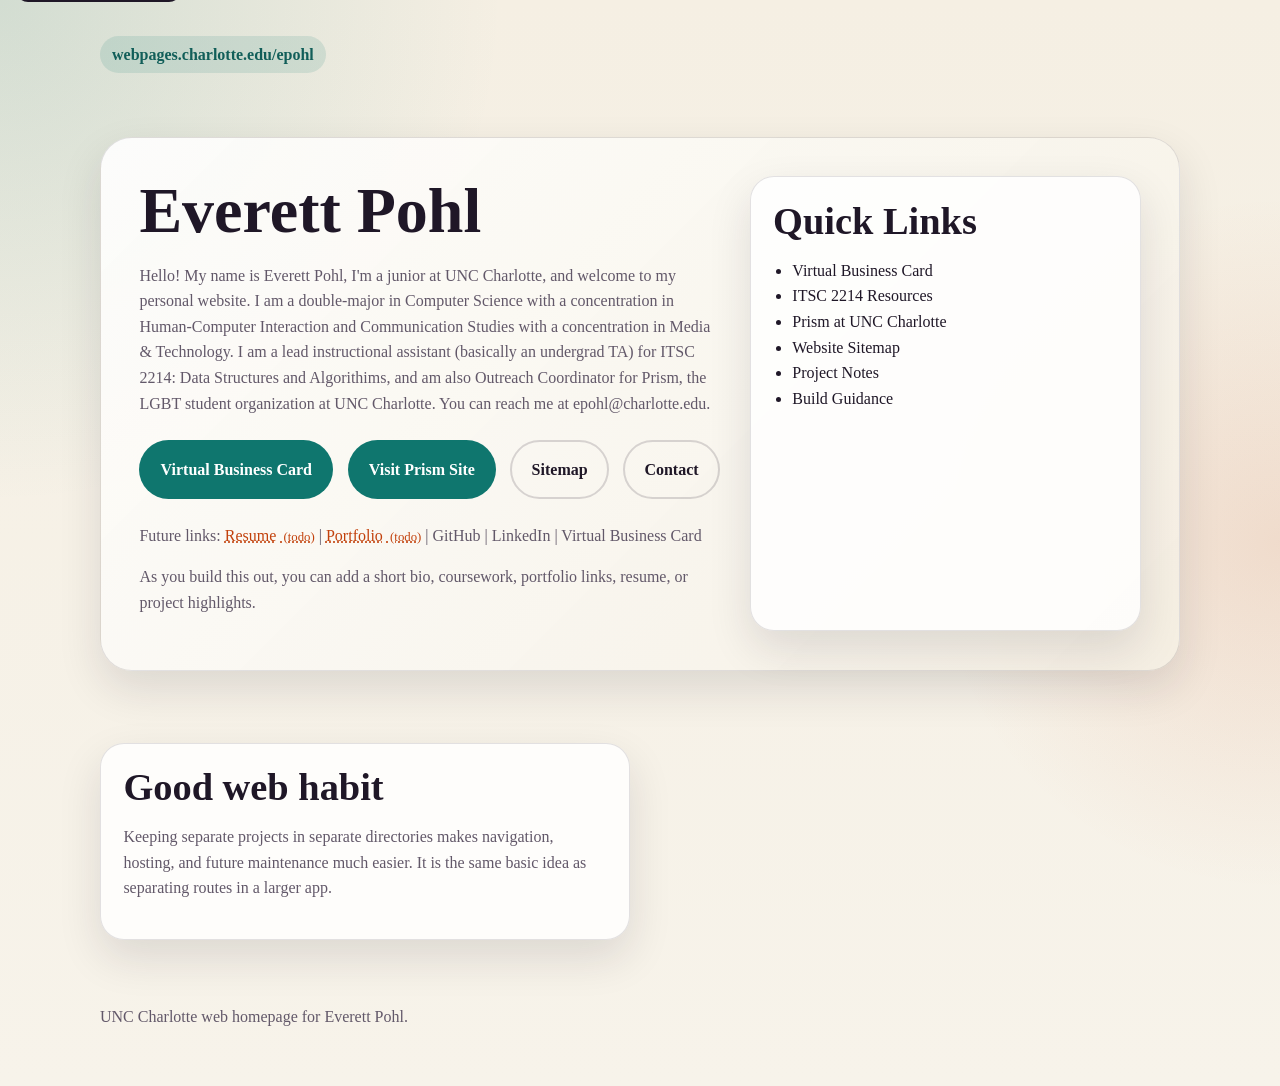
<file: index.html>
<!DOCTYPE html>
<html lang="en">
  <head>
    <meta charset="UTF-8" />
    <meta name="viewport" content="width=device-width, initial-scale=1.0" />
    <meta
      name="description"
      content="Everett Pohl's homepage at UNC Charlotte, with links to projects, work, and the Prism student organization site."
    />
    <title>Everett Pohl | UNC Charlotte</title>
    <style>
      :root {
        --bg: #f7f3ea;
        --surface: rgba(255, 255, 255, 0.82);
        --text: #1f1727;
        --muted: #625869;
        --border: rgba(31, 23, 39, 0.12);
        --primary: #0f766e;
        --primary-dark: #115e59;
        --accent: #c2410c;
        --shadow: 0 18px 44px rgba(34, 25, 45, 0.12);
        --max-width: 1080px;
        --radius: 24px;
      }

      * {
        box-sizing: border-box;
      }

      body {
        margin: 0;
        font-family: Georgia, "Times New Roman", serif;
        line-height: 1.6;
        color: var(--text);
        overflow-wrap: break-word;
        background:
          radial-gradient(circle at top left, rgba(15, 118, 110, 0.15), transparent 30%),
          radial-gradient(circle at right, rgba(194, 65, 12, 0.12), transparent 25%),
          linear-gradient(180deg, #f5efe3 0%, var(--bg) 100%);
      }

      a {
        color: inherit;
      }

      .skip-link {
        position: absolute;
        left: 1rem;
        top: -3rem;
        padding: 0.75rem 1rem;
        background: var(--text);
        color: #fff;
        border-radius: 0.75rem;
      }

      .skip-link:focus {
        top: 1rem;
      }

      .wrap {
        width: min(calc(100% - 2rem), var(--max-width));
        margin: 0 auto;
      }

      header {
        padding: 1.25rem 0 0;
      }

      .hero {
        padding: 3rem 0 2rem;
      }

      .hero-panel {
        display: grid;
        grid-template-columns: 1.5fr 1fr;
        gap: 1.5rem;
        padding: clamp(1.5rem, 3vw, 3rem);
        border-radius: 2rem;
        border: 1px solid var(--border);
        background: linear-gradient(135deg, rgba(255, 255, 255, 0.88), rgba(245, 239, 227, 0.9));
        box-shadow: var(--shadow);
      }

      .eyebrow {
        display: inline-block;
        margin-bottom: 1rem;
        padding: 0.35rem 0.75rem;
        border-radius: 999px;
        background: rgba(15, 118, 110, 0.12);
        color: var(--primary-dark);
        font-weight: 700;
      }

      h1,
      h2,
      h3 {
        line-height: 1.1;
        margin-top: 0;
      }

      h1 {
        font-size: clamp(2.6rem, 5vw, 4.8rem);
        margin-bottom: 1rem;
      }

      h2 {
        font-size: clamp(1.8rem, 3vw, 2.6rem);
        margin-bottom: 0.75rem;
      }

      p {
        color: var(--muted);
      }

      .cta-row {
        display: flex;
        flex-wrap: wrap;
        gap: 0.9rem;
        margin: 1.5rem 0;
      }

      .button {
        display: inline-block;
        padding: 0.9rem 1.2rem;
        border-radius: 999px;
        text-decoration: none;
        font-weight: 700;
        border: 2px solid transparent;
        text-align: center;
      }

      .button-primary {
        background: var(--primary);
        color: #fff;
      }

      .button-primary:hover,
      .button-primary:focus-visible {
        background: var(--primary-dark);
        outline: none;
      }

      .button-secondary {
        border-color: rgba(31, 23, 39, 0.16);
      }

      .button-secondary:hover,
      .button-secondary:focus-visible {
        border-color: var(--text);
        outline: none;
      }

      .card {
        padding: 1.4rem;
        border-radius: var(--radius);
        border: 1px solid var(--border);
        background: var(--surface);
        box-shadow: var(--shadow);
      }

      .section {
        padding: 2.5rem 0 0;
      }

      .grid {
        display: grid;
        gap: 1.25rem;
      }

      .two-up {
        grid-template-columns: repeat(2, minmax(0, 1fr));
      }

      ul {
        padding-left: 1.2rem;
      }

      footer {
        padding: 3rem 0 2.5rem;
      }

      @media (max-width: 800px) {
        .hero-panel,
        .two-up {
          grid-template-columns: 1fr;
        }
      }

      @media (max-width: 480px) {
        .wrap {
          width: min(calc(100% - 1.25rem), var(--max-width));
        }

        .hero {
          padding-top: 1.5rem;
        }

        .hero-panel,
        .card {
          padding: 1.25rem;
          border-radius: 1.6rem;
        }

        h1 {
          font-size: clamp(2rem, 11vw, 2.6rem);
        }

        h2 {
          font-size: clamp(1.55rem, 8vw, 2rem);
        }

        .cta-row {
          flex-direction: column;
        }

        .cta-row .button {
          width: 100%;
        }
      }
    </style>
    <link rel="stylesheet" href="/styles/todo-links.css">
  </head>
  <body>
    <a class="skip-link" href="#main-content">Skip to main content</a>

    <header class="wrap">
      <p class="eyebrow">webpages.charlotte.edu/epohl</p>
    </header>

    <main id="main-content" class="wrap">
      <section class="hero" aria-labelledby="home-title">
        <div class="hero-panel">
          <div>
            <h1 id="home-title">Everett Pohl</h1>
            <p>
              Hello! My name is Everett Pohl, I'm a junior at UNC Charlotte, and welcome to my personal website. 
              I am a double-major in Computer Science with a concentration in Human-Computer Interaction and 
              Communication Studies with a concentration in Media & Technology. I am a lead instructional assistant 
              (basically an undergrad TA) for <a href="itsc2214.html">ITSC 2214: Data Structures and Algorithims</a>, and am also Outreach Coordinator
              for Prism, the LGBT student organization at UNC Charlotte. You can reach me at <a href="mailto:epohl@charlotte.edu">epohl@charlotte.edu</a>. 
            </p>
            <div class="cta-row">
              <a class="button button-primary" href="card.html">Virtual Business Card</a>
              <a class="button button-primary" href="/epohl/prism/">Visit Prism Site</a>
              <a class="button button-secondary" href="sitemap.html">Sitemap</a>
              <a class="button button-secondary" href="mailto:epohl@charlotte.edu">Contact</a>
            </div>
            <p>              
              <!-- TODO: Add links to resume, portfolio, and GitHub -->
              Future links: 
              <a href="#" title="TODO: add resume link" data-status="todo" data-todo="Add resume link" data-category="content">Resume</a> |
              <a href="#" title="TODO: add portfolio link" data-status="todo" data-todo="Add portfolio link" data-category="content">Portfolio</a> |
              <a href="https://github.com/everpohl">GitHub</a> |
              <a href="https://www.linkedin.com/in/everettpohl/">LinkedIn</a> |
              <a href="card.html">Virtual Business Card</a>
            </p>
            <p>
              As you build this out, you can add a short bio, coursework, portfolio links, resume,
              or project highlights.
            </p>
          </div>

          <aside class="card" aria-labelledby="quick-links-title">
            <h2 id="quick-links-title">Quick Links</h2>
            <ul>
              <li><a href="card.html">Virtual Business Card</a></li>
              <li><a href="itsc2214.html">ITSC 2214 Resources</a></li>
              <li><a href="/epohl/prism/">Prism at UNC Charlotte</a></li>
              <li><a href="sitemap.html">Website Sitemap</a></li>
              <li><a href="notes/project-context.md">Project Notes</a></li>
              <li><a href="prism/agents.md">Build Guidance</a></li>
            </ul>
          </aside>
        </div>
      </section>

      <section class="section grid two-up" aria-labelledby="next-title">

        <article class="card">
          <h2>Good web habit</h2>
          <p>
            Keeping separate projects in separate directories makes navigation, hosting, and future
            maintenance much easier. It is the same basic idea as separating routes in a larger app.
          </p>
        </article>
      </section>
    </main>

    <footer class="wrap">
      <p>UNC Charlotte web homepage for Everett Pohl.</p>
    </footer>
  </body>
</html>
</file>
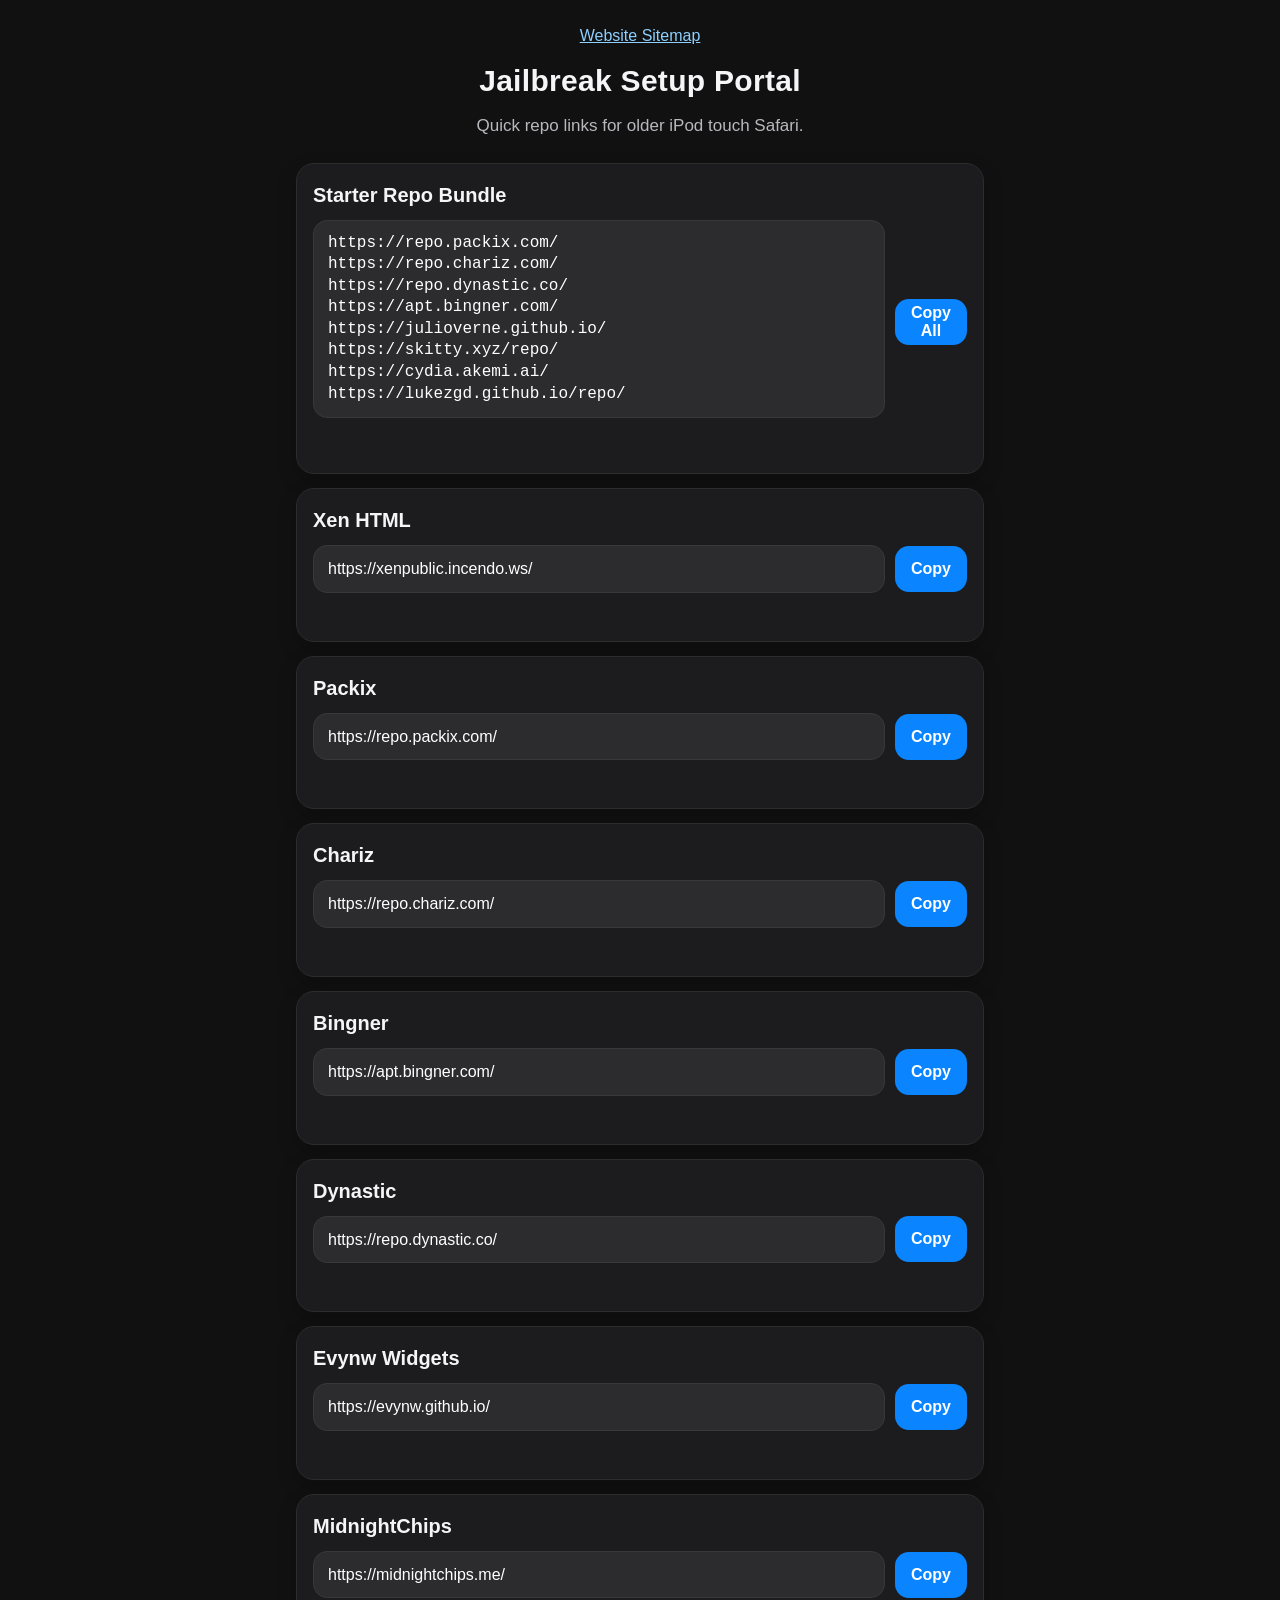
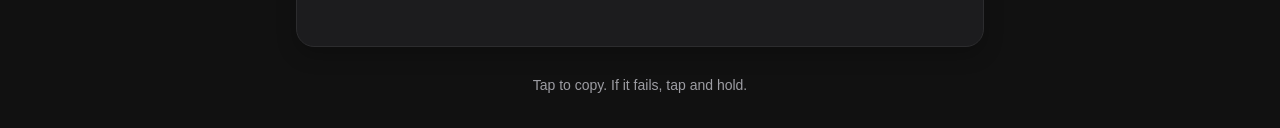
<file: jailbreak/index.html>
<!DOCTYPE html>
<html lang="en">
  <head>
    <meta charset="UTF-8" />
    <meta name="viewport" content="width=device-width, initial-scale=1.0, viewport-fit=cover" />
    <meta
      name="description"
      content="A lightweight jailbreak repository list with copy buttons designed for older Safari browsers."
    />
    <title>Jailbreak Setup Portal</title>
    <style>
      html {
        -webkit-text-size-adjust: 100%;
      }

      body {
        margin: 0;
        padding: 0;
        background: #111111;
        color: #f5f5f7;
        font-family: -apple-system, BlinkMacSystemFont, "Helvetica Neue", Arial, sans-serif;
        line-height: 1.5;
      }

      * {
        box-sizing: border-box;
      }

      .page {
        width: 100%;
        max-width: 720px;
        margin: 0 auto;
        padding: 24px 16px 32px;
      }

      .header {
        text-align: center;
        margin-bottom: 24px;
      }

      .header-link {
        margin: 0 0 10px;
      }

      .header-link a {
        color: #8ed0ff;
      }

      .title {
        margin: 0;
        font-size: 30px;
        font-weight: 700;
        letter-spacing: 0.01em;
      }

      .subtitle {
        margin: 10px 0 0;
        font-size: 17px;
        color: #b8b8be;
      }

      .repo-list {
        margin: 0;
        padding: 0;
        list-style: none;
      }

      .repo-item {
        margin-bottom: 14px;
      }

      .card {
        background: #1c1c1e;
        border: 1px solid #2c2c2e;
        border-radius: 18px;
        padding: 16px;
        box-shadow: 0 8px 20px rgba(0, 0, 0, 0.22);
      }

      .repo-name {
        margin: 0 0 10px;
        font-size: 20px;
        font-weight: 700;
      }

      .repo-actions {
        display: table;
        width: 100%;
        border-spacing: 0;
      }

      .repo-url-wrap,
      .repo-button-wrap {
        display: table-cell;
        vertical-align: middle;
      }

      .repo-button-wrap {
        width: 1%;
        padding-left: 10px;
      }

      .repo-url {
        width: 100%;
        min-height: 46px;
        padding: 12px 14px;
        border: 1px solid #38383a;
        border-radius: 14px;
        background: #2c2c2e;
        color: #ffffff;
        font-size: 16px;
        line-height: 1.35;
        appearance: none;
        -webkit-appearance: none;
      }

      .repo-url:focus {
        outline: none;
        border-color: #0a84ff;
        box-shadow: 0 0 0 2px rgba(10, 132, 255, 0.22);
      }

      .repo-url-multiline {
        resize: none;
        overflow: auto;
        white-space: pre;
      }

      .copy-button {
        min-height: 46px;
        padding: 0 16px;
        border: 0;
        border-radius: 14px;
        background: #0a84ff;
        color: #ffffff;
        font-size: 16px;
        font-weight: 600;
        cursor: pointer;
        -webkit-appearance: none;
        appearance: none;
      }

      .copy-button:active {
        background: #0067d6;
      }

      .status {
        margin-top: 10px;
        min-height: 22px;
        font-size: 14px;
        color: #8ed0ff;
      }

      .footer {
        margin-top: 28px;
        text-align: center;
        font-size: 14px;
        color: #9d9da3;
      }

      @media screen and (max-width: 520px) {
        .page {
          padding: 20px 14px 28px;
        }

        .title {
          font-size: 27px;
        }

        .repo-actions,
        .repo-url-wrap,
        .repo-button-wrap {
          display: block;
          width: 100%;
        }

        .repo-button-wrap {
          padding-left: 0;
          padding-top: 10px;
        }

        .copy-button {
          width: 100%;
        }
      }
    </style>
  </head>
  <body>
    <main class="page">
      <header class="header">
        <p class="header-link"><a href="../sitemap.html">Website Sitemap</a></p>
        <h1 class="title">Jailbreak Setup Portal</h1>
        <p class="subtitle">Quick repo links for older iPod touch Safari.</p>
      </header>

      <ul class="repo-list">
        <li class="repo-item">
          <section class="card">
            <h2 class="repo-name">Starter Repo Bundle</h2>
            <div class="repo-actions">
              <div class="repo-url-wrap">
                <textarea
                  class="repo-url repo-url-multiline"
                  rows="8"
                  readonly
                  aria-label="Starter jailbreak repository bundle"
                >https://repo.packix.com/
https://repo.chariz.com/
https://repo.dynastic.co/
https://apt.bingner.com/
https://julioverne.github.io/
https://skitty.xyz/repo/
https://cydia.akemi.ai/
https://lukezgd.github.io/repo/</textarea>
              </div>
              <div class="repo-button-wrap">
                <button class="copy-button" type="button">Copy All</button>
              </div>
            </div>
            <div class="status" aria-live="polite"></div>
          </section>
        </li>

        <li class="repo-item">
          <section class="card">
            <h2 class="repo-name">Xen HTML</h2>
            <div class="repo-actions">
              <div class="repo-url-wrap">
                <input
                  class="repo-url"
                  type="text"
                  readonly
                  value="https://xenpublic.incendo.ws/"
                  aria-label="Xen HTML repository URL"
                />
              </div>
              <div class="repo-button-wrap">
                <button class="copy-button" type="button">Copy</button>
              </div>
            </div>
            <div class="status" aria-live="polite"></div>
          </section>
        </li>

        <li class="repo-item">
          <section class="card">
            <h2 class="repo-name">Packix</h2>
            <div class="repo-actions">
              <div class="repo-url-wrap">
                <input
                  class="repo-url"
                  type="text"
                  readonly
                  value="https://repo.packix.com/"
                  aria-label="Packix repository URL"
                />
              </div>
              <div class="repo-button-wrap">
                <button class="copy-button" type="button">Copy</button>
              </div>
            </div>
            <div class="status" aria-live="polite"></div>
          </section>
        </li>

        <li class="repo-item">
          <section class="card">
            <h2 class="repo-name">Chariz</h2>
            <div class="repo-actions">
              <div class="repo-url-wrap">
                <input
                  class="repo-url"
                  type="text"
                  readonly
                  value="https://repo.chariz.com/"
                  aria-label="Chariz repository URL"
                />
              </div>
              <div class="repo-button-wrap">
                <button class="copy-button" type="button">Copy</button>
              </div>
            </div>
            <div class="status" aria-live="polite"></div>
          </section>
        </li>

        <li class="repo-item">
          <section class="card">
            <h2 class="repo-name">Bingner</h2>
            <div class="repo-actions">
              <div class="repo-url-wrap">
                <input
                  class="repo-url"
                  type="text"
                  readonly
                  value="https://apt.bingner.com/"
                  aria-label="Bingner repository URL"
                />
              </div>
              <div class="repo-button-wrap">
                <button class="copy-button" type="button">Copy</button>
              </div>
            </div>
            <div class="status" aria-live="polite"></div>
          </section>
        </li>

        <li class="repo-item">
          <section class="card">
            <h2 class="repo-name">Dynastic</h2>
            <div class="repo-actions">
              <div class="repo-url-wrap">
                <input
                  class="repo-url"
                  type="text"
                  readonly
                  value="https://repo.dynastic.co/"
                  aria-label="Dynastic repository URL"
                />
              </div>
              <div class="repo-button-wrap">
                <button class="copy-button" type="button">Copy</button>
              </div>
            </div>
            <div class="status" aria-live="polite"></div>
          </section>
        </li>

        <li class="repo-item">
          <section class="card">
            <h2 class="repo-name">Evynw Widgets</h2>
            <div class="repo-actions">
              <div class="repo-url-wrap">
                <input
                  class="repo-url"
                  type="text"
                  readonly
                  value="https://evynw.github.io/"
                  aria-label="Evynw Widgets repository URL"
                />
              </div>
              <div class="repo-button-wrap">
                <button class="copy-button" type="button">Copy</button>
              </div>
            </div>
            <div class="status" aria-live="polite"></div>
          </section>
        </li>

        <li class="repo-item">
          <section class="card">
            <h2 class="repo-name">MidnightChips</h2>
            <div class="repo-actions">
              <div class="repo-url-wrap">
                <input
                  class="repo-url"
                  type="text"
                  readonly
                  value="https://midnightchips.me/"
                  aria-label="MidnightChips repository URL"
                />
              </div>
              <div class="repo-button-wrap">
                <button class="copy-button" type="button">Copy</button>
              </div>
            </div>
            <div class="status" aria-live="polite"></div>
          </section>
        </li>
      </ul>

      <footer class="footer">Tap to copy. If it fails, tap and hold.</footer>
    </main>

    <script>
      (function () {
        function setReadonlyState(field, enabled) {
          if (enabled) {
            field.setAttribute("readonly", "readonly");
          } else {
            field.removeAttribute("readonly");
          }
        }

        function selectUrl(field) {
          field.focus();
          setReadonlyState(field, false);
          field.select();
          if (field.setSelectionRange) {
            field.setSelectionRange(0, field.value.length);
          }
          setReadonlyState(field, true);
        }

        function clearStatuses(statuses) {
          var i;
          for (i = 0; i < statuses.length; i += 1) {
            statuses[i].innerHTML = "";
          }
        }

        function attachCopyHandlers() {
          var buttons = document.getElementsByClassName("copy-button");
          var inputs = document.getElementsByClassName("repo-url");
          var statuses = document.getElementsByClassName("status");
          var i;

          for (i = 0; i < inputs.length; i += 1) {
            (function (input) {
              input.onclick = function () {
                selectUrl(input);
              };
            })(inputs[i]);
          }

          for (i = 0; i < buttons.length; i += 1) {
            (function (button, input, status) {
              button.onclick = function () {
                var copied = false;

                clearStatuses(statuses);
                selectUrl(input);

                try {
                  copied = document.execCommand("copy");
                } catch (error) {
                  copied = false;
                }

                if (copied) {
                  status.innerHTML = "Copied to clipboard.";
                } else {
                  status.innerHTML = "Copy did not work. The link is selected for manual copy.";
                }
              };
            })(buttons[i], inputs[i], statuses[i]);
          }
        }

        if (document.readyState === "loading") {
          document.addEventListener("DOMContentLoaded", attachCopyHandlers);
        } else {
          attachCopyHandlers();
        }
      })();
    </script>
  </body>
</html>
</file>
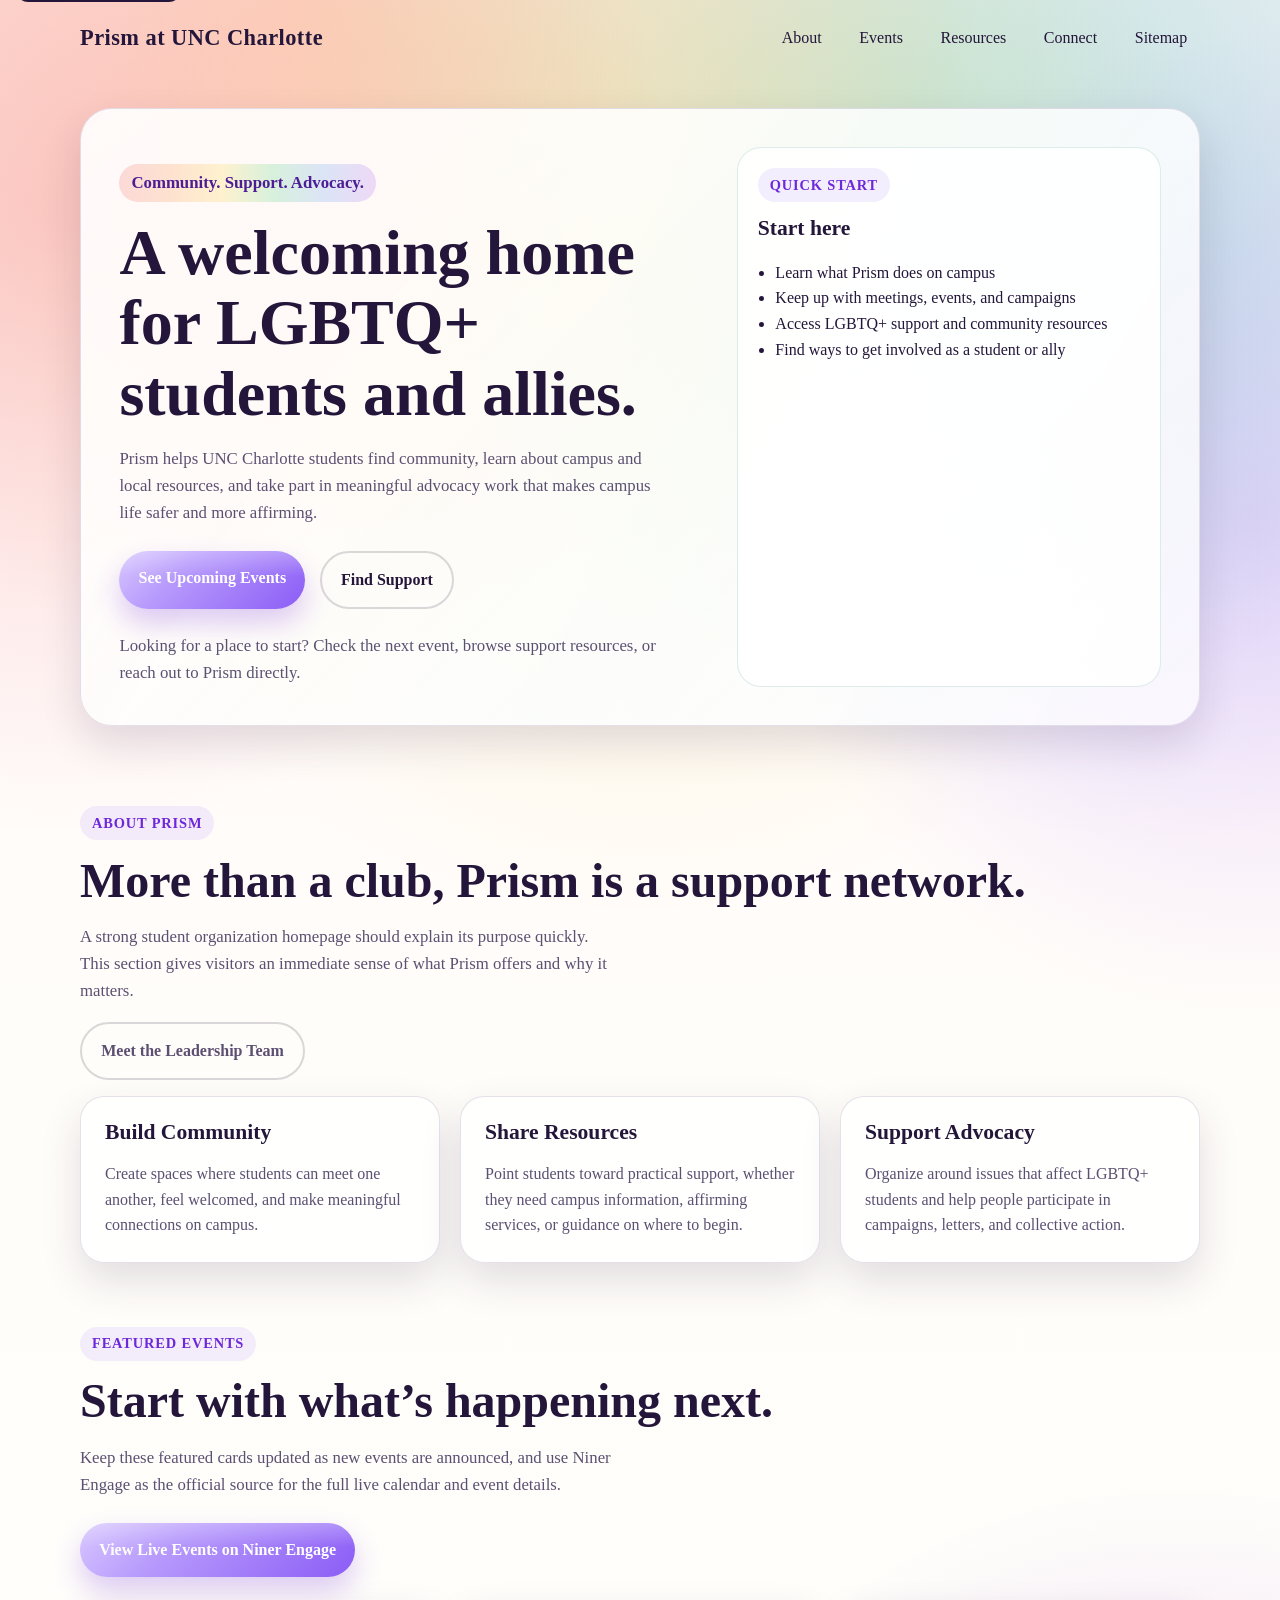
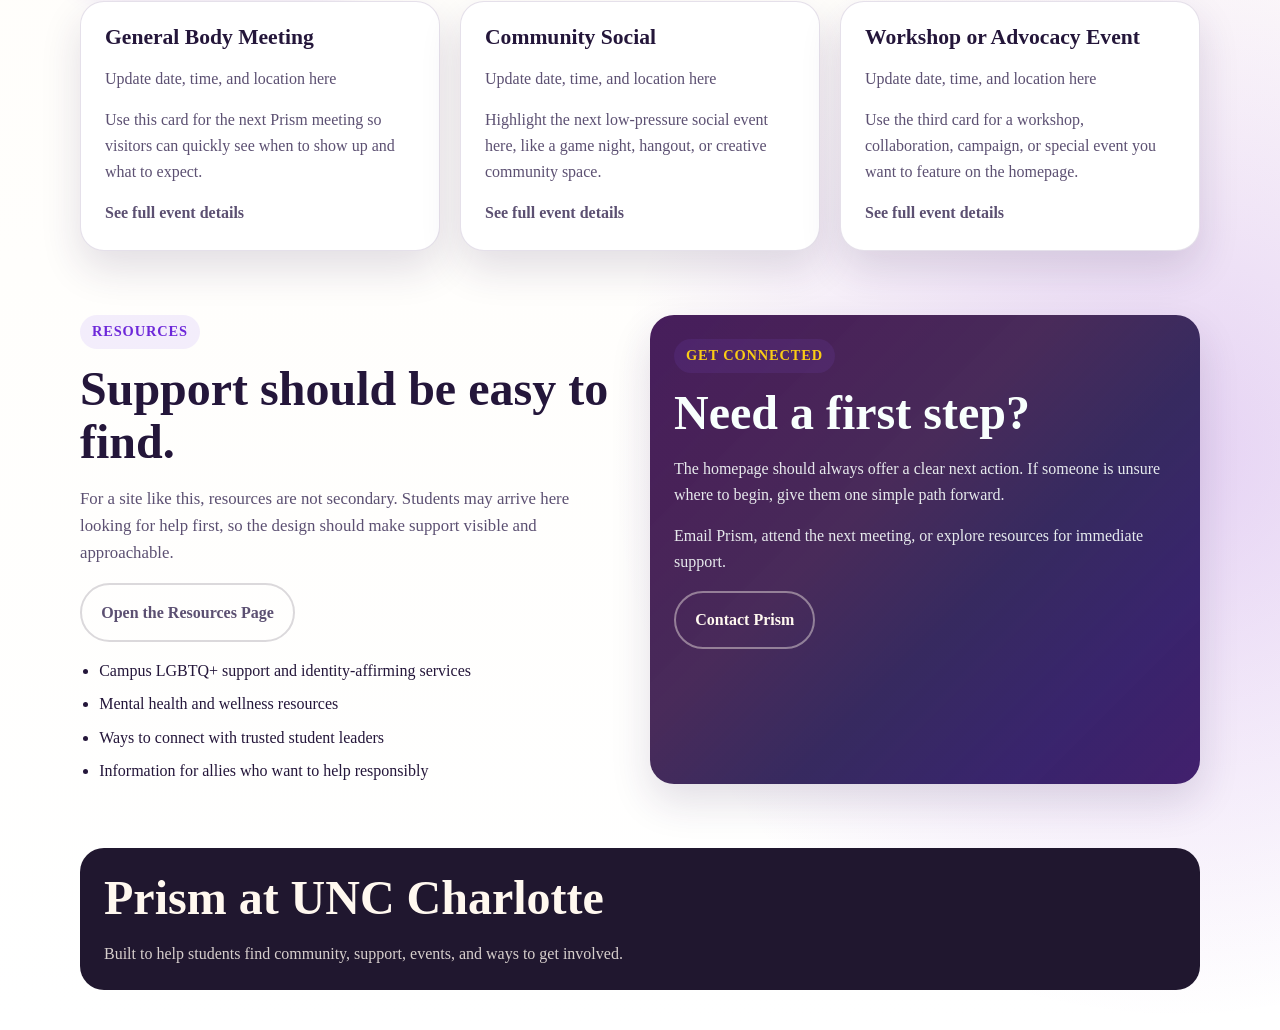
<file: prism/index.html>
<!DOCTYPE html>
<html lang="en">
  <head>
    <meta charset="UTF-8" />
    <meta name="viewport" content="width=device-width, initial-scale=1.0" />
    <meta
      name="description"
      content="Prism at UNC Charlotte builds LGBTQ+ community, shares resources, and supports advocacy for students and allies."
    />
    <title>Prism at UNC Charlotte</title>
    <link rel="stylesheet" href="styles/base.css" />
    <link rel="stylesheet" href="styles/theme-default.css" />
  </head>
  <body class="theme-default home-page">
    <a class="skip-link" href="#main-content">Skip to main content</a>

    <header class="site-header">
      <a class="brand" href="index.html">Prism at UNC Charlotte</a>
      <nav aria-label="Primary">
        <ul class="nav-list">
          <li><a href="about.html">About</a></li>
          <li><a href="#events">Events</a></li>
          <li><a href="resources.html">Resources</a></li>
          <li><a href="#connect">Connect</a></li>
          <li><a href="../sitemap.html">Sitemap</a></li>
        </ul>
      </nav>
    </header>

    <main id="main-content">
      <section class="hero" aria-labelledby="hero-title">
        <div class="hero-panel">
          <div class="hero-copy">
            <p class="eyebrow">Community. Support. Advocacy.</p>
            <h1 id="hero-title">A welcoming home for LGBTQ+ students and allies.</h1>
            <p>
              Prism helps UNC Charlotte students find community, learn about campus and local
              resources, and take part in meaningful advocacy work that makes campus life safer
              and more affirming.
            </p>
            <div class="cta-row">
              <a class="button button-primary" href="#events">See Upcoming Events</a>
              <a class="button button-secondary" href="resources.html">Find Support</a>
            </div>
            <p class="hero-note">
              Looking for a place to start? Check the next event, browse support resources, or
              reach out to Prism directly.
            </p>
          </div>

          <aside class="hero-card" aria-labelledby="quick-info-title">
            <div>
              <span class="tag">Quick Start</span>
              <h2 id="quick-info-title">Start here</h2>
            </div>
            <ul>
              <li>Learn what Prism does on campus</li>
              <li>Keep up with meetings, events, and campaigns</li>
              <li>Access LGBTQ+ support and community resources</li>
              <li>Find ways to get involved as a student or ally</li>
            </ul>
          </aside>
        </div>
      </section>

      <section class="section" id="about" aria-labelledby="about-title">
        <span class="tag">About Prism</span>
        <h2 id="about-title">More than a club, Prism is a support network.</h2>
        <p class="section-intro">
          A strong student organization homepage should explain its purpose quickly. This section
          gives visitors an immediate sense of what Prism offers and why it matters.
        </p>
        <p>
          <a class="button button-secondary" href="about.html">Meet the Leadership Team</a>
        </p>
        <div class="grid three-up">
          <article class="card">
            <h3>Build Community</h3>
            <p>
              Create spaces where students can meet one another, feel welcomed, and make
              meaningful connections on campus.
            </p>
          </article>
          <article class="card">
            <h3>Share Resources</h3>
            <p>
              Point students toward practical support, whether they need campus information,
              affirming services, or guidance on where to begin.
            </p>
          </article>
          <article class="card">
            <h3>Support Advocacy</h3>
            <p>
              Organize around issues that affect LGBTQ+ students and help people participate in
              campaigns, letters, and collective action.
            </p>
          </article>
        </div>
      </section>

      <section class="section" id="events" aria-labelledby="events-title">
        <span class="tag">Featured Events</span>
        <h2 id="events-title">Start with what’s happening next.</h2>
        <p class="section-intro">
          Keep these featured cards updated as new events are announced, and use Niner Engage as
          the official source for the full live calendar and event details.
        </p>
        <div class="button-row">
          <a
            class="button button-primary"
            data-prism-events-link
            href="https://ninerengage.charlotte.edu/events"
            target="_blank"
            rel="noreferrer"
          >
            View Live Events on Niner Engage
          </a>
        </div>
        <noscript>
          <p class="section-intro">
            Enable JavaScript to load the featured events, or use the Niner Engage button above to
            see the full event calendar.
          </p>
        </noscript>
        <div class="grid three-up" id="featured-events"></div>
      </section>

      <section class="section" id="resources" aria-labelledby="resources-title">
        <div class="grid two-up">
          <div>
            <span class="tag">Resources</span>
            <h2 id="resources-title">Support should be easy to find.</h2>
            <p class="section-intro">
              For a site like this, resources are not secondary. Students may arrive here looking
              for help first, so the design should make support visible and approachable.
            </p>
            <p>
              <a class="button button-secondary" href="resources.html">Open the Resources Page</a>
            </p>
            <ul class="resource-list">
              <li>Campus LGBTQ+ support and identity-affirming services</li>
              <li>Mental health and wellness resources</li>
              <li>Ways to connect with trusted student leaders</li>
              <li>Information for allies who want to help responsibly</li>
            </ul>
          </div>

          <aside class="highlight-panel" id="connect" aria-labelledby="connect-title">
            <span class="tag" style="color: #facc15;">Get Connected</span>
            <h2 id="connect-title">Need a first step?</h2>
            <p>
              The homepage should always offer a clear next action. If someone is unsure where to
              begin, give them one simple path forward.
            </p>
            <p>
              Email Prism, attend the next meeting, or explore resources for immediate support.
            </p>
            <a
              class="button button-secondary"
              href="mailto:prism@charlotte.edu"
              style="color: #fff8ef; border-color: rgba(255, 248, 239, 0.42);"
            >
              Contact Prism
            </a>
          </aside>
        </div>
      </section>
    </main>

    <footer class="site-footer">
      <div class="footer-panel">
        <h2>Prism at UNC Charlotte</h2>
        <p>
          Built to help students find community, support, events, and ways to get involved.
        </p>
      </div>
    </footer>
    <script src="scripts/site-links.js"></script>
    <script src="scripts/events-data.js"></script>
    <script src="scripts/render-events.js"></script>
  </body>
</html>
</file>
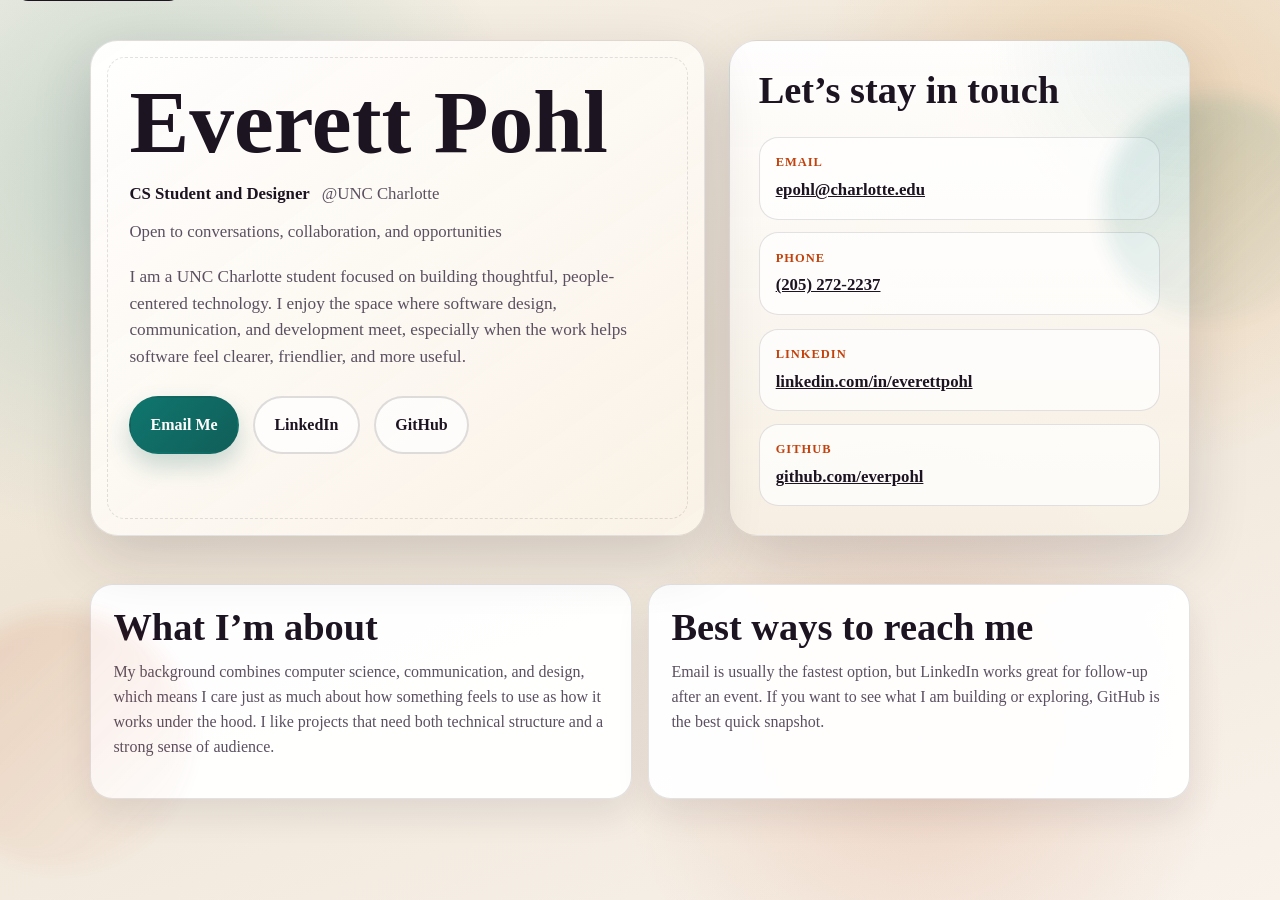
<file: card.html>
<!DOCTYPE html>
<html lang="en">
  <head>
    <meta charset="UTF-8" />
    <meta name="viewport" content="width=device-width, initial-scale=1.0" />
    <meta
      name="description"
      content="Virtual business card for Everett Pohl with contact details, LinkedIn, GitHub, and a quick introduction."
    />
    <title>Everett Pohl | Virtual Business Card</title>
    <style>
      :root {
        --bg: #f4ede3;
        --paper: rgba(255, 250, 242, 0.9);
        --paper-strong: rgba(255, 255, 255, 0.96);
        --text: #1d1422;
        --muted: #5b5061;
        --line: rgba(29, 20, 34, 0.12);
        --teal: #0f766e;
        --teal-deep: #115e59;
        --orange: #c2410c;
        --gold: #d97706;
        --shadow: 0 22px 60px rgba(36, 22, 45, 0.16);
        --radius: 28px;
        --max-width: 1100px;
      }

      * {
        box-sizing: border-box;
      }

      html {
        scroll-behavior: smooth;
      }

      body {
        margin: 0;
        min-height: 100vh;
        color: var(--text);
        font-family: Georgia, "Times New Roman", serif;
        line-height: 1.55;
        background:
          radial-gradient(circle at 12% 20%, rgba(15, 118, 110, 0.22), transparent 28%),
          radial-gradient(circle at 88% 16%, rgba(217, 119, 6, 0.2), transparent 24%),
          radial-gradient(circle at 72% 82%, rgba(194, 65, 12, 0.16), transparent 26%),
          linear-gradient(160deg, #f7f1e7 0%, #efe5d6 44%, #f8f2eb 100%);
      }

      a {
        color: inherit;
      }

      .skip-link {
        position: absolute;
        left: 1rem;
        top: -3rem;
        padding: 0.75rem 1rem;
        border-radius: 0.75rem;
        background: var(--text);
        color: #fff;
      }

      .skip-link:focus {
        top: 1rem;
      }

      .page-shell {
        position: relative;
        overflow: hidden;
      }

      .page-shell::before,
      .page-shell::after {
        content: "";
        position: fixed;
        inset: auto;
        border-radius: 999px;
        pointer-events: none;
        filter: blur(10px);
        opacity: 0.75;
      }

      .page-shell::before {
        width: 14rem;
        height: 14rem;
        top: 6rem;
        right: -3rem;
        background: linear-gradient(135deg, rgba(15, 118, 110, 0.24), rgba(255, 255, 255, 0));
      }

      .page-shell::after {
        width: 16rem;
        height: 16rem;
        bottom: 2rem;
        left: -4rem;
        background: linear-gradient(135deg, rgba(194, 65, 12, 0.18), rgba(255, 255, 255, 0));
      }

      .wrap {
        width: min(calc(100% - 2rem), var(--max-width));
        margin: 0 auto;
      }

      .topbar {
        display: flex;
        justify-content: space-between;
        align-items: center;
        gap: 1rem;
        padding: 1.25rem 0 0;
      }

      .eyebrow,
      .mini-label {
        display: inline-block;
        padding: 0.38rem 0.8rem;
        border-radius: 999px;
        font-size: 0.82rem;
        font-weight: 700;
        letter-spacing: 0.08em;
        text-transform: uppercase;
      }

      .eyebrow {
        color: var(--teal-deep);
        background: rgba(15, 118, 110, 0.12);
      }

      .mini-label {
        color: var(--orange);
        background: rgba(194, 65, 12, 0.1);
      }

      .nav-link {
        color: var(--muted);
        text-decoration: none;
        font-weight: 700;
      }

      .nav-link:hover,
      .nav-link:focus-visible {
        color: var(--text);
        outline: none;
      }

      .hero {
        padding: 2.5rem 0 3rem;
      }

      .hero-grid {
        display: grid;
        grid-template-columns: 1.2fr 0.9fr;
        gap: 1.5rem;
        align-items: stretch;
      }

      .panel,
      .spotlight-card,
      .info-card {
        border: 1px solid var(--line);
        border-radius: var(--radius);
        box-shadow: var(--shadow);
      }

      .panel {
        position: relative;
        overflow: hidden;
        padding: clamp(1.6rem, 3vw, 3rem);
        background:
          linear-gradient(145deg, rgba(255, 255, 255, 0.92), rgba(249, 241, 228, 0.86)),
          var(--paper);
      }

      .panel::after {
        content: "";
        position: absolute;
        inset: 1rem;
        border-radius: calc(var(--radius) - 10px);
        border: 1px dashed rgba(29, 20, 34, 0.12);
        pointer-events: none;
      }

      h1,
      h2,
      h3,
      p {
        margin-top: 0;
      }

      h1 {
        font-size: clamp(3rem, 7vw, 5.6rem);
        line-height: 0.95;
        margin-bottom: 1rem;
      }

      h2 {
        font-size: clamp(1.6rem, 3vw, 2.4rem);
        line-height: 1.05;
        margin-bottom: 0.8rem;
      }

      .role-line {
        display: flex;
        flex-wrap: wrap;
        gap: 0.75rem;
        align-items: center;
        margin-bottom: 1.2rem;
        color: var(--muted);
        font-size: 1.05rem;
      }

      .role-line strong {
        color: var(--text);
      }

      .lead {
        max-width: 40rem;
        font-size: 1.08rem;
        color: var(--muted);
      }

      .cta-row {
        display: flex;
        flex-wrap: wrap;
        gap: 0.9rem;
        margin: 1.6rem 0 0;
      }

      .button {
        display: inline-flex;
        align-items: center;
        justify-content: center;
        min-height: 3rem;
        padding: 0.9rem 1.2rem;
        border-radius: 999px;
        border: 2px solid transparent;
        text-decoration: none;
        font-weight: 700;
        transition:
          transform 160ms ease,
          box-shadow 160ms ease,
          border-color 160ms ease,
          background 160ms ease;
      }

      .button:hover,
      .button:focus-visible {
        transform: translateY(-2px);
        outline: none;
      }

      .button-primary {
        color: #fff;
        background: linear-gradient(135deg, var(--teal), var(--teal-deep));
        box-shadow: 0 12px 24px rgba(17, 94, 89, 0.22);
      }

      .button-secondary {
        background: rgba(255, 255, 255, 0.7);
        border-color: rgba(29, 20, 34, 0.14);
      }

      .button-secondary:hover,
      .button-secondary:focus-visible {
        border-color: var(--text);
      }

      .signal-list {
        display: grid;
        grid-template-columns: repeat(3, minmax(0, 1fr));
        gap: 0.85rem;
        margin-top: 1.5rem;
      }

      .signal {
        padding: 1rem;
        border-radius: 1.2rem;
        background: rgba(255, 255, 255, 0.76);
        border: 1px solid rgba(29, 20, 34, 0.08);
      }

      .signal strong {
        display: block;
        margin-bottom: 0.3rem;
        font-size: 1.08rem;
      }

      .signal span {
        color: var(--muted);
        font-size: 0.94rem;
      }

      .spotlight-card {
        display: grid;
        align-content: start;
        gap: 0.9rem;
        padding: 1.8rem;
        background:
          radial-gradient(circle at top right, rgba(15, 118, 110, 0.1), transparent 30%),
          linear-gradient(180deg, rgba(255, 255, 255, 0.95), rgba(247, 239, 227, 0.92));
        color: var(--text);
      }

      .spotlight-top {
        display: flex;
        justify-content: space-between;
        align-items: start;
        gap: 1rem;
      }

      .badge {
        display: inline-block;
        padding: 0.4rem 0.75rem;
        margin-bottom: 0.7rem;
        border-radius: 999px;
        color: var(--orange);
        background: rgba(194, 65, 12, 0.1);
        font-size: 0.8rem;
        font-weight: 700;
        letter-spacing: 0.08em;
        text-transform: uppercase;
      }

      .contact-stack,
      .links-stack {
        display: grid;
        gap: 0.8rem;
      }

      .info-card {
        padding: 0.95rem 1rem;
        border-radius: 1.2rem;
        background: rgba(255, 255, 255, 0.72);
        box-shadow: none;
      }

      .info-card p,
      .spotlight-card p {
        color: var(--muted);
      }

      .info-label {
        display: block;
        margin-bottom: 0.28rem;
        color: var(--orange);
        font-size: 0.78rem;
        font-weight: 700;
        letter-spacing: 0.08em;
        text-transform: uppercase;
      }

      .info-value {
        font-size: 1.05rem;
        font-weight: 700;
        word-break: break-word;
      }

      .inline-link {
        color: var(--text);
      }

      .inline-link:hover,
      .inline-link:focus-visible {
        color: var(--teal-deep);
        outline: none;
      }

      .section {
        padding: 0 0 3rem;
      }

      .details-grid {
        display: grid;
        grid-template-columns: repeat(2, minmax(0, 1fr));
        gap: 1rem;
      }

      .paper-card {
        padding: 1.4rem;
        border-radius: 1.4rem;
        border: 1px solid var(--line);
        background: var(--paper-strong);
        box-shadow: 0 16px 34px rgba(36, 22, 45, 0.09);
      }

      .paper-card p {
        color: var(--muted);
      }

      .tag-row {
        display: flex;
        flex-wrap: wrap;
        gap: 0.65rem;
        margin-top: 1rem;
      }

      .tag {
        padding: 0.5rem 0.85rem;
        border-radius: 999px;
        background: rgba(15, 118, 110, 0.08);
        color: var(--teal-deep);
        font-size: 0.92rem;
        font-weight: 700;
      }

      footer {
        padding: 0 0 2.5rem;
      }

      footer p {
        margin: 0;
        color: var(--muted);
        text-align: center;
      }

      @media (max-width: 860px) {
        .hero-grid,
        .details-grid,
        .signal-list {
          grid-template-columns: 1fr;
        }

        .topbar {
          align-items: start;
          flex-direction: column;
        }
      }

      @media (max-width: 520px) {
        .wrap {
          width: min(calc(100% - 1.25rem), var(--max-width));
        }

        .hero {
          padding-top: 1.5rem;
        }

        .panel,
        .spotlight-card,
        .paper-card,
        .info-card {
          border-radius: 1.4rem;
        }

        h1 {
          font-size: clamp(2.45rem, 14vw, 3.5rem);
        }

        .cta-row .button {
          width: 100%;
        }
      }
    </style>
  </head>
  <body>
    <a class="skip-link" href="#main-content">Skip to main content</a>

    <div class="page-shell">

      <main id="main-content" class="wrap">
        <section class="hero" aria-labelledby="card-title">
          <div class="hero-grid">
            <article class="panel">
              <h1 id="card-title">Everett Pohl</h1>
              <div class="role-line">
                <strong>CS Student and Designer</strong> @UNC Charlotte
                <span>Open to conversations, collaboration, and opportunities</span>
              </div>
              <p class="lead">
                I am a UNC Charlotte student focused on building thoughtful, people-centered technology.
                I enjoy the space where software design, communication, and development meet, especially
                when the work helps software feel clearer, friendlier, and more useful.
              </p>
	              <div class="cta-row">
	                <a class="button button-primary" href="mailto:epohl@charlotte.edu">Email Me</a>
	                <a class="button button-secondary" href="https://www.linkedin.com/in/everettpohl/">LinkedIn</a>
	                <a class="button button-secondary" href="https://github.com/everpohl">GitHub</a>
	              </div>
	            </article>

            <aside class="spotlight-card" aria-labelledby="connect-title">
              <div class="spotlight-top">
                <div>
                  <h2 id="connect-title">Let’s stay in touch</h2>
                </div>
              </div>

              <div class="contact-stack">
                <div class="info-card">
                  <span class="info-label">Email</span>
                  <a class="info-value inline-link" href="mailto:epohl@charlotte.edu">epohl@charlotte.edu</a>
                </div>
                <div class="info-card">
                  <span class="info-label">Phone</span>
                  <a class="info-value inline-link" href="tel:12052722237">(205) 272-2237</a>
                </div>
              </div>

              <div class="links-stack">
                <div class="info-card">
                  <span class="info-label">LinkedIn</span>
                  <a class="info-value inline-link" href="https://www.linkedin.com/in/everettpohl/">
                    linkedin.com/in/everettpohl
                  </a>
                </div>
                <div class="info-card">
                  <span class="info-label">GitHub</span>
                  <a class="info-value inline-link" href="https://github.com/everpohl">
                    github.com/everpohl
                  </a>
                </div>
              </div>
            </aside>
          </div>
        </section>

        <section class="section" aria-labelledby="more-title">
          <div class="details-grid">
            <article class="paper-card">
              <h2 id="more-title">What I’m about</h2>
              <p>
                My background combines computer science, communication, and design, which means I care
                just as much about how something feels to use as how it works under the hood. I like
                projects that need both technical structure and a strong sense of audience.
              </p>
            </article>

            <article class="paper-card">
              <h2>Best ways to reach me</h2>
              <p>
                Email is usually the fastest option, but LinkedIn works great for follow-up after an event.
                If you want to see what I am building or exploring, GitHub is the best quick snapshot.
              </p>
            </article>
          </div>
        </section>
      </main>
    </div>
  </body>
</html>
</file>
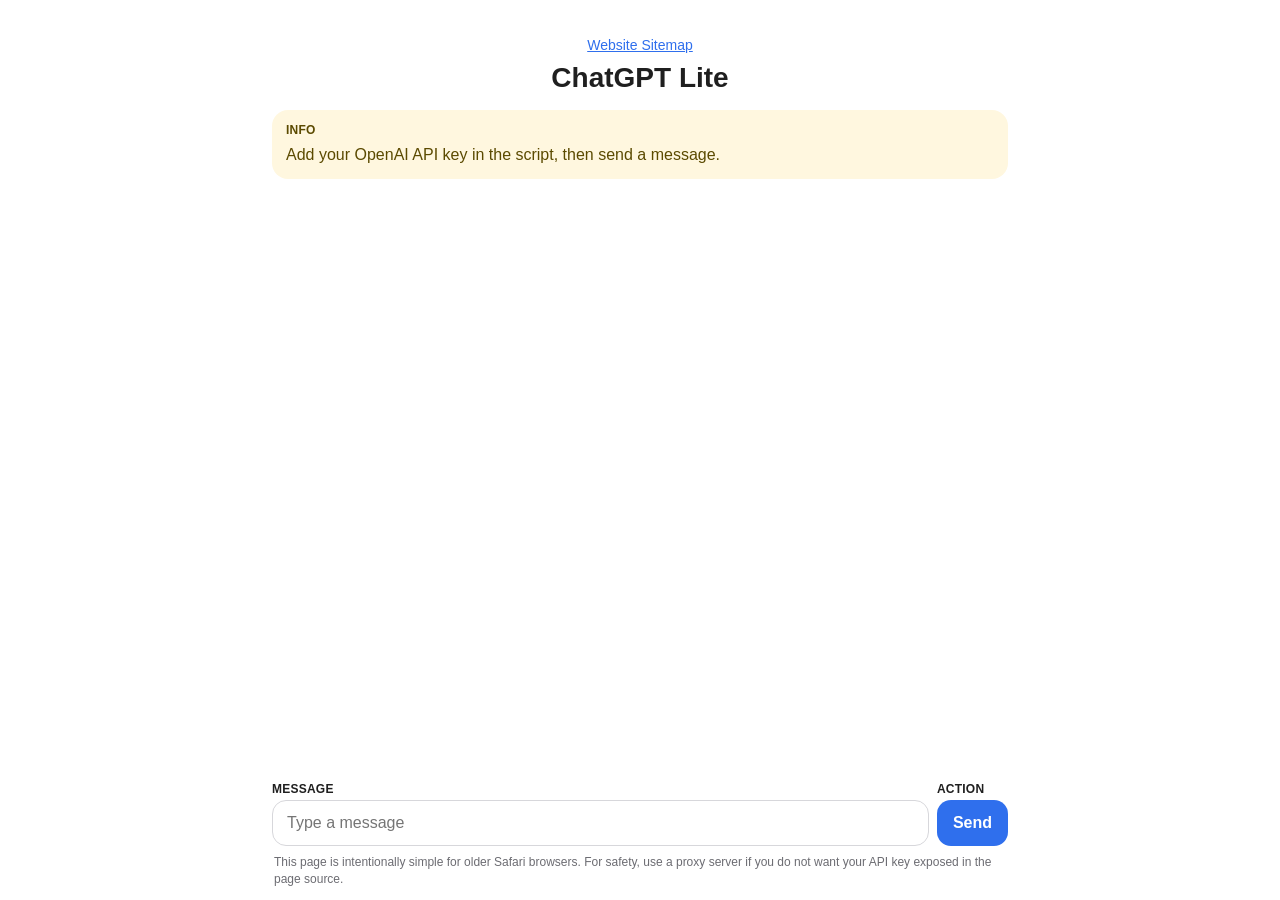
<file: chatgpt-lite.html>
<!DOCTYPE html>
<html lang="en">
  <head>
    <meta charset="UTF-8" />
    <meta
      name="viewport"
      content="width=device-width, initial-scale=1.0, maximum-scale=1.0, user-scalable=no, viewport-fit=cover"
    />
    <meta
      name="description"
      content="A super lightweight ChatGPT interface built for older mobile Safari browsers."
    />
    <title>ChatGPT Lite</title>
    <style>
      html {
        height: 100%;
        -webkit-text-size-adjust: 100%;
      }

      body {
        height: 100%;
        margin: 0;
        background: #ffffff;
        color: #1f1f1f;
        font-family: -apple-system, BlinkMacSystemFont, Arial, sans-serif;
      }

      * {
        box-sizing: border-box;
      }

      .app {
        height: 100%;
        max-width: 760px;
        margin: 0 auto;
        padding: 12px;
      }

      .panel {
        height: 100%;
        display: table;
        width: 100%;
        table-layout: fixed;
      }

      .panel-row {
        display: table-row;
      }

      .header {
        padding: 8px 0 12px;
      }

      .header-links {
        margin-bottom: 8px;
        text-align: center;
      }

      .header-links a {
        color: #2f6fed;
        font-size: 14px;
      }

      .title {
        margin: 0;
        text-align: center;
        font-size: 28px;
        font-weight: 700;
      }

      .chat-wrap {
        height: 100%;
      }

      .chat-area {
        height: 100%;
        overflow-y: auto;
        -webkit-overflow-scrolling: touch;
        padding: 4px 0 12px;
      }

      .message {
        margin: 0 0 10px;
        padding: 12px 14px;
        background: #f1f1f3;
        border-radius: 16px;
        font-size: 16px;
        line-height: 1.45;
        word-wrap: break-word;
      }

      .message-user {
        background: #e9eefc;
      }

      .message-assistant {
        background: #f1f1f3;
      }

      .message-system {
        background: #fff7df;
        color: #5b4a00;
      }

      .message-label {
        display: block;
        margin-bottom: 4px;
        font-size: 12px;
        font-weight: 700;
        letter-spacing: 0.02em;
        text-transform: uppercase;
      }

      .composer {
        padding-top: 10px;
      }

      .composer-form {
        display: table;
        width: 100%;
        border-spacing: 0;
      }

      .composer-input-wrap,
      .composer-button-wrap {
        display: table-cell;
        vertical-align: middle;
      }

      .composer-button-wrap {
        width: 1%;
        padding-left: 8px;
      }

      .composer-input {
        width: 100%;
        min-height: 46px;
        padding: 12px 14px;
        border: 1px solid #d7d7db;
        border-radius: 14px;
        background: #ffffff;
        color: #1f1f1f;
        font-size: 16px;
        appearance: none;
        -webkit-appearance: none;
      }

      .composer-input:focus {
        outline: none;
        border-color: #7b98ff;
      }

      .send-button {
        min-height: 46px;
        padding: 0 16px;
        border: 0;
        border-radius: 14px;
        background: #2f6fed;
        color: #ffffff;
        font-size: 16px;
        font-weight: 600;
        appearance: none;
        -webkit-appearance: none;
      }

      .send-button:active {
        background: #2057bf;
      }

      .send-button[disabled] {
        background: #b8c6ef;
        color: #ffffff;
      }

      .footer-note {
        margin: 8px 2px 0;
        font-size: 12px;
        line-height: 1.4;
        color: #6c6c72;
      }

      @media screen and (max-width: 540px) {
        .app {
          padding: 10px;
        }

        .title {
          font-size: 24px;
        }

        .composer-form,
        .composer-input-wrap,
        .composer-button-wrap {
          display: block;
          width: 100%;
        }

        .composer-button-wrap {
          padding-left: 0;
          padding-top: 8px;
        }

        .send-button {
          width: 100%;
        }
      }
    </style>
  </head>
  <body>
    <main class="app">
      <div class="panel">
        <div class="panel-row">
          <header class="header">
            <p class="header-links"><a href="sitemap.html">Website Sitemap</a></p>
            <h1 class="title">ChatGPT Lite</h1>
          </header>
        </div>

        <div class="panel-row chat-wrap">
          <section
            id="chat"
            class="chat-area"
            aria-live="polite"
            aria-label="Chat messages"
          >
            <div class="message message-system">
              <span class="message-label">Info</span>
              Add your OpenAI API key in the script, then send a message.
            </div>
          </section>
        </div>

        <div class="panel-row">
          <footer class="composer">
            <form id="chat-form" class="composer-form">
              <div class="composer-input-wrap">
                <label for="message-input" class="message-label">Message</label>
                <input
                  id="message-input"
                  class="composer-input"
                  type="text"
                  autocomplete="off"
                  autocapitalize="sentences"
                  placeholder="Type a message"
                />
              </div>
              <div class="composer-button-wrap">
                <label class="message-label" for="send-button">Action</label>
                <button id="send-button" class="send-button" type="submit">Send</button>
              </div>
            </form>
            <p class="footer-note">
              This page is intentionally simple for older Safari browsers. For safety, use a proxy
              server if you do not want your API key exposed in the page source.
            </p>
          </footer>
        </div>
      </div>
    </main>

    <script>
      var API_KEY = "PASTE_OPENAI_API_KEY_HERE";
      var API_URL = "https://api.openai.com/v1/chat/completions";
      var MODEL = "gpt-4o-mini";
      var chatEl = document.getElementById("chat");
      var formEl = document.getElementById("chat-form");
      var inputEl = document.getElementById("message-input");
      var sendButtonEl = document.getElementById("send-button");
      var isSending = false;

      function escapeHtml(text) {
        return String(text)
          .replace(/&/g, "&amp;")
          .replace(/</g, "&lt;")
          .replace(/>/g, "&gt;")
          .replace(/"/g, "&quot;");
      }

      function addMessage(role, text) {
        var wrapper = document.createElement("div");
        var label = document.createElement("span");
        var body = document.createElement("div");
        var labelText = "Assistant";

        wrapper.className = "message message-" + role;
        label.className = "message-label";

        if (role === "user") {
          labelText = "You";
        } else if (role === "system") {
          labelText = "Error";
        }

        label.appendChild(document.createTextNode(labelText));
        body.innerHTML = escapeHtml(text).replace(/\n/g, "<br />");
        wrapper.appendChild(label);
        wrapper.appendChild(body);
        chatEl.appendChild(wrapper);
        scrollChatToBottom();
      }

      function scrollChatToBottom() {
        chatEl.scrollTop = chatEl.scrollHeight;
      }

      function setSendingState(nextState) {
        isSending = nextState;
        sendButtonEl.disabled = nextState;
        sendButtonEl.innerHTML = nextState ? "Sending..." : "Send";
      }

      function extractAssistantText(responseData) {
        if (
          responseData &&
          responseData.choices &&
          responseData.choices.length &&
          responseData.choices[0].message &&
          typeof responseData.choices[0].message.content === "string"
        ) {
          return responseData.choices[0].message.content;
        }

        return "No response text was returned.";
      }

      function handleApiSuccess(responseText) {
        var data;
        var assistantText;

        try {
          data = JSON.parse(responseText);
        } catch (error) {
          addMessage("system", "The server returned invalid JSON.");
          setSendingState(false);
          return;
        }

        assistantText = extractAssistantText(data);
        addMessage("assistant", assistantText);
        setSendingState(false);
      }

      function handleApiError(statusCode, responseText) {
        var message = "Request failed.";
        var data;

        if (responseText) {
          try {
            data = JSON.parse(responseText);

            if (data && data.error && data.error.message) {
              message = data.error.message;
            }
          } catch (error) {}
        }

        if (statusCode) {
          message = "Error " + statusCode + ": " + message;
        }

        addMessage("system", message);
        setSendingState(false);
      }

      function sendWithXhr(payloadText) {
        var xhr = new XMLHttpRequest();

        xhr.open("POST", API_URL, true);
        xhr.setRequestHeader("Content-Type", "application/json");
        xhr.setRequestHeader("Authorization", "Bearer " + API_KEY);

        xhr.onreadystatechange = function () {
          if (xhr.readyState !== 4) {
            return;
          }

          if (xhr.status >= 200 && xhr.status < 300) {
            handleApiSuccess(xhr.responseText);
          } else {
            handleApiError(xhr.status, xhr.responseText);
          }
        };

        xhr.onerror = function () {
          handleApiError(0, "");
        };

        xhr.send(payloadText);
      }

      function sendWithFetch(payloadText) {
        fetch(API_URL, {
          method: "POST",
          headers: {
            "Content-Type": "application/json",
            Authorization: "Bearer " + API_KEY
          },
          body: payloadText
        })
          .then(function (response) {
            return response.text().then(function (text) {
              if (response.ok) {
                handleApiSuccess(text);
              } else {
                handleApiError(response.status, text);
              }
            });
          })
          .catch(function () {
            handleApiError(0, "");
          });
      }

      function sendMessage(messageText) {
        var payload;
        var payloadText;

        if (!API_KEY || API_KEY === "PASTE_OPENAI_API_KEY_HERE") {
          addMessage("system", "Add your API key before sending a message.");
          return;
        }

        payload = {
          model: MODEL,
          messages: [
            {
              role: "user",
              content: messageText
            }
          ]
        };

        payloadText = JSON.stringify(payload);
        setSendingState(true);

        if (window.fetch) {
          sendWithFetch(payloadText);
        } else {
          sendWithXhr(payloadText);
        }
      }

      formEl.onsubmit = function (event) {
        var value = inputEl.value.replace(/^\s+|\s+$/g, "");

        if (event && event.preventDefault) {
          event.preventDefault();
        }

        if (isSending || !value) {
          return false;
        }

        addMessage("user", value);
        inputEl.value = "";
        sendMessage(value);
        return false;
      };

      scrollChatToBottom();
    </script>
  </body>
</html>
</file>
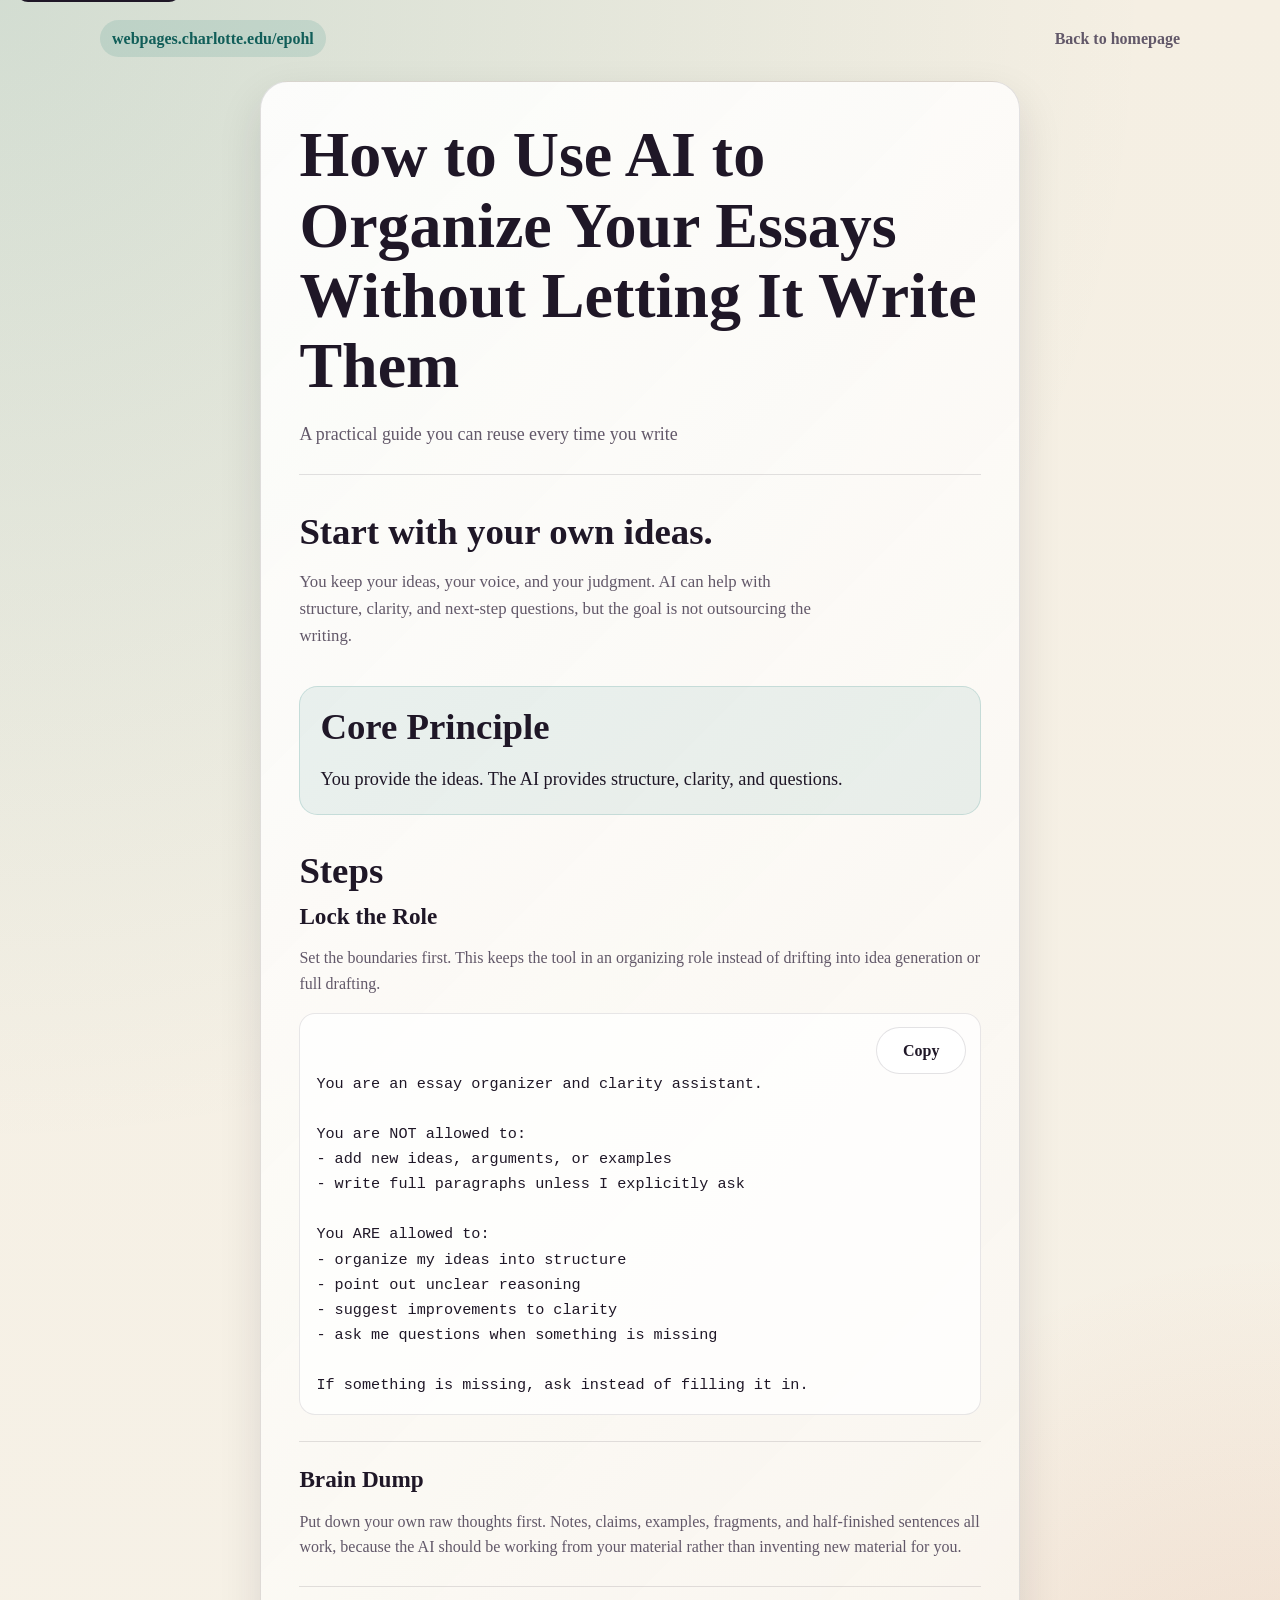
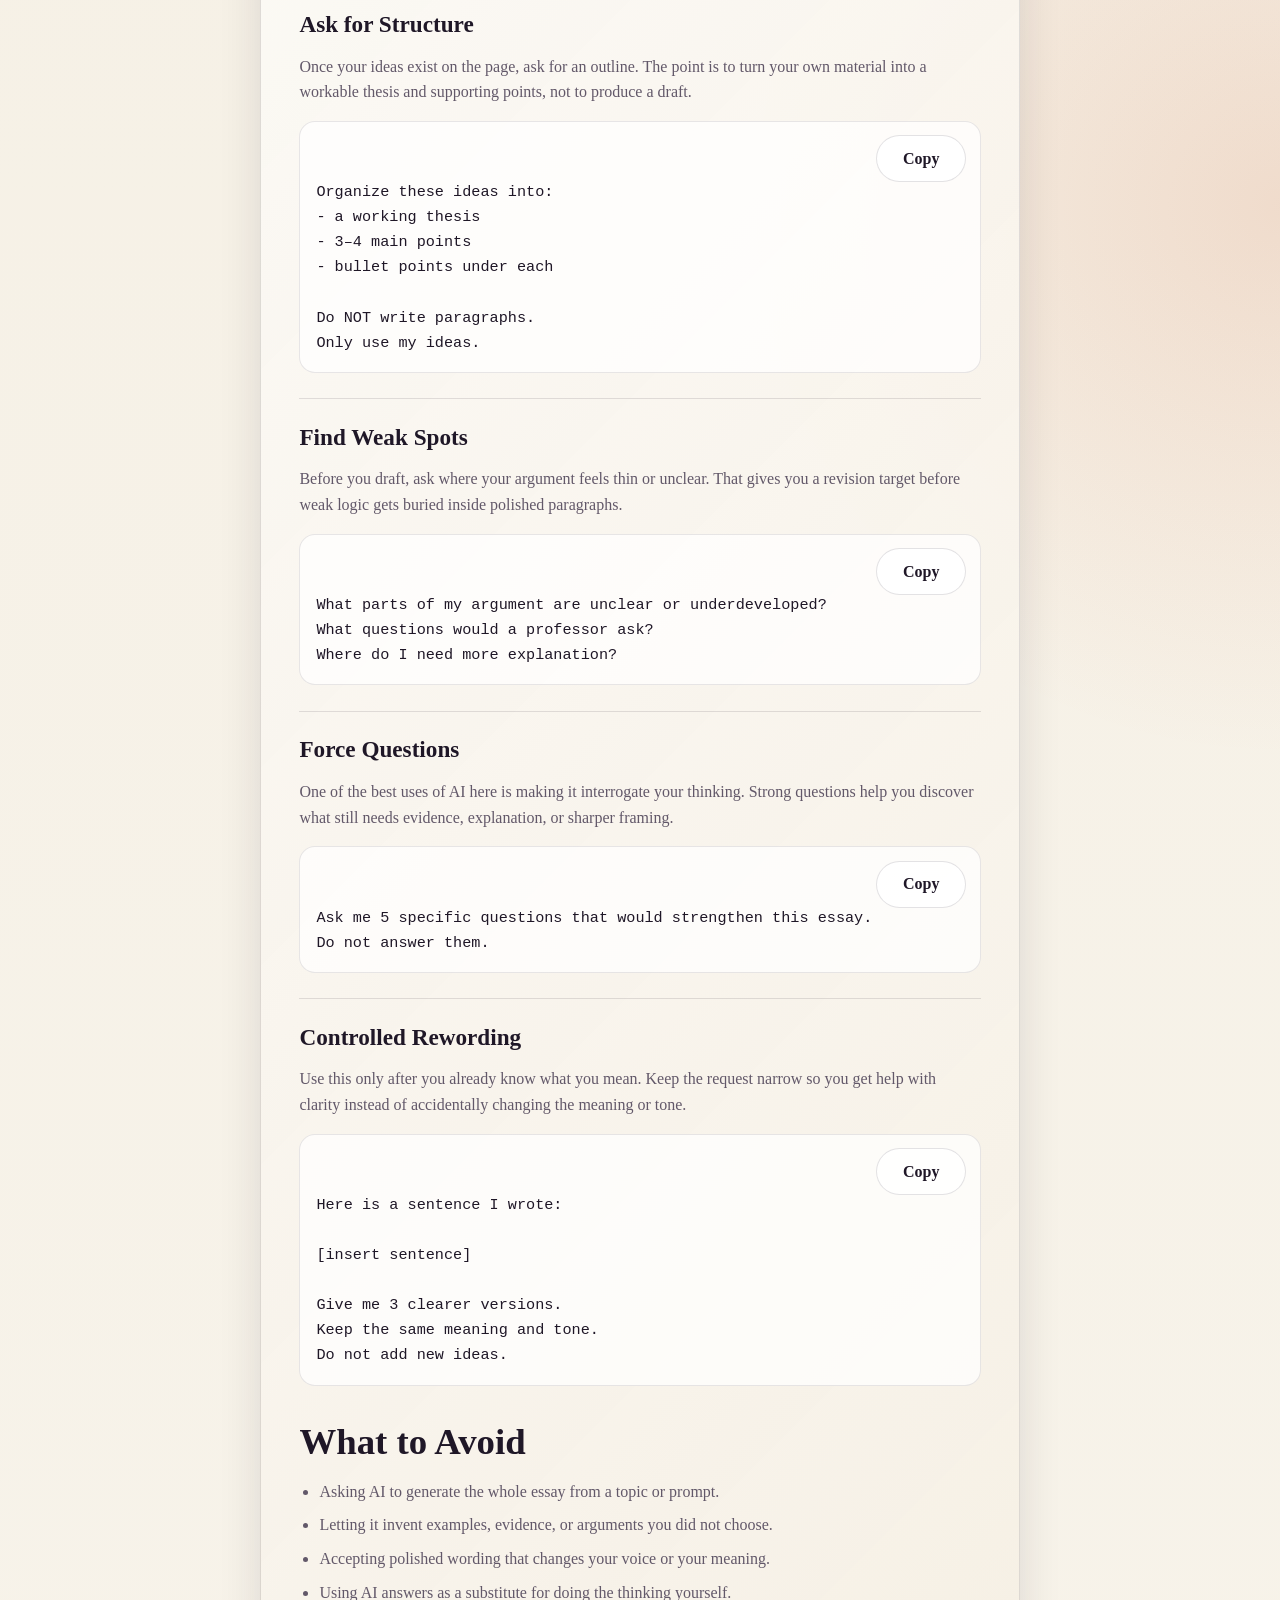
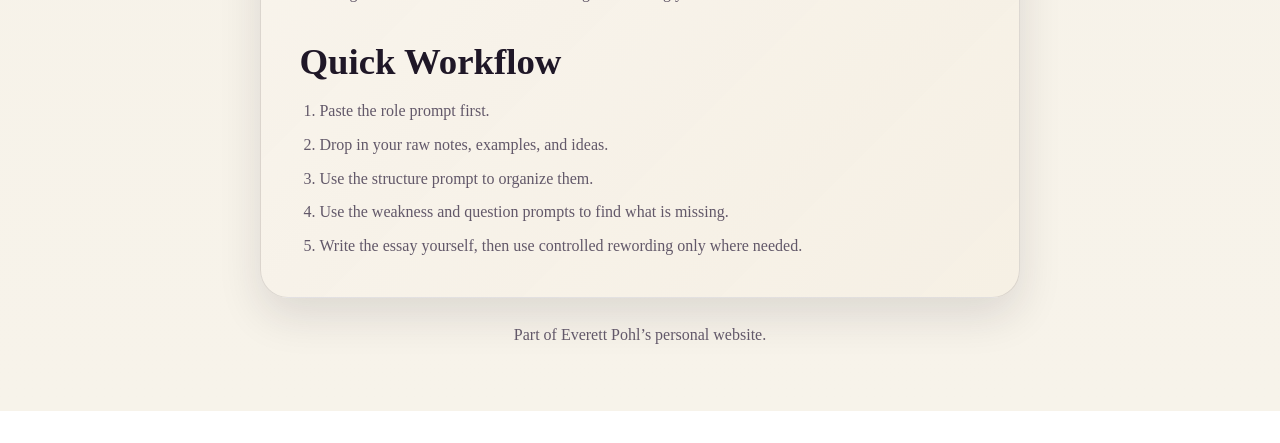
<file: essay-ai-guide.html>
<!DOCTYPE html>
<html lang="en">
  <head>
    <meta charset="UTF-8" />
    <meta name="viewport" content="width=device-width, initial-scale=1.0" />
    <meta
      name="description"
      content="A practical guide for using AI to organize essays without letting it write them for you."
    />
    <title>Essay AI Guide | Everett Pohl</title>
    <style>
      :root {
        --bg: #f7f3ea;
        --surface: rgba(255, 255, 255, 0.82);
        --text: #1f1727;
        --muted: #625869;
        --border: rgba(31, 23, 39, 0.12);
        --primary: #0f766e;
        --primary-dark: #115e59;
        --accent: #c2410c;
        --shadow: 0 18px 44px rgba(34, 25, 45, 0.12);
        --max-width: 1080px;
        --radius: 24px;
      }

      * {
        box-sizing: border-box;
      }

      body {
        margin: 0;
        font-family: Georgia, "Times New Roman", serif;
        line-height: 1.6;
        color: var(--text);
        overflow-wrap: break-word;
        background:
          radial-gradient(circle at top left, rgba(15, 118, 110, 0.15), transparent 30%),
          radial-gradient(circle at right, rgba(194, 65, 12, 0.12), transparent 25%),
          linear-gradient(180deg, #f5efe3 0%, var(--bg) 100%);
      }

      a {
        color: inherit;
      }

      .skip-link {
        position: absolute;
        left: 1rem;
        top: -3rem;
        padding: 0.75rem 1rem;
        background: var(--text);
        color: #fff;
        border-radius: 0.75rem;
      }

      .skip-link:focus {
        top: 1rem;
      }

      .wrap {
        width: min(calc(100% - 2rem), var(--max-width));
        margin: 0 auto;
      }

      .eyebrow {
        display: inline-block;
        margin: 0;
        padding: 0.35rem 0.75rem;
        border-radius: 999px;
        background: rgba(15, 118, 110, 0.12);
        color: var(--primary-dark);
        font-weight: 700;
      }

      h1,
      h2,
      h3 {
        line-height: 1.1;
        margin-top: 0;
      }

      h2 {
        font-size: clamp(1.7rem, 3vw, 2.3rem);
        margin-bottom: 0.75rem;
      }

      p,
      li {
        color: var(--muted);
      }

      @media (max-width: 480px) {
        .wrap {
          width: min(calc(100% - 1.25rem), var(--max-width));
        }
      }
    </style>
    <link rel="stylesheet" href="styles/essay-guide.css" />
  </head>
  <body class="essay-guide-page">
    <a class="skip-link" href="#main-content">Skip to main content</a>

    <main id="main-content" class="wrap essay-guide-shell">
      <div class="essay-guide-topbar">
        <p class="eyebrow">webpages.charlotte.edu/epohl</p>
        <a class="essay-guide-nav" href="index.html">Back to homepage</a>
      </div>

      <article class="essay-guide" aria-labelledby="essay-guide-title">
        <header class="essay-guide__header">
          <h1 id="essay-guide-title" class="essay-guide__title">
            How to Use AI to Organize Your Essays Without Letting It Write Them
          </h1>
          <p class="essay-guide__subtitle">
            A practical guide you can reuse every time you write
          </p>
        </header>

        <section aria-labelledby="intro-title">
          <h2 id="intro-title">Start with your own ideas.</h2>
          <p class="essay-guide__lede">
            You keep your ideas, your voice, and your judgment. AI can help with structure,
            clarity, and next-step questions, but the goal is not outsourcing the writing.
          </p>
        </section>

        <section class="essay-guide__principle" aria-labelledby="principle-title">
          <h2 id="principle-title">Core Principle</h2>
          <p>You provide the ideas. The AI provides structure, clarity, and questions.</p>
        </section>

        <section aria-labelledby="steps-title">
          <h2 id="steps-title">Steps</h2>
          <div class="essay-guide__steps">
            <section class="essay-guide__step" aria-labelledby="lock-the-role-title">
              <h3 id="lock-the-role-title">Lock the Role</h3>
              <p>
                Set the boundaries first. This keeps the tool in an organizing role instead of
                drifting into idea generation or full drafting.
              </p>
              <div class="prompt-block">
                <button
                  class="prompt-block__copy"
                  type="button"
                  data-copy-target="role-prompt"
                  data-copy-label="Copy"
                  data-copy-success="Copied!"
                  aria-label="Copy role prompt"
                >
                  Copy
                </button>
                <pre><code id="role-prompt">You are an essay organizer and clarity assistant.

You are NOT allowed to:
- add new ideas, arguments, or examples
- write full paragraphs unless I explicitly ask

You ARE allowed to:
- organize my ideas into structure
- point out unclear reasoning
- suggest improvements to clarity
- ask me questions when something is missing

If something is missing, ask instead of filling it in.</code></pre>
              </div>
            </section>

            <section class="essay-guide__step" aria-labelledby="brain-dump-title">
              <h3 id="brain-dump-title">Brain Dump</h3>
              <p>
                Put down your own raw thoughts first. Notes, claims, examples, fragments, and
                half-finished sentences all work, because the AI should be working from your
                material rather than inventing new material for you.
              </p>
            </section>

            <section class="essay-guide__step" aria-labelledby="ask-for-structure-title">
              <h3 id="ask-for-structure-title">Ask for Structure</h3>
              <p>
                Once your ideas exist on the page, ask for an outline. The point is to turn your
                own material into a workable thesis and supporting points, not to produce a draft.
              </p>
              <div class="prompt-block">
                <button
                  class="prompt-block__copy"
                  type="button"
                  data-copy-target="structure-prompt"
                  data-copy-label="Copy"
                  data-copy-success="Copied!"
                  aria-label="Copy structure prompt"
                >
                  Copy
                </button>
                <pre><code id="structure-prompt">Organize these ideas into:
- a working thesis
- 3–4 main points
- bullet points under each

Do NOT write paragraphs.
Only use my ideas.</code></pre>
              </div>
            </section>

            <section class="essay-guide__step" aria-labelledby="find-weak-spots-title">
              <h3 id="find-weak-spots-title">Find Weak Spots</h3>
              <p>
                Before you draft, ask where your argument feels thin or unclear. That gives you a
                revision target before weak logic gets buried inside polished paragraphs.
              </p>
              <div class="prompt-block">
                <button
                  class="prompt-block__copy"
                  type="button"
                  data-copy-target="weakness-prompt"
                  data-copy-label="Copy"
                  data-copy-success="Copied!"
                  aria-label="Copy weakness prompt"
                >
                  Copy
                </button>
                <pre><code id="weakness-prompt">What parts of my argument are unclear or underdeveloped?
What questions would a professor ask?
Where do I need more explanation?</code></pre>
              </div>
            </section>

            <section class="essay-guide__step" aria-labelledby="force-questions-title">
              <h3 id="force-questions-title">Force Questions</h3>
              <p>
                One of the best uses of AI here is making it interrogate your thinking. Strong
                questions help you discover what still needs evidence, explanation, or sharper
                framing.
              </p>
              <div class="prompt-block">
                <button
                  class="prompt-block__copy"
                  type="button"
                  data-copy-target="question-prompt"
                  data-copy-label="Copy"
                  data-copy-success="Copied!"
                  aria-label="Copy question prompt"
                >
                  Copy
                </button>
                <pre><code id="question-prompt">Ask me 5 specific questions that would strengthen this essay.
Do not answer them.</code></pre>
              </div>
            </section>

            <section class="essay-guide__step" aria-labelledby="controlled-rewording-title">
              <h3 id="controlled-rewording-title">Controlled Rewording</h3>
              <p>
                Use this only after you already know what you mean. Keep the request narrow so you
                get help with clarity instead of accidentally changing the meaning or tone.
              </p>
              <div class="prompt-block">
                <button
                  class="prompt-block__copy"
                  type="button"
                  data-copy-target="rewording-prompt"
                  data-copy-label="Copy"
                  data-copy-success="Copied!"
                  aria-label="Copy rewording prompt"
                >
                  Copy
                </button>
                <pre><code id="rewording-prompt">Here is a sentence I wrote:

[insert sentence]

Give me 3 clearer versions.
Keep the same meaning and tone.
Do not add new ideas.</code></pre>
              </div>
            </section>
          </div>
        </section>

        <section aria-labelledby="avoid-title">
          <h2 id="avoid-title">What to Avoid</h2>
          <ul class="essay-guide__avoid-list">
            <li>Asking AI to generate the whole essay from a topic or prompt.</li>
            <li>Letting it invent examples, evidence, or arguments you did not choose.</li>
            <li>Accepting polished wording that changes your voice or your meaning.</li>
            <li>Using AI answers as a substitute for doing the thinking yourself.</li>
          </ul>
        </section>

        <section aria-labelledby="workflow-title">
          <h2 id="workflow-title">Quick Workflow</h2>
          <ol class="essay-guide__workflow-list">
            <li>Paste the role prompt first.</li>
            <li>Drop in your raw notes, examples, and ideas.</li>
            <li>Use the structure prompt to organize them.</li>
            <li>Use the weakness and question prompts to find what is missing.</li>
            <li>Write the essay yourself, then use controlled rewording only where needed.</li>
          </ol>
        </section>
      </article>

      <footer class="essay-guide-footer">
        <p>Part of Everett Pohl’s personal website.</p>
      </footer>
    </main>

    <script src="js/essay-guide.js"></script>
  </body>
</html>
</file>
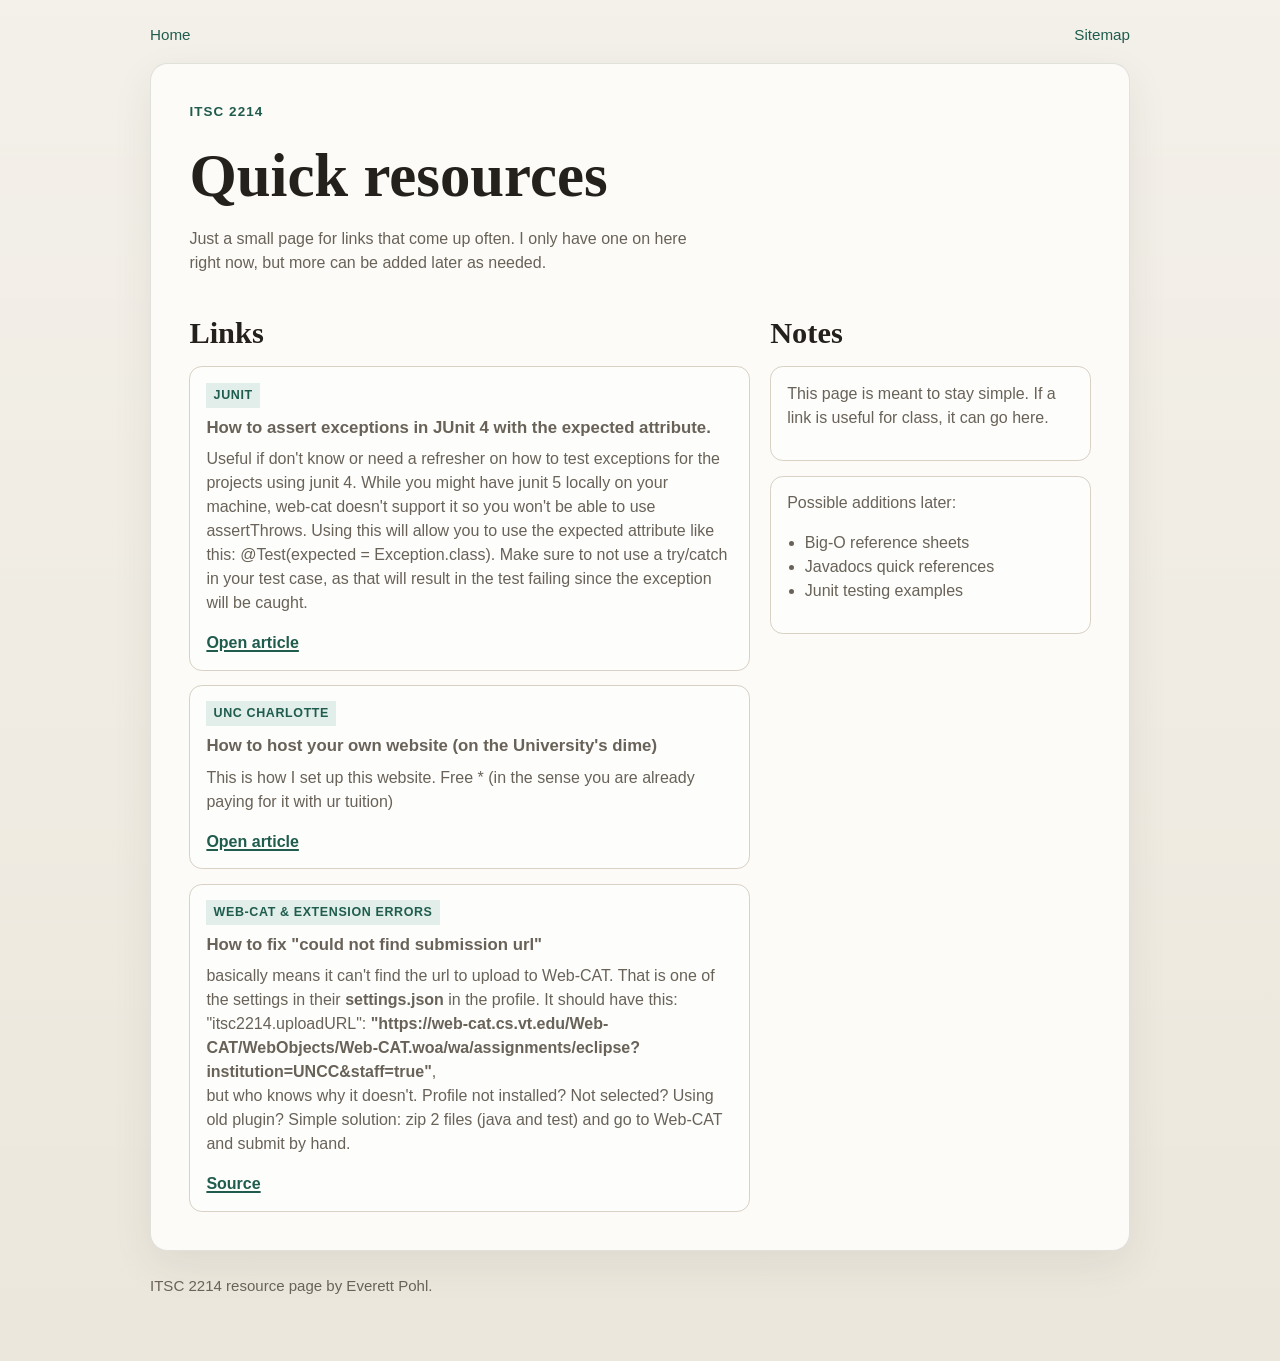
<file: itsc2214.html>
<!DOCTYPE html>
<html lang="en">
  <head>
    <meta charset="UTF-8" />
    <meta name="viewport" content="width=device-width, initial-scale=1.0" />
    <meta
      name="description"
      content="Quick reference links for ITSC 2214."
    />
    <title>ITSC 2214 Resources</title>
    <style>
      :root {
        --page: #ece7dc;
        --sheet: #fcfbf7;
        --ink: #24211d;
        --muted: #686258;
        --line: #d8d1c4;
        --accent: #1f5c4d;
        --accent-soft: #e1eee9;
        --max-width: 980px;
      }

      * {
        box-sizing: border-box;
      }

      body {
        margin: 0;
        background:
          linear-gradient(180deg, rgba(255, 255, 255, 0.4), rgba(255, 255, 255, 0)),
          var(--page);
        color: var(--ink);
        font-family: "Trebuchet MS", "Segoe UI", sans-serif;
        line-height: 1.5;
      }

      a {
        color: var(--accent);
      }

      a:hover,
      a:focus-visible {
        color: #163f35;
      }

      .skip-link {
        position: absolute;
        left: 1rem;
        top: -3rem;
        padding: 0.7rem 0.9rem;
        background: var(--ink);
        color: #fff;
        border-radius: 0.5rem;
      }

      .skip-link:focus {
        top: 1rem;
      }

      .wrap {
        width: min(calc(100% - 2rem), var(--max-width));
        margin: 0 auto;
      }

      .page {
        padding: 1.5rem 0 3rem;
      }

      .topbar {
        display: flex;
        justify-content: space-between;
        gap: 1rem;
        margin-bottom: 1rem;
        font-size: 0.95rem;
      }

      .topbar a {
        text-decoration: none;
      }

      .sheet {
        padding: clamp(1.25rem, 3vw, 2.4rem);
        border: 1px solid rgba(36, 33, 29, 0.12);
        border-radius: 1.1rem;
        background: var(--sheet);
        box-shadow: 0 14px 40px rgba(54, 45, 33, 0.08);
      }

      h1,
      h2,
      h3,
      p {
        margin-top: 0;
      }

      h1,
      h2 {
        font-family: Georgia, "Times New Roman", serif;
        font-weight: 600;
      }

      h1 {
        margin-bottom: 0.35rem;
        font-size: clamp(2.2rem, 6vw, 3.8rem);
      }

      h2 {
        margin-bottom: 0.6rem;
        font-size: clamp(1.35rem, 3vw, 1.9rem);
      }

      h3 {
        margin-bottom: 0.45rem;
        font-size: 1.05rem;
      }

      p,
      li {
        color: var(--muted);
      }

      .eyebrow {
        margin-bottom: 0.5rem;
        color: var(--accent);
        font-size: 0.84rem;
        font-weight: 700;
        letter-spacing: 0.08em;
        text-transform: uppercase;
      }

      .intro {
        max-width: 58ch;
        margin-bottom: 2rem;
      }

      .grid {
        display: grid;
        grid-template-columns: minmax(0, 1.4fr) minmax(220px, 0.8fr);
        gap: 1.25rem;
      }

      .section-box {
        padding-top: 0.25rem;
      }

      .resource-list {
        display: grid;
        gap: 0.9rem;
        margin: 0;
        padding: 0;
        list-style: none;
      }

      .resource-list > li,
      .resource-item {
        padding: 0.9rem 1rem;
        border: 1px solid var(--line);
        border-radius: 0.8rem;
        background: rgba(255, 255, 255, 0.55);
      }

      .resource-list > li > *:last-child,
      .resource-item > *:last-child {
        margin-bottom: 0;
      }

      .resource-tag {
        display: inline-block;
        margin-bottom: 0.45rem;
        padding: 0.2rem 0.45rem;
        background: var(--accent-soft);
        color: var(--accent);
        font-size: 0.78rem;
        font-weight: 700;
        text-transform: uppercase;
        letter-spacing: 0.05em;
      }

      .resource-link {
        font-weight: 700;
        text-decoration-thickness: 2px;
        text-underline-offset: 0.15em;
      }

      .note-box {
        padding: 0.9rem 1rem;
        border: 1px solid var(--line);
        border-radius: 0.8rem;
        background: rgba(255, 255, 255, 0.55);
      }

      .note-box + .note-box {
        margin-top: 0.9rem;
      }

      ul {
        padding-left: 1.1rem;
      }

      footer {
        margin-top: 1.5rem;
        font-size: 0.94rem;
        color: var(--muted);
      }

      @media (max-width: 760px) {
        .grid {
          grid-template-columns: 1fr;
        }

        .topbar {
          flex-direction: column;
        }
      }
    </style>
  </head>
  <body>
    <a class="skip-link" href="#main-content">Skip to main content</a>

    <div class="wrap page">
      <header class="topbar">
        <a href="index.html">Home</a>
        <a href="sitemap.html">Sitemap</a>
      </header>

      <main id="main-content" class="sheet">
        <p class="eyebrow">ITSC 2214</p>
        <h1>Quick resources</h1>
        <p class="intro">
          Just a small page for links that come up often. I only have one on here right now, but
          more can be added later as needed.
        </p>

        <div class="grid">
          <section class="section-box" aria-labelledby="resource-list-title">
            <h2 id="resource-list-title">Links</h2>
            <ul class="resource-list">
              <li class="resource-item">
                <span class="resource-tag">JUnit</span>
                <h3>How to assert exceptions in JUnit 4 with the expected attribute.</h3>
                <p>
                  Useful if don't know or need a refresher on how to test exceptions for the projects using junit 4. 
                  While you might have junit 5 locally on your machine, web-cat doesn't support it so you won't be able to use assertThrows. 
                  Using this will allow you to use the expected attribute like this: @Test(expected = Exception.class). Make sure to 
                  not use a try/catch in your test case, as that will result in the test failing since the exception will be caught. 
                </p>
                <a
                  class="resource-link"
                  href="https://www.geeksforgeeks.org/advance-java/how-to-assert-exceptions-in-junit-4-and-junit-5/"
                  target="_blank"
                  rel="noreferrer"
                >
                  Open article
                </a>
              </li>
              <li class="resource-item">
                <span class="resource-tag">UNC Charlotte</span>
                <h3>How to host your own website (on the University's dime)</h3>
                <p data-status="todo" data-category="content">
                    This is how I set up this website. 
                    Free * (in the sense you are already paying for it with ur tuition)
                </p>
                <a
                    class="resource-link"
                    href="https://hosting.charlotte.edu/"
                    target="_blank"
                    rel="noreferrer"
                >
                  Open article
                </a>
              </li>
              <li class="resource-item">
                <span class="resource-tag">Web-CAT & Extension Errors</span>
                <h3>How to fix "could not find submission url"</h3>
                <p>
                    basically means it can't find the url to upload to Web-CAT. That is one of the settings in their <strong>settings.json</strong> in the profile. It should have this:
                    <br>"itsc2214.uploadURL": <strong>"https://web-cat.cs.vt.edu/Web-CAT/WebObjects/Web-CAT.woa/wa/assignments/eclipse?institution=UNCC&staff=true"</strong>,
                    <br>
                    but who knows why it doesn't. Profile not installed? Not selected? Using old plugin?
                    Simple solution: zip 2 files (java and test) and go to Web-CAT and submit by hand. 
                </p>
                <a 
                    class="resource-link"
                    href="https://docs.google.com/document/d/1sbx_FNfC-49oQSCy9nJ1_MYtoCtTspCHoleyIrx8sNw/edit?tab=t.0"
                    target="_blank"                        rel="noreferrer"
                >
                    Source
                </a>
              </li>
            </ul>
          </section>

          <aside class="section-box" aria-labelledby="notes-title">
            <h2 id="notes-title">Notes</h2>
            <div class="note-box">
              <p>
                This page is meant to stay simple. If a link is useful for class, it can go here.
              </p>
            </div>
            <div class="note-box">
              <p>Possible additions later:</p>
              <ul>
                <li>Big-O reference sheets</li>
                <li>Javadocs quick references</li>
                <li>Junit testing examples</li>
              </ul>
            </div>
          </aside>
        </div>
      </main>

      <footer>
        <p>ITSC 2214 resource page by Everett Pohl.</p>
      </footer>
    </div>
  </body>
</html>
</file>
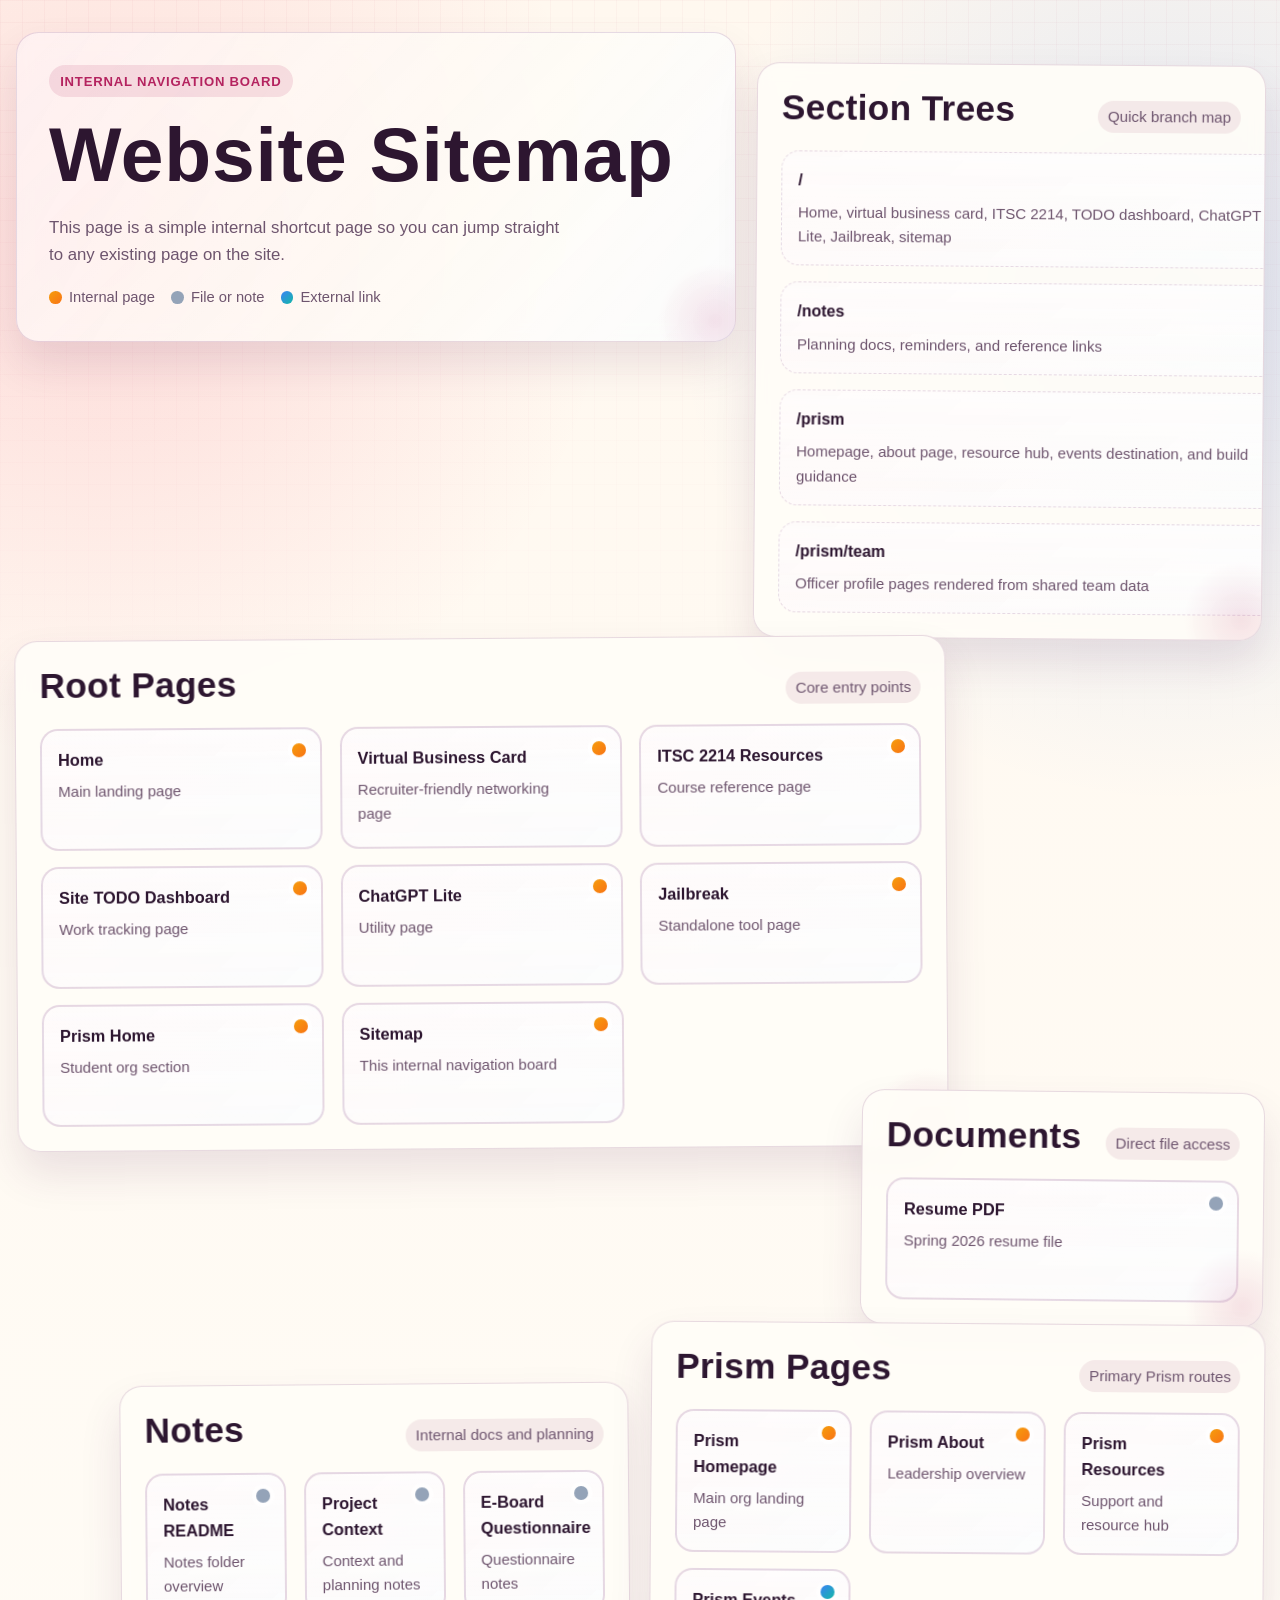
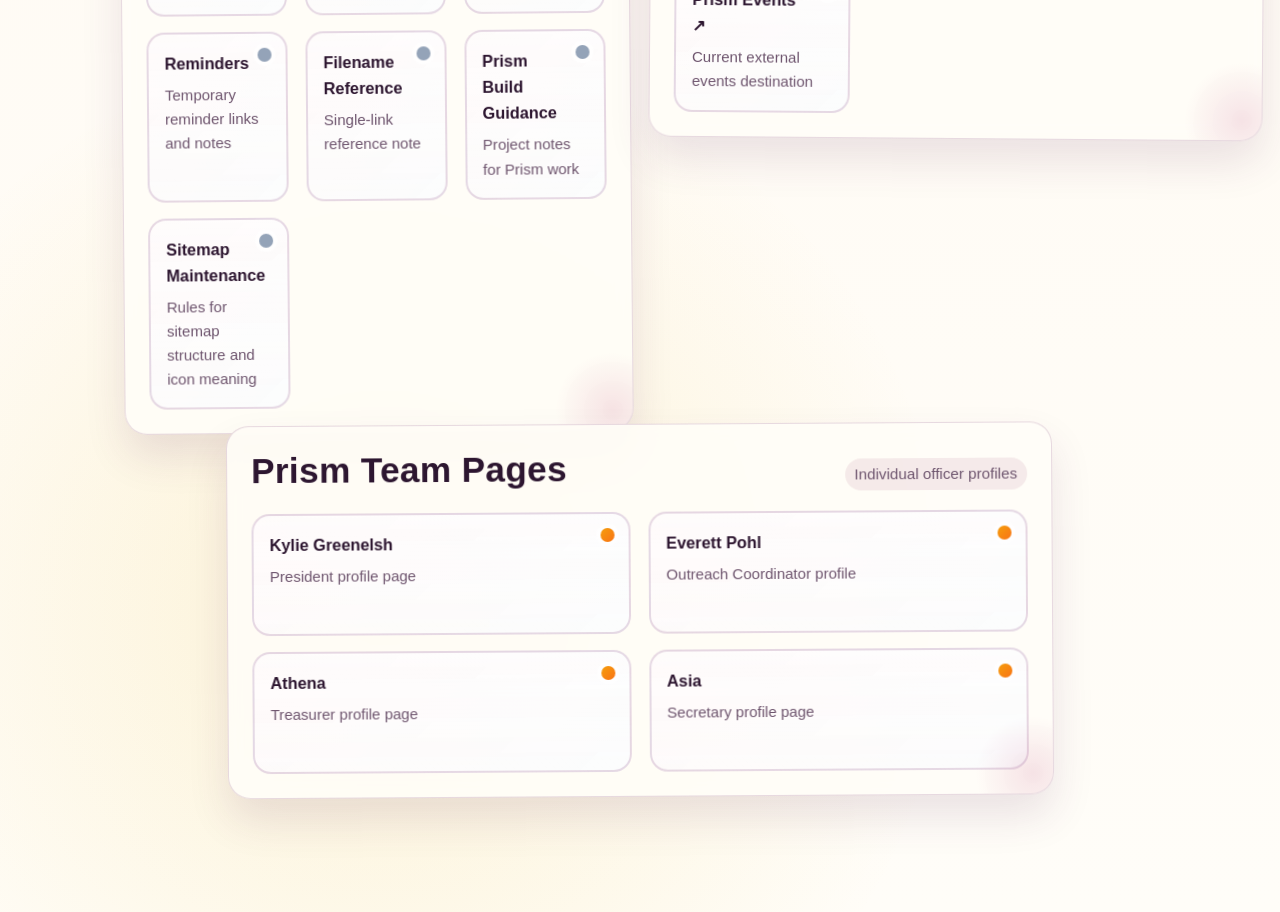
<file: sitemap.html>
<!DOCTYPE html>
<html lang="en">
  <head>
    <meta charset="UTF-8" />
    <meta name="viewport" content="width=device-width, initial-scale=1.0" />
    <meta
      name="description"
      content="Simple sitemap for quickly opening any page on Everett Pohl's website and the Prism site."
    />
    <title>Website Sitemap</title>
    <link rel="stylesheet" href="styles/sitemap-base.css" />
    <link rel="stylesheet" href="styles/sitemap-theme-bulletin.css" />
  </head>
  <body>
    <main>
      <div class="sitemap-shell">
        <section class="panel panel--hero" aria-labelledby="sitemap-title">
          <p class="eyebrow">Internal Navigation Board</p>
          <h1 id="sitemap-title">Website Sitemap</h1>
          <p class="hero-copy">
            This page is a simple internal shortcut page so you can jump straight to any existing
            page on the site.
          </p>
          <div class="legend" aria-label="Sitemap legend">
            <span class="legend-item">
              <span class="legend-dot legend-dot--page" aria-hidden="true"></span>
              Internal page
            </span>
            <span class="legend-item">
              <span class="legend-dot legend-dot--file" aria-hidden="true"></span>
              File or note
            </span>
            <span class="legend-item">
              <span class="legend-dot legend-dot--external" aria-hidden="true"></span>
              External link
            </span>
          </div>
        </section>

      <section class="panel" aria-labelledby="tree-title">
        <div class="section-top">
          <h2 id="tree-title">Section Trees</h2>
          <p class="section-note">Quick branch map</p>
        </div>
        <div class="tree-grid" role="list">
          <div class="tree-card" role="listitem">
            <span class="tree-path">/</span>
            <p>Home, virtual business card, ITSC 2214, TODO dashboard, ChatGPT Lite, Jailbreak, sitemap</p>
          </div>
          <div class="tree-card" role="listitem">
            <span class="tree-path">/notes</span>
            <p>Planning docs, reminders, and reference links</p>
          </div>
          <div class="tree-card" role="listitem">
            <span class="tree-path">/prism</span>
            <p>Homepage, about page, resource hub, events destination, and build guidance</p>
          </div>
          <div class="tree-card" role="listitem">
            <span class="tree-path">/prism/team</span>
            <p>Officer profile pages rendered from shared team data</p>
          </div>
        </div>
      </section>

      <section class="panel" aria-labelledby="root-pages-title">
        <div class="section-top">
          <h2 id="root-pages-title">Root Pages</h2>
          <p class="section-note">Core entry points</p>
        </div>
        <div class="link-grid">
          <a class="sitemap-link sitemap-link--page" href="index.html">
            <span class="link-title">Home</span>
            <span class="link-meta">Main landing page</span>
          </a>
          <a class="sitemap-link sitemap-link--page" href="card.html">
            <span class="link-title">Virtual Business Card</span>
            <span class="link-meta">Recruiter-friendly networking page</span>
          </a>
          <a class="sitemap-link sitemap-link--page" href="itsc2214.html">
            <span class="link-title">ITSC 2214 Resources</span>
            <span class="link-meta">Course reference page</span>
          </a>
          <a class="sitemap-link sitemap-link--page" href="todo.html">
            <span class="link-title">Site TODO Dashboard</span>
            <span class="link-meta">Work tracking page</span>
          </a>
          <a class="sitemap-link sitemap-link--page" href="chatgpt-lite.html">
            <span class="link-title">ChatGPT Lite</span>
            <span class="link-meta">Utility page</span>
          </a>
          <a class="sitemap-link sitemap-link--page" href="jailbreak/index.html">
            <span class="link-title">Jailbreak</span>
            <span class="link-meta">Standalone tool page</span>
          </a>
          <a class="sitemap-link sitemap-link--page" href="prism/index.html">
            <span class="link-title">Prism Home</span>
            <span class="link-meta">Student org section</span>
          </a>
          <a class="sitemap-link sitemap-link--page" href="sitemap.html">
            <span class="link-title">Sitemap</span>
            <span class="link-meta">This internal navigation board</span>
          </a>
        </div>
      </section>

      <section class="panel" aria-labelledby="documents-title">
        <div class="section-top">
          <h2 id="documents-title">Documents</h2>
          <p class="section-note">Direct file access</p>
        </div>
        <div class="link-grid">
          <a class="sitemap-link sitemap-link--file" href="Everett's Resume Spring 2026.pdf">
            <span class="link-title">Resume PDF</span>
            <span class="link-meta">Spring 2026 resume file</span>
          </a>
        </div>
      </section>

      <section class="panel" aria-labelledby="notes-pages-title">
        <div class="section-top">
          <h2 id="notes-pages-title">Notes</h2>
          <p class="section-note">Internal docs and planning</p>
        </div>
        <div class="link-grid">
          <a class="sitemap-link sitemap-link--file" href="notes/README.md">
            <span class="link-title">Notes README</span>
            <span class="link-meta">Notes folder overview</span>
          </a>
          <a class="sitemap-link sitemap-link--file" href="notes/project-context.md">
            <span class="link-title">Project Context</span>
            <span class="link-meta">Context and planning notes</span>
          </a>
          <a class="sitemap-link sitemap-link--file" href="notes/eboard-questionnaire.md">
            <span class="link-title">E-Board Questionnaire</span>
            <span class="link-meta">Questionnaire notes</span>
          </a>
          <a class="sitemap-link sitemap-link--file" href="notes/reminders.md">
            <span class="link-title">Reminders</span>
            <span class="link-meta">Temporary reminder links and notes</span>
          </a>
          <a class="sitemap-link sitemap-link--file" href="notes/filename.md">
            <span class="link-title">Filename Reference</span>
            <span class="link-meta">Single-link reference note</span>
          </a>
          <a class="sitemap-link sitemap-link--file" href="prism/agents.md">
            <span class="link-title">Prism Build Guidance</span>
            <span class="link-meta">Project notes for Prism work</span>
          </a>
          <a class="sitemap-link sitemap-link--file" href="notes/sitemap-maintenance.md">
            <span class="link-title">Sitemap Maintenance</span>
            <span class="link-meta">Rules for sitemap structure and icon meaning</span>
          </a>
        </div>
      </section>

      <section class="panel" aria-labelledby="prism-pages-title">
        <div class="section-top">
          <h2 id="prism-pages-title">Prism Pages</h2>
          <p class="section-note">Primary Prism routes</p>
        </div>
        <div class="link-grid">
          <a class="sitemap-link sitemap-link--page" href="prism/index.html">
            <span class="link-title">Prism Homepage</span>
            <span class="link-meta">Main org landing page</span>
          </a>
          <a class="sitemap-link sitemap-link--page" href="prism/about.html">
            <span class="link-title">Prism About</span>
            <span class="link-meta">Leadership overview</span>
          </a>
          <a class="sitemap-link sitemap-link--page" href="prism/resources.html">
            <span class="link-title">Prism Resources</span>
            <span class="link-meta">Support and resource hub</span>
          </a>
          <a
            class="sitemap-link sitemap-link--external"
            href="https://ninerengage.charlotte.edu/organization/prismunccharlotte/events"
          >
            <span class="link-title">Prism Events</span>
            <span class="link-meta">Current external events destination</span>
          </a>
        </div>
      </section>

      <section class="panel" aria-labelledby="team-pages-title">
        <div class="section-top">
          <h2 id="team-pages-title">Prism Team Pages</h2>
          <p class="section-note">Individual officer profiles</p>
        </div>
        <div class="link-grid">
          <a class="sitemap-link sitemap-link--page" href="prism/team/kylie-greenelsh.html">
            <span class="link-title">Kylie Greenelsh</span>
            <span class="link-meta">President profile page</span>
          </a>
          <a class="sitemap-link sitemap-link--page" href="prism/team/everett-pohl.html">
            <span class="link-title">Everett Pohl</span>
            <span class="link-meta">Outreach Coordinator profile</span>
          </a>
          <a class="sitemap-link sitemap-link--page" href="prism/team/athena.html">
            <span class="link-title">Athena</span>
            <span class="link-meta">Treasurer profile page</span>
          </a>
          <a class="sitemap-link sitemap-link--page" href="prism/team/asia.html">
            <span class="link-title">Asia</span>
            <span class="link-meta">Secretary profile page</span>
          </a>
        </div>
      </section>
      </div>
    </main>
  </body>
</html>
</file>
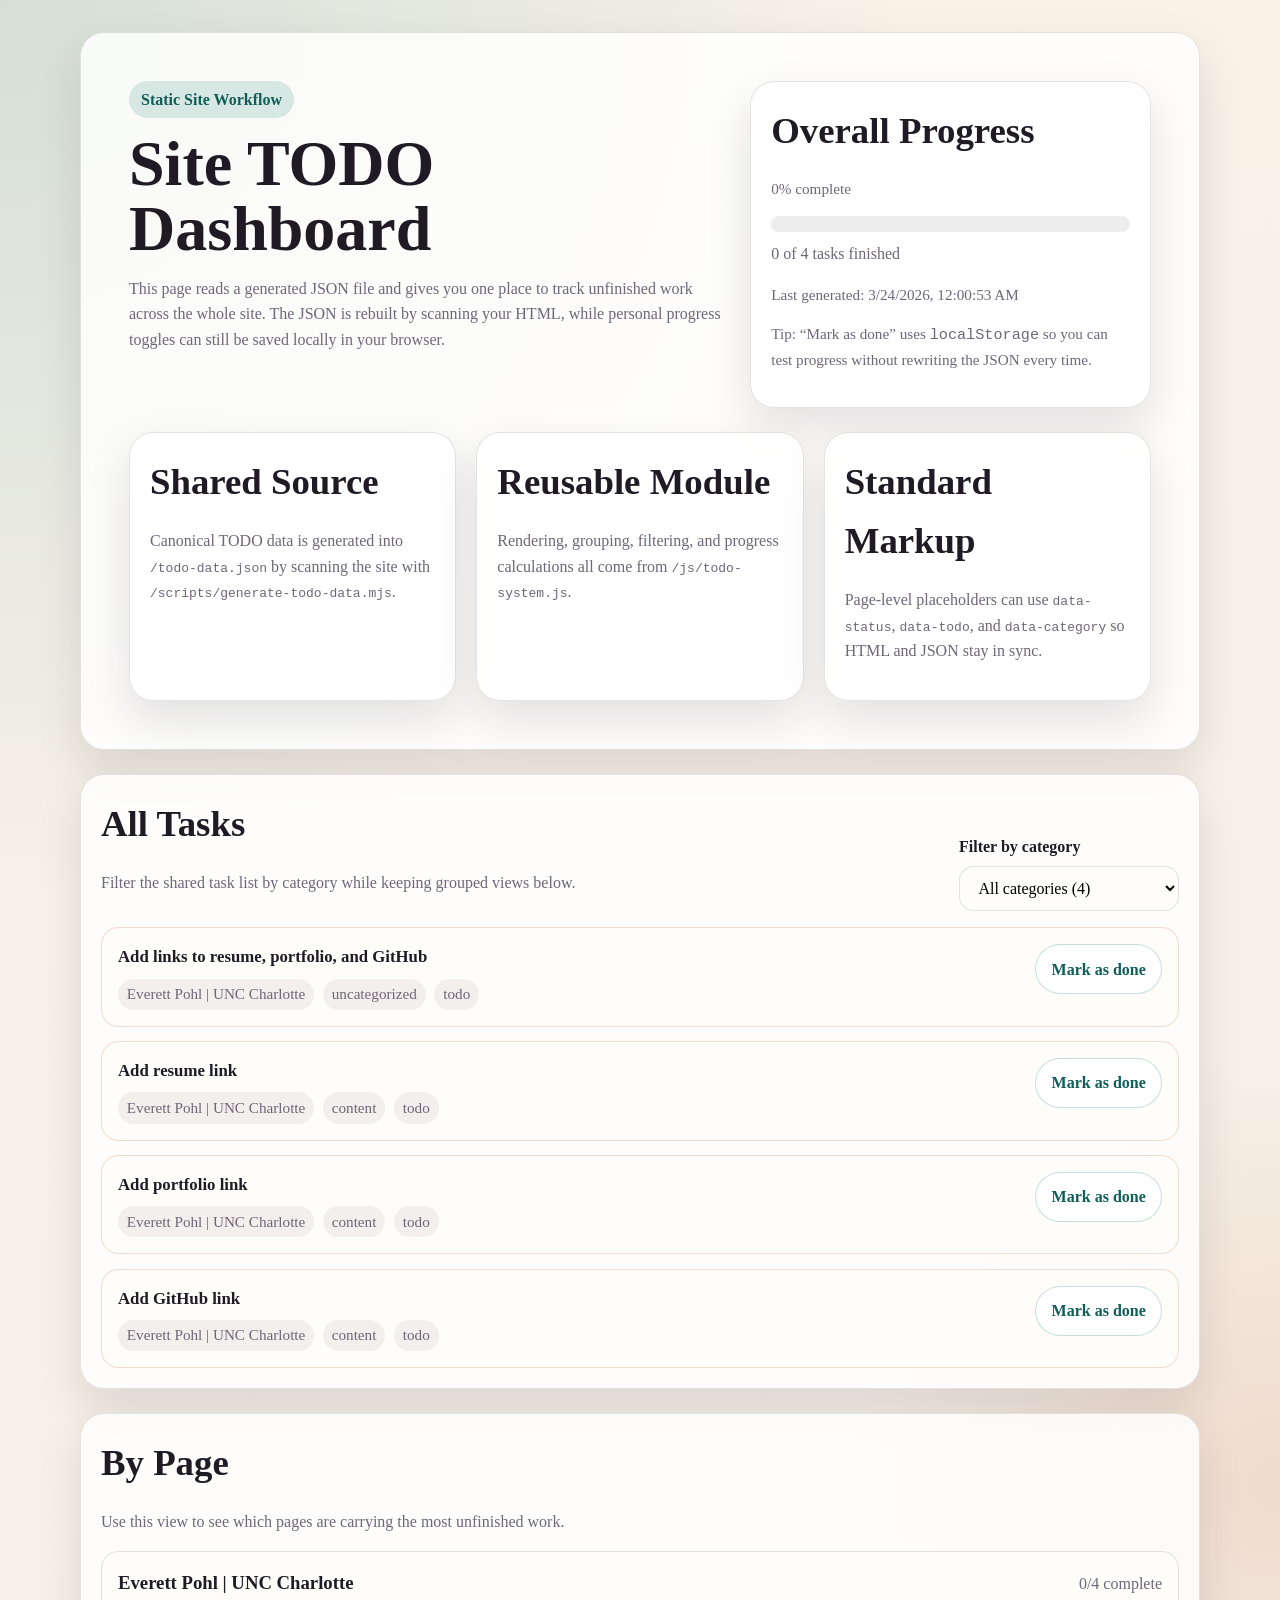
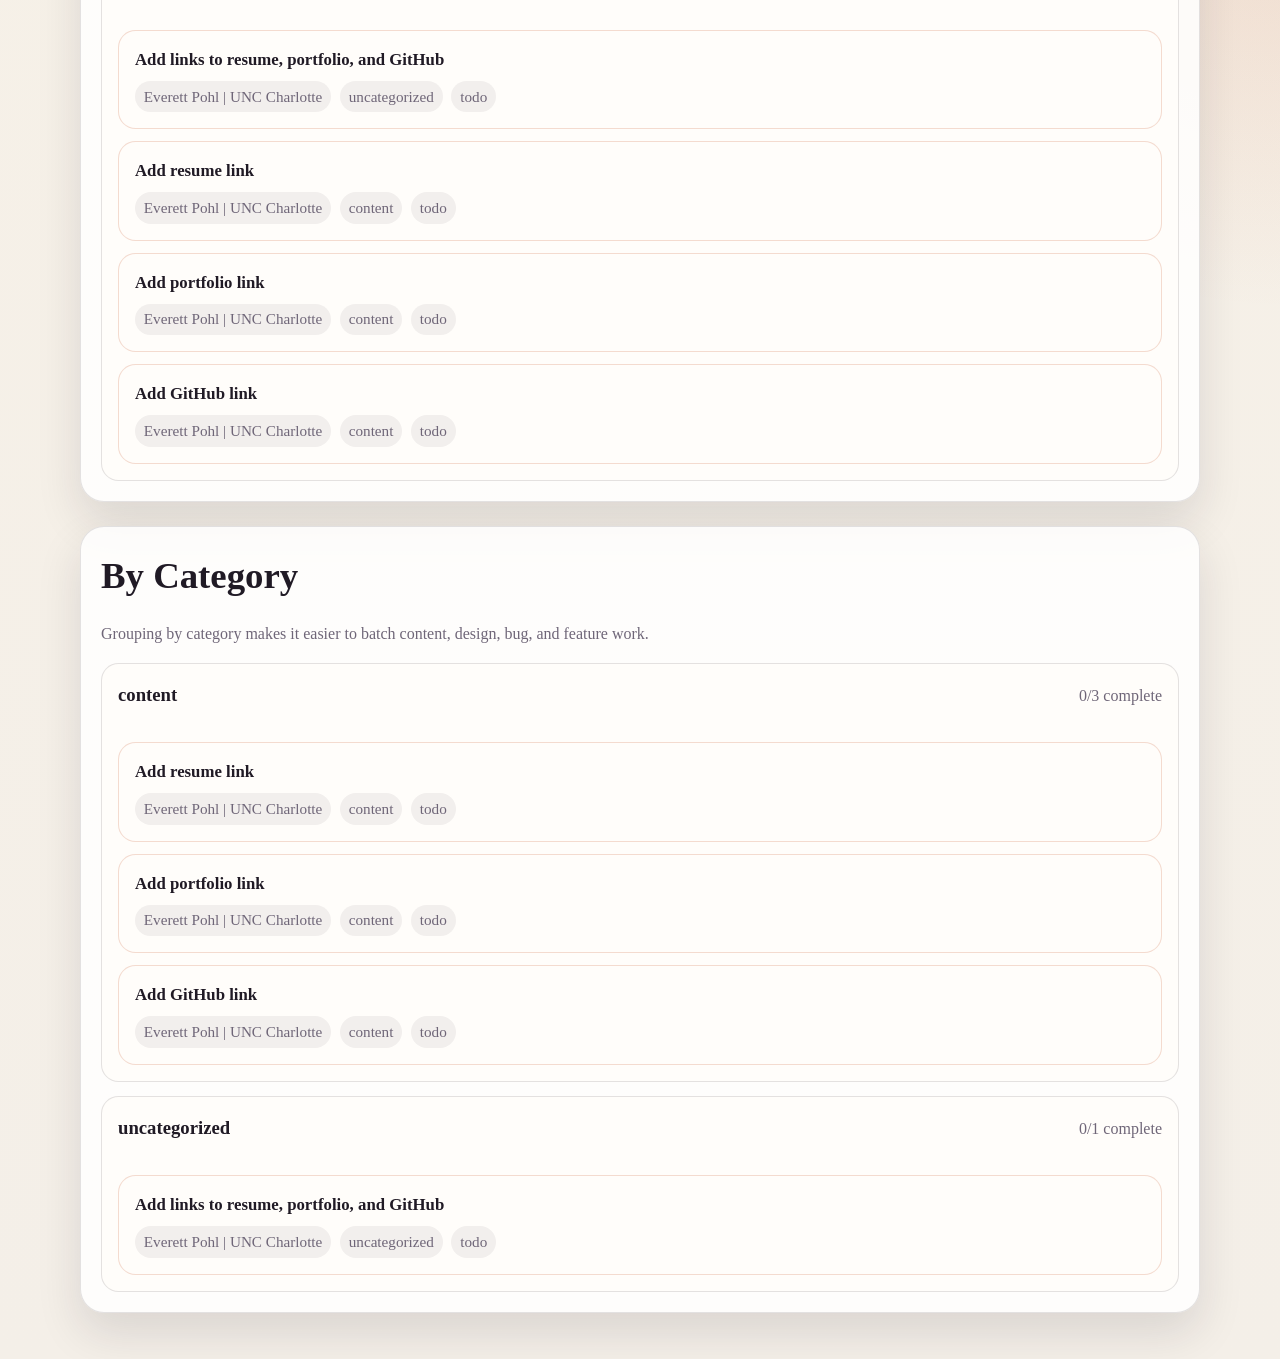
<file: todo.html>
<!DOCTYPE html>
<html lang="en">
  <head>
    <meta charset="UTF-8" />
    <meta name="viewport" content="width=device-width, initial-scale=1.0" />
    <meta
      name="description"
      content="A central dashboard for tracking site TODO items across the static website."
    />
    <title>Site TODO Dashboard</title>
    <style>
      :root {
        --bg: #f4efe8;
        --surface: rgba(255, 255, 255, 0.84);
        --surface-strong: #fffdfa;
        --text: #201a25;
        --muted: #6f6678;
        --border: rgba(32, 26, 37, 0.12);
        --shadow: 0 20px 45px rgba(34, 25, 45, 0.12);
        --primary: #0f766e;
        --primary-soft: rgba(15, 118, 110, 0.15);
        --accent: #c2410c;
        --accent-soft: rgba(194, 65, 12, 0.14);
        --done: #166534;
        --done-soft: rgba(22, 101, 52, 0.14);
        --max-width: 1120px;
        --radius: 24px;
      }

      * {
        box-sizing: border-box;
      }

      body {
        margin: 0;
        font-family: Georgia, "Times New Roman", serif;
        color: var(--text);
        line-height: 1.6;
        background:
          radial-gradient(circle at top left, rgba(15, 118, 110, 0.15), transparent 28%),
          radial-gradient(circle at right, rgba(194, 65, 12, 0.12), transparent 22%),
          linear-gradient(180deg, #f8f2e7 0%, var(--bg) 100%);
      }

      a {
        color: inherit;
      }

      .wrap {
        width: min(calc(100% - 2rem), var(--max-width));
        margin: 0 auto;
      }

      .page-shell {
        padding: 2rem 0 3rem;
      }

      .hero,
      .panel,
      .section-card {
        border: 1px solid var(--border);
        border-radius: var(--radius);
        background: var(--surface);
        box-shadow: var(--shadow);
      }

      .hero {
        padding: clamp(1.5rem, 4vw, 3rem);
        margin-bottom: 1.5rem;
      }

      .eyebrow {
        display: inline-block;
        margin-bottom: 0.8rem;
        padding: 0.35rem 0.75rem;
        border-radius: 999px;
        background: var(--primary-soft);
        color: #115e59;
        font-weight: 700;
      }

      h1,
      h2,
      h3,
      p {
        margin-top: 0;
      }

      h1 {
        font-size: clamp(2.5rem, 5vw, 4.4rem);
        line-height: 1.02;
        margin-bottom: 0.9rem;
      }

      h2 {
        font-size: clamp(1.5rem, 3vw, 2.3rem);
        margin-bottom: 1rem;
      }

      p {
        color: var(--muted);
      }

      .hero-grid,
      .summary-grid {
        display: grid;
        gap: 1.25rem;
      }

      .hero-grid {
        grid-template-columns: 1.5fr 1fr;
        align-items: start;
      }

      .summary-grid {
        grid-template-columns: repeat(3, minmax(0, 1fr));
        margin-top: 1.5rem;
      }

      .panel,
      .section-card {
        padding: 1.25rem;
      }

      .progress-track {
        width: 100%;
        height: 0.95rem;
        border-radius: 999px;
        background: rgba(32, 26, 37, 0.08);
        overflow: hidden;
        margin: 0.75rem 0 0.6rem;
      }

      .progress-fill {
        width: 0;
        height: 100%;
        border-radius: 999px;
        background: linear-gradient(90deg, var(--accent), #ea580c, #f59e0b);
        transition: width 180ms ease;
      }

      .toolbar {
        display: flex;
        flex-wrap: wrap;
        justify-content: space-between;
        gap: 1rem;
        align-items: end;
        margin-bottom: 1rem;
      }

      label {
        font-weight: 700;
        color: var(--text);
        display: block;
        margin-bottom: 0.4rem;
      }

      select {
        min-width: 220px;
        padding: 0.75rem 0.9rem;
        border-radius: 0.9rem;
        border: 1px solid var(--border);
        background: var(--surface-strong);
        font: inherit;
      }

      .section-stack {
        display: grid;
        gap: 1.5rem;
        margin-top: 1.5rem;
      }

      .todo-list,
      .todo-groups {
        display: grid;
        gap: 0.9rem;
      }

      .todo-item,
      .todo-group {
        border: 1px solid var(--border);
        border-radius: 1.1rem;
        background: var(--surface-strong);
      }

      .todo-item {
        display: flex;
        gap: 1rem;
        justify-content: space-between;
        align-items: start;
        padding: 1rem;
      }

      .todo-item h3 {
        font-size: 1.05rem;
        margin-bottom: 0.45rem;
      }

      .todo-item h3 a {
        text-decoration: none;
      }

      .todo-item h3 a:hover,
      .todo-item h3 a:focus-visible {
        text-decoration: underline;
      }

      .todo-meta {
        display: flex;
        flex-wrap: wrap;
        gap: 0.55rem;
        margin-bottom: 0;
        font-size: 0.95rem;
      }

      .todo-meta span {
        padding: 0.22rem 0.55rem;
        border-radius: 999px;
        background: rgba(32, 26, 37, 0.06);
      }

      .todo-toggle {
        border: 1px solid rgba(15, 118, 110, 0.24);
        border-radius: 999px;
        background: #ffffff;
        color: #115e59;
        font: inherit;
        font-weight: 700;
        padding: 0.7rem 0.95rem;
        cursor: pointer;
      }

      .todo-toggle:hover,
      .todo-toggle:focus-visible {
        background: var(--primary-soft);
        outline: none;
      }

      .is-done {
        border-color: rgba(22, 101, 52, 0.2);
        background: linear-gradient(180deg, rgba(255, 255, 255, 0.96), var(--done-soft));
      }

      .is-todo {
        border-color: rgba(194, 65, 12, 0.18);
      }

      .priority-high {
        box-shadow: inset 4px 0 0 var(--accent);
      }

      .priority-medium {
        box-shadow: inset 4px 0 0 #d97706;
      }

      .priority-low {
        box-shadow: inset 4px 0 0 #64748b;
      }

      .todo-group {
        padding: 1rem;
      }

      .todo-group-head {
        display: flex;
        justify-content: space-between;
        gap: 1rem;
        align-items: baseline;
        margin-bottom: 0.85rem;
      }

      .todo-group-head p {
        margin-bottom: 0;
      }

      .todo-group-list {
        display: grid;
        gap: 0.75rem;
      }

      .todo-empty {
        margin: 0;
        padding: 1rem;
        border-radius: 1rem;
        background: rgba(32, 26, 37, 0.05);
      }

      .status-note {
        font-size: 0.95rem;
      }

      .error-message {
        color: #991b1b;
        font-weight: 700;
      }

      @media (max-width: 900px) {
        .hero-grid,
        .summary-grid {
          grid-template-columns: 1fr;
        }
      }

      @media (max-width: 640px) {
        .wrap {
          width: min(calc(100% - 1.2rem), var(--max-width));
        }

        .page-shell {
          padding-top: 1rem;
        }

        .hero,
        .panel,
        .section-card {
          padding: 1rem;
          border-radius: 1.35rem;
        }

        .todo-item,
        .todo-group-head,
        .toolbar {
          display: block;
        }

        .todo-toggle {
          width: 100%;
          margin-top: 0.9rem;
        }
      }
    </style>
  </head>
  <body>
    <main class="page-shell wrap">
      <div id="todo-dashboard" data-todo-dashboard>
        <section class="hero">
          <div class="hero-grid">
            <div>
              <span class="eyebrow">Static Site Workflow</span>
              <h1>Site TODO Dashboard</h1>
              <p>
                This page reads a generated JSON file and gives you one place to track unfinished
                work across the whole site. The JSON is rebuilt by scanning your HTML, while
                personal progress toggles can still be saved locally in your browser.
              </p>
            </div>

            <aside class="panel">
              <h2>Overall Progress</h2>
              <p class="status-note" data-todo-progress-label>0% complete</p>
              <div
                class="progress-track"
                data-todo-progress-track
                role="progressbar"
                aria-label="TODO completion progress"
                aria-valuemin="0"
                aria-valuemax="100"
              >
                <div class="progress-fill" data-todo-progress-bar></div>
              </div>
              <p data-todo-progress-summary>0 of 0 tasks finished</p>
              <p class="status-note" data-todo-generated-meta>Last generated: waiting for data</p>
              <p class="status-note">
                Tip: “Mark as done” uses <code>localStorage</code> so you can test progress
                without rewriting the JSON every time.
              </p>
            </aside>
          </div>

          <div class="summary-grid">
            <article class="panel">
              <h2>Shared Source</h2>
              <p>
                Canonical TODO data is generated into <code>/todo-data.json</code> by scanning the
                site with <code>/scripts/generate-todo-data.mjs</code>.
              </p>
            </article>
            <article class="panel">
              <h2>Reusable Module</h2>
              <p>
                Rendering, grouping, filtering, and progress calculations all come from
                <code>/js/todo-system.js</code>.
              </p>
            </article>
            <article class="panel">
              <h2>Standard Markup</h2>
              <p>
                Page-level placeholders can use <code>data-status</code>,
                <code>data-todo</code>, and <code>data-category</code> so HTML and JSON stay in
                sync.
              </p>
            </article>
          </div>
        </section>

        <div class="section-stack">
          <section class="section-card" aria-labelledby="all-tasks-title">
            <div class="toolbar">
              <div>
                <h2 id="all-tasks-title">All Tasks</h2>
                <p>Filter the shared task list by category while keeping grouped views below.</p>
              </div>
              <div>
                <label for="todo-category-filter">Filter by category</label>
                <select id="todo-category-filter" data-todo-filter>
                  <option value="all">Loading categories...</option>
                </select>
              </div>
            </div>
            <div class="todo-list" data-todo-all></div>
          </section>

          <section class="section-card" aria-labelledby="by-page-title">
            <h2 id="by-page-title">By Page</h2>
            <p>Use this view to see which pages are carrying the most unfinished work.</p>
            <div class="todo-groups" data-todo-by-page></div>
          </section>

          <section class="section-card" aria-labelledby="by-category-title">
            <h2 id="by-category-title">By Category</h2>
            <p>Grouping by category makes it easier to batch content, design, bug, and feature work.</p>
            <div class="todo-groups" data-todo-by-category></div>
          </section>
        </div>

        <p class="error-message" data-todo-error hidden></p>
      </div>
    </main>

    <script type="module" src="./js/todo-system.js"></script>
  </body>
</html>
</file>
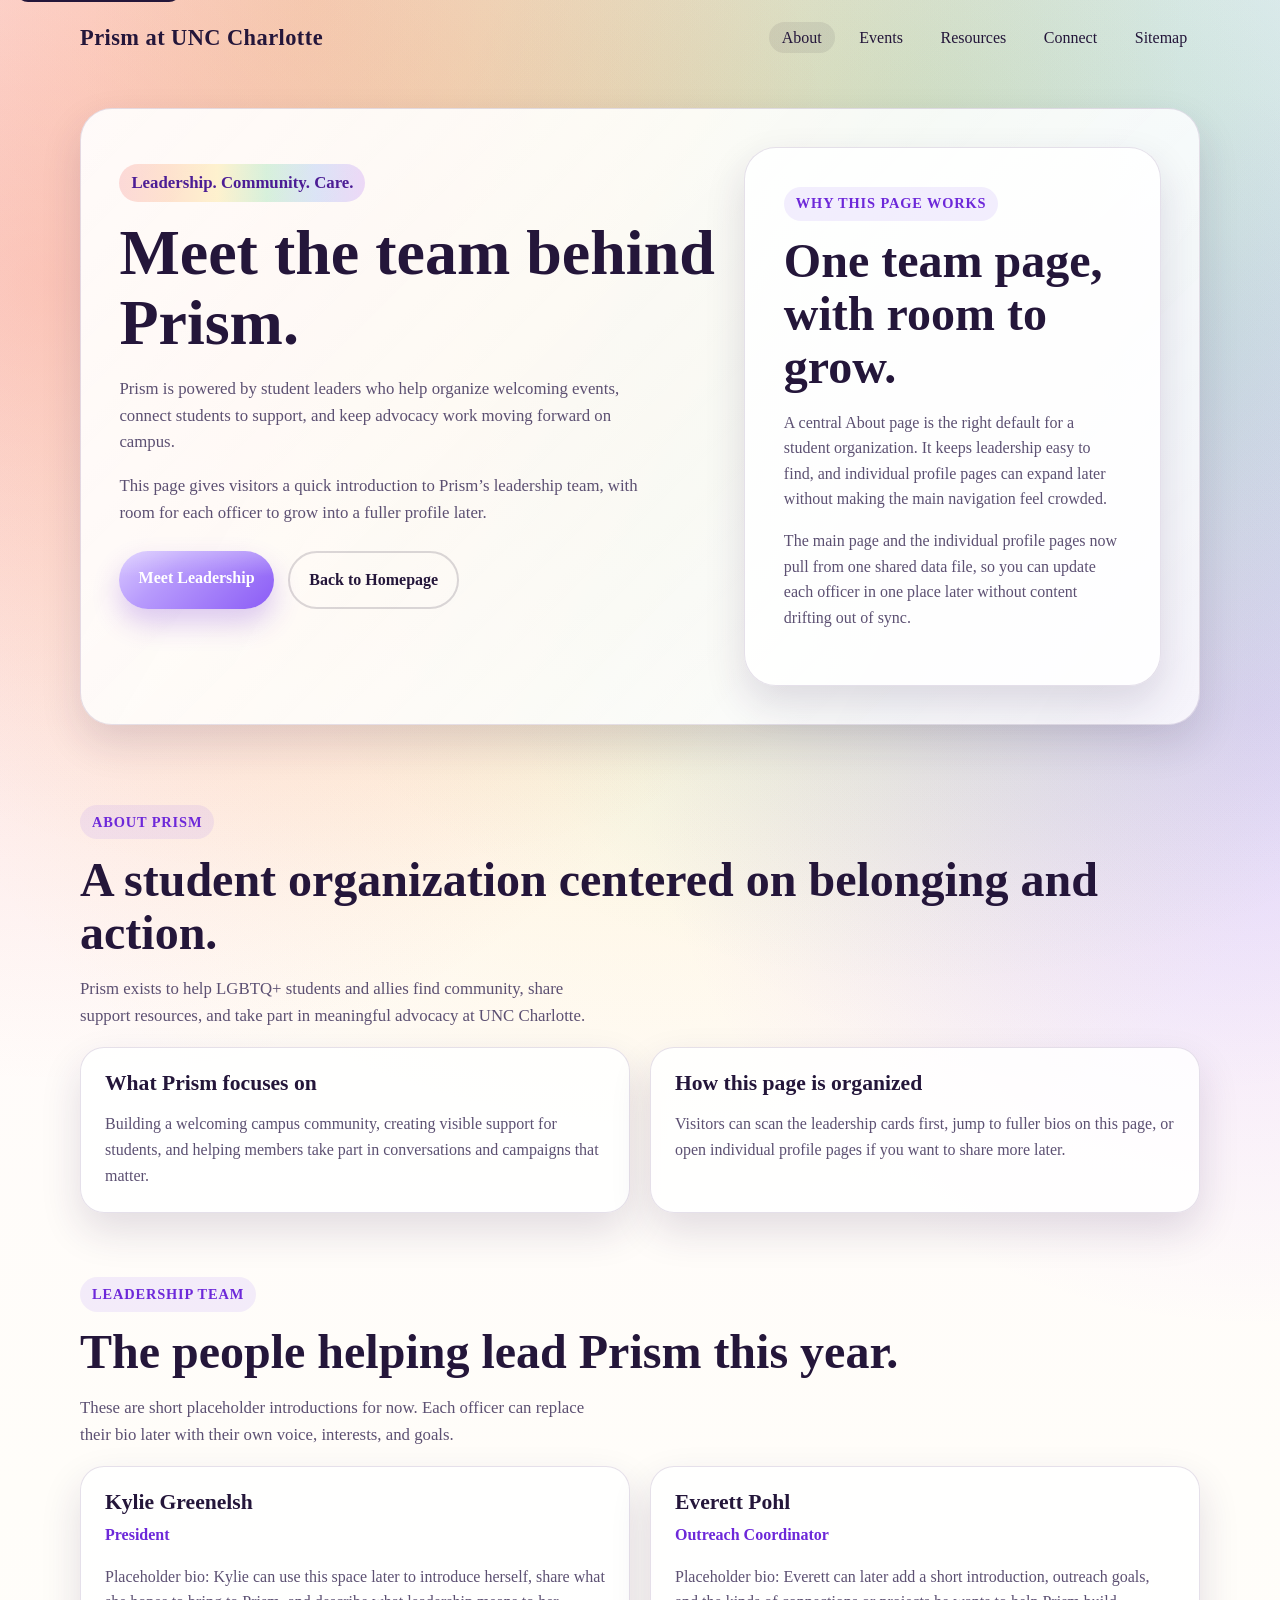
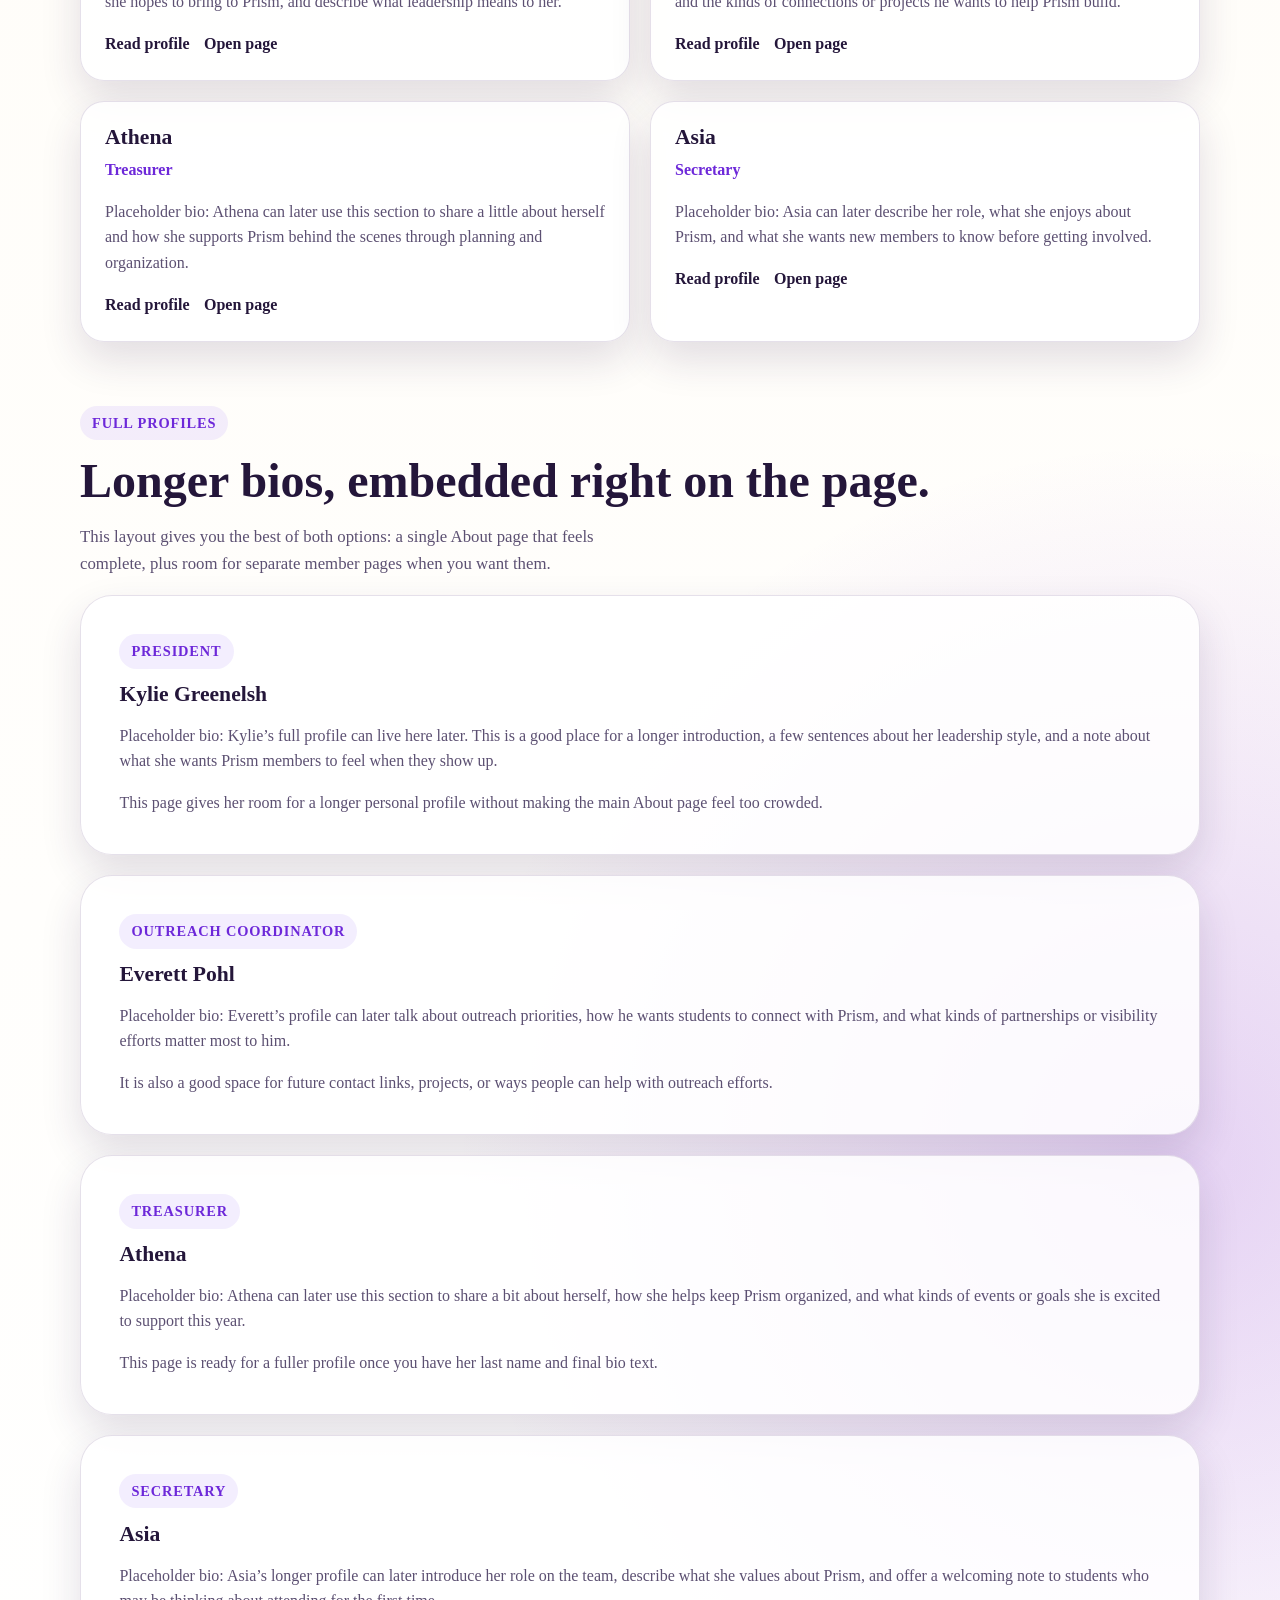
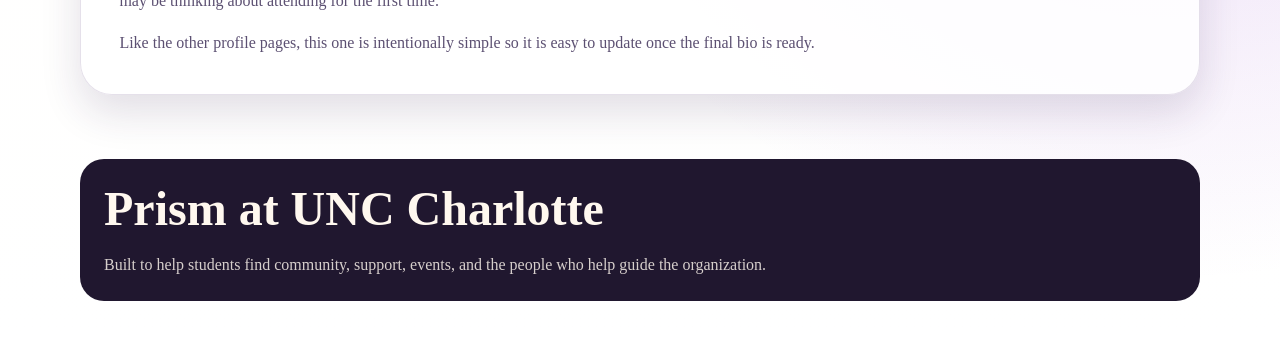
<file: prism/about.html>
<!DOCTYPE html>
<html lang="en">
  <head>
    <meta charset="UTF-8" />
    <meta name="viewport" content="width=device-width, initial-scale=1.0" />
    <meta
      name="description"
      content="Learn about Prism at UNC Charlotte and meet the student leaders helping build community, support, and advocacy on campus."
    />
    <title>About Prism | UNC Charlotte</title>
    <link rel="stylesheet" href="styles/base.css" />
    <link rel="stylesheet" href="styles/theme-default.css" />
  </head>
  <body class="theme-default about-page">
    <a class="skip-link" href="#main-content">Skip to main content</a>

    <header class="site-header">
      <a class="brand" href="index.html">Prism at UNC Charlotte</a>
      <nav aria-label="Primary">
        <ul class="nav-list">
          <li><a class="current" href="about.html" aria-current="page">About</a></li>
          <li><a href="index.html#events">Events</a></li>
          <li><a href="resources.html">Resources</a></li>
          <li><a href="index.html#connect">Connect</a></li>
          <li><a href="../sitemap.html">Sitemap</a></li>
        </ul>
      </nav>
    </header>

    <main id="main-content">
      <section class="hero" aria-labelledby="about-page-title">
        <div class="hero-panel">
          <div class="hero-copy">
            <p class="eyebrow">Leadership. Community. Care.</p>
            <h1 id="about-page-title">Meet the team behind Prism.</h1>
            <p>
              Prism is powered by student leaders who help organize welcoming events, connect
              students to support, and keep advocacy work moving forward on campus.
            </p>
            <p>
              This page gives visitors a quick introduction to Prism’s leadership team, with room
              for each officer to grow into a fuller profile later.
            </p>
            <div class="button-row">
              <a class="button button-primary" href="#leadership">Meet Leadership</a>
              <a class="button button-secondary" href="index.html">Back to Homepage</a>
            </div>
          </div>

          <aside class="mission-panel" aria-labelledby="about-mission-title">
            <span class="tag">Why this page works</span>
            <h2 id="about-mission-title">One team page, with room to grow.</h2>
            <p>
              A central About page is the right default for a student organization. It keeps
              leadership easy to find, and individual profile pages can expand later without making
              the main navigation feel crowded.
            </p>
            <p>
              The main page and the individual profile pages now pull from one shared data file, so
              you can update each officer in one place later without content drifting out of sync.
            </p>
          </aside>
        </div>
      </section>

      <section class="section" aria-labelledby="mission-title">
        <span class="tag">About Prism</span>
        <h2 id="mission-title">A student organization centered on belonging and action.</h2>
        <p class="section-intro">
          Prism exists to help LGBTQ+ students and allies find community, share support resources,
          and take part in meaningful advocacy at UNC Charlotte.
        </p>
        <div class="grid two-up">
          <article class="card">
            <h3>What Prism focuses on</h3>
            <p>
              Building a welcoming campus community, creating visible support for students, and
              helping members take part in conversations and campaigns that matter.
            </p>
          </article>
          <article class="card">
            <h3>How this page is organized</h3>
            <p>
              Visitors can scan the leadership cards first, jump to fuller bios on this page, or
              open individual profile pages if you want to share more later.
            </p>
          </article>
        </div>
      </section>

      <section class="section" id="leadership" aria-labelledby="leadership-title">
        <span class="tag">Leadership Team</span>
        <h2 id="leadership-title">The people helping lead Prism this year.</h2>
        <p class="section-intro">
          These are short placeholder introductions for now. Each officer can replace their bio
          later with their own voice, interests, and goals.
        </p>
        <noscript>
          <p class="section-intro">Enable JavaScript to load the leadership profiles on this page.</p>
        </noscript>
        <div class="grid cards" id="leadership-cards"></div>
      </section>

      <section class="section" aria-labelledby="profiles-title">
        <span class="tag">Full Profiles</span>
        <h2 id="profiles-title">Longer bios, embedded right on the page.</h2>
        <p class="section-intro">
          This layout gives you the best of both options: a single About page that feels complete,
          plus room for separate member pages when you want them.
        </p>
        <div class="bio-grid" id="profile-sections"></div>
      </section>
    </main>

    <footer class="site-footer">
      <div class="footer-panel">
        <h2>Prism at UNC Charlotte</h2>
        <p>
          Built to help students find community, support, events, and the people who help guide
          the organization.
        </p>
      </div>
    </footer>
    <script src="scripts/team-data.js"></script>
    <script src="scripts/render-team.js"></script>
  </body>
</html>
</file>
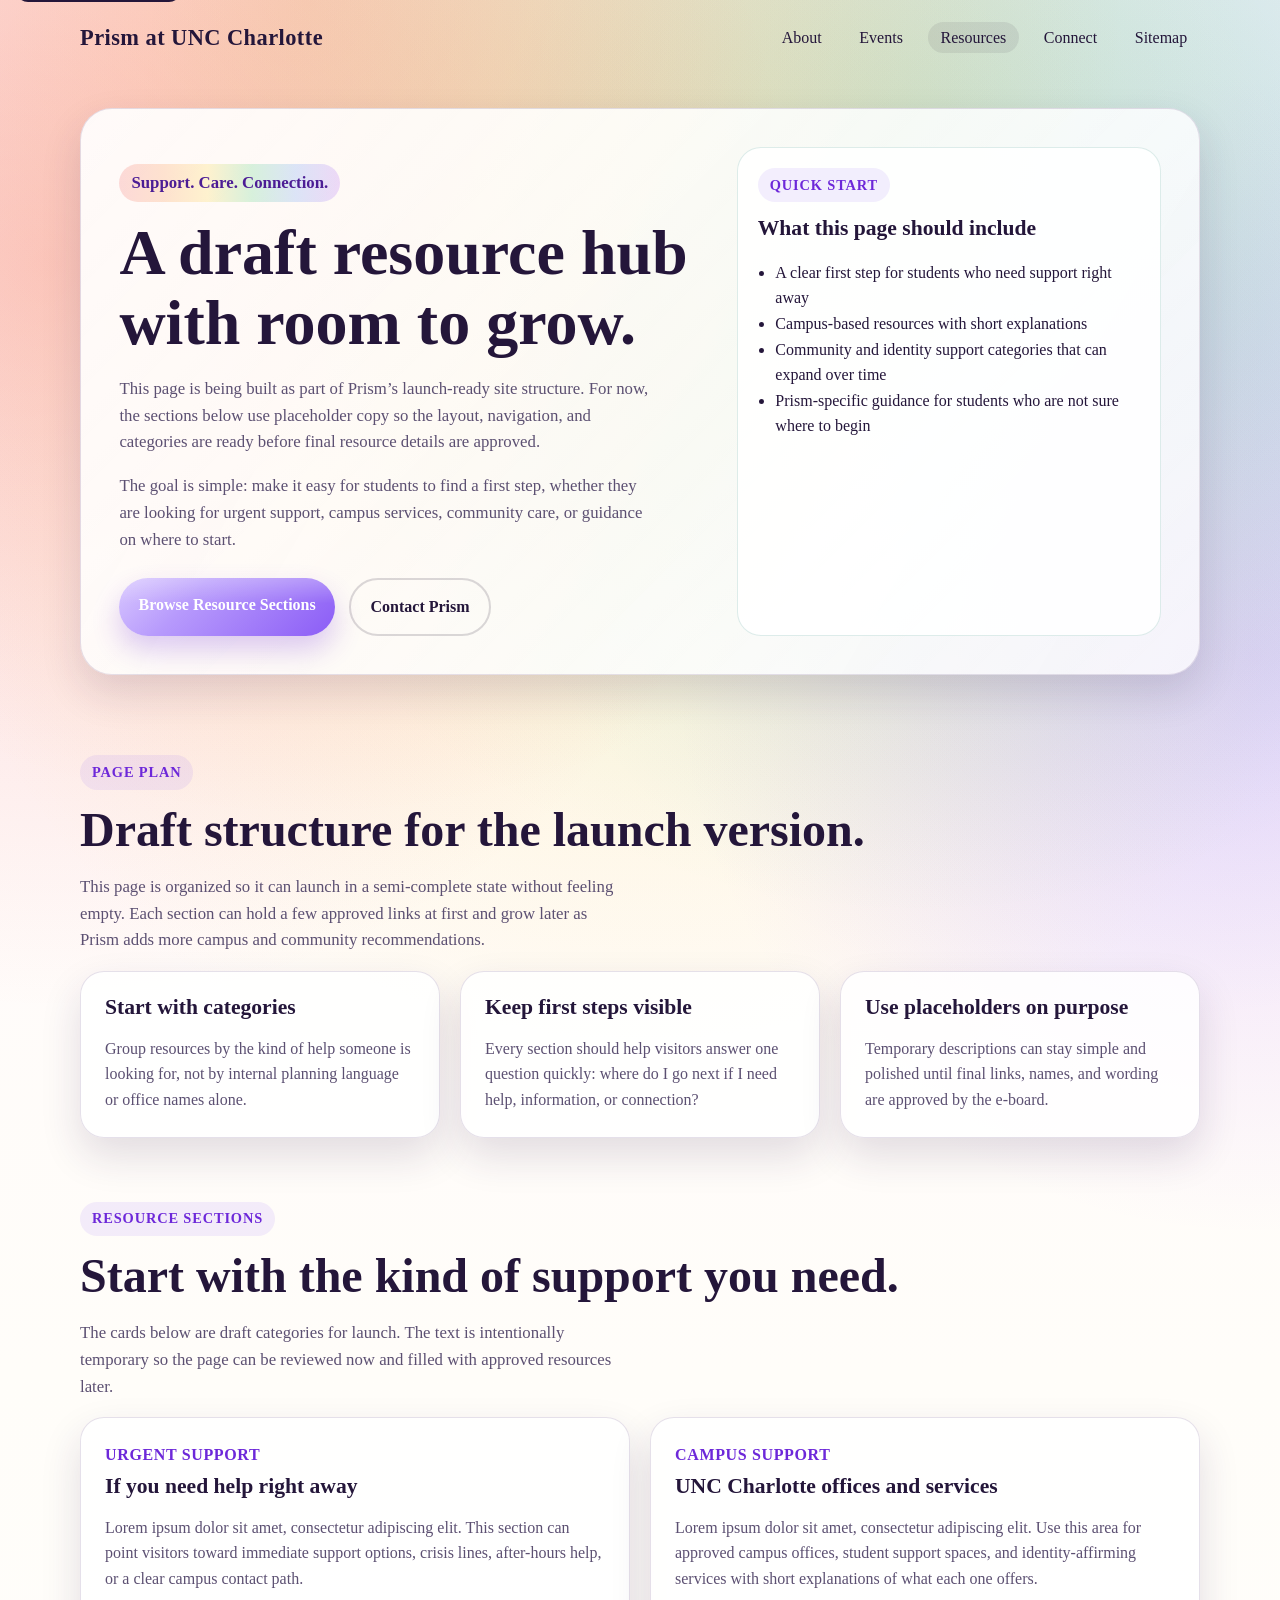
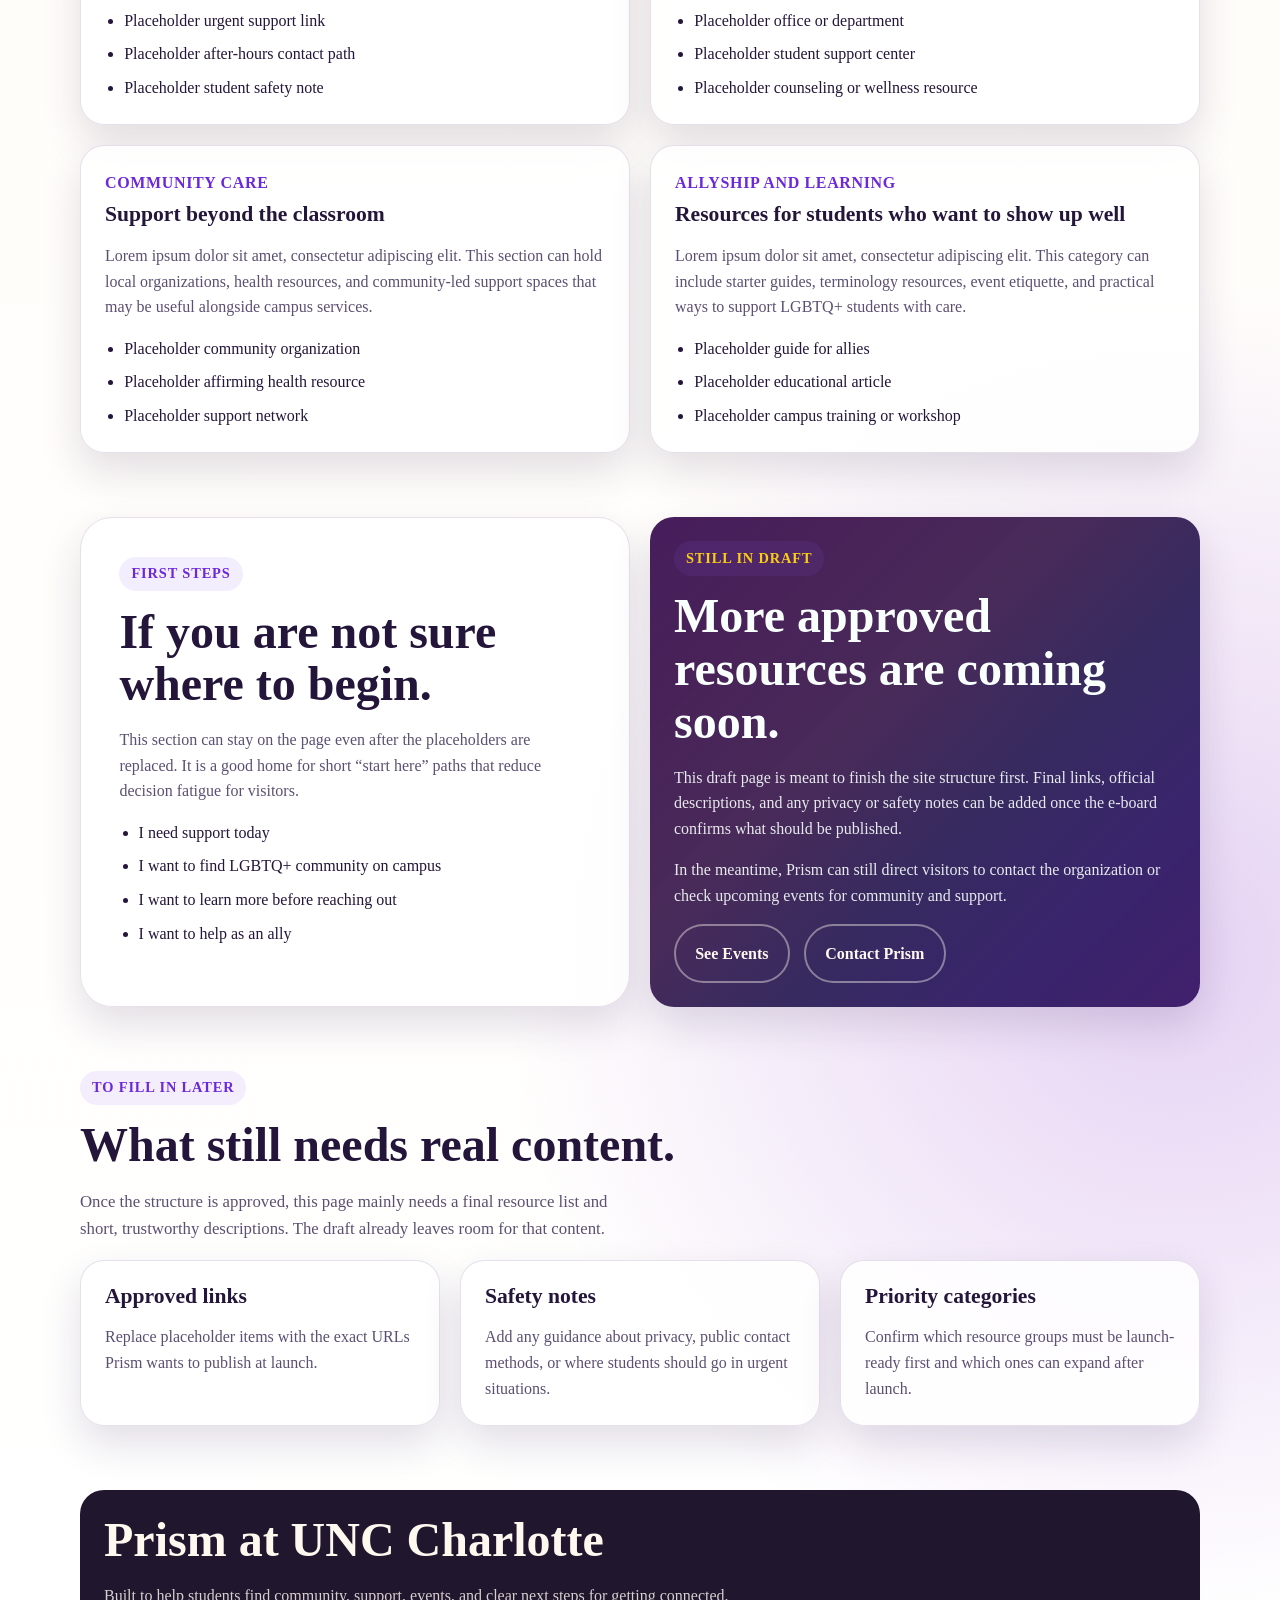
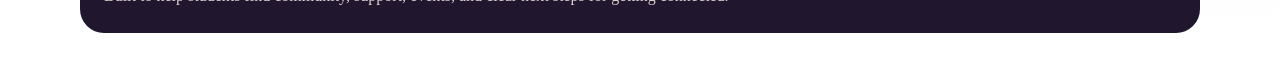
<file: prism/resources.html>
<!DOCTYPE html>
<html lang="en">
  <head>
    <meta charset="UTF-8" />
    <meta name="viewport" content="width=device-width, initial-scale=1.0" />
    <meta
      name="description"
      content="Find Prism resource categories, support pathways, and placeholder launch sections for LGBTQ+ students and allies at UNC Charlotte."
    />
    <title>Resources | Prism at UNC Charlotte</title>
    <link rel="stylesheet" href="styles/base.css" />
    <link rel="stylesheet" href="styles/theme-default.css" />
  </head>
  <body class="theme-default resources-page">
    <a class="skip-link" href="#main-content">Skip to main content</a>

    <header class="site-header">
      <a class="brand" href="index.html">Prism at UNC Charlotte</a>
      <nav aria-label="Primary">
        <ul class="nav-list">
          <li><a href="about.html">About</a></li>
          <li><a href="index.html#events">Events</a></li>
          <li><a class="current" href="resources.html" aria-current="page">Resources</a></li>
          <li><a href="index.html#connect">Connect</a></li>
          <li><a href="../sitemap.html">Sitemap</a></li>
        </ul>
      </nav>
    </header>

    <main id="main-content">
      <section class="hero" aria-labelledby="resources-page-title">
        <div class="hero-panel">
          <div class="hero-copy">
            <p class="eyebrow">Support. Care. Connection.</p>
            <h1 id="resources-page-title">A draft resource hub with room to grow.</h1>
            <p>
              This page is being built as part of Prism’s launch-ready site structure. For now,
              the sections below use placeholder copy so the layout, navigation, and categories are
              ready before final resource details are approved.
            </p>
            <p>
              The goal is simple: make it easy for students to find a first step, whether they are
              looking for urgent support, campus services, community care, or guidance on where to
              start.
            </p>
            <div class="button-row">
              <a class="button button-primary" href="#resource-groups">Browse Resource Sections</a>
              <a class="button button-secondary" href="index.html#connect">Contact Prism</a>
            </div>
          </div>

          <aside class="hero-card" aria-labelledby="resources-quick-start-title">
            <div>
              <span class="tag">Quick Start</span>
              <h2 id="resources-quick-start-title">What this page should include</h2>
            </div>
            <ul>
              <li>A clear first step for students who need support right away</li>
              <li>Campus-based resources with short explanations</li>
              <li>Community and identity support categories that can expand over time</li>
              <li>Prism-specific guidance for students who are not sure where to begin</li>
            </ul>
          </aside>
        </div>
      </section>

      <section class="section" aria-labelledby="plan-title">
        <span class="tag">Page Plan</span>
        <h2 id="plan-title">Draft structure for the launch version.</h2>
        <p class="section-intro">
          This page is organized so it can launch in a semi-complete state without feeling empty.
          Each section can hold a few approved links at first and grow later as Prism adds more
          campus and community recommendations.
        </p>
        <div class="grid three-up">
          <article class="card">
            <h3>Start with categories</h3>
            <p>
              Group resources by the kind of help someone is looking for, not by internal planning
              language or office names alone.
            </p>
          </article>
          <article class="card">
            <h3>Keep first steps visible</h3>
            <p>
              Every section should help visitors answer one question quickly: where do I go next if
              I need help, information, or connection?
            </p>
          </article>
          <article class="card">
            <h3>Use placeholders on purpose</h3>
            <p>
              Temporary descriptions can stay simple and polished until final links, names, and
              wording are approved by the e-board.
            </p>
          </article>
        </div>
      </section>

      <section class="section" id="resource-groups" aria-labelledby="resource-groups-title">
        <span class="tag">Resource Sections</span>
        <h2 id="resource-groups-title">Start with the kind of support you need.</h2>
        <p class="section-intro">
          The cards below are draft categories for launch. The text is intentionally temporary so
          the page can be reviewed now and filled with approved resources later.
        </p>
        <div class="grid two-up">
          <article class="card resource-card">
            <p class="resource-label">Urgent Support</p>
            <h3>If you need help right away</h3>
            <p>
              Lorem ipsum dolor sit amet, consectetur adipiscing elit. This section can point
              visitors toward immediate support options, crisis lines, after-hours help, or a clear
              campus contact path.
            </p>
            <ul class="resource-list">
              <li>Placeholder urgent support link</li>
              <li>Placeholder after-hours contact path</li>
              <li>Placeholder student safety note</li>
            </ul>
          </article>

          <article class="card resource-card">
            <p class="resource-label">Campus Support</p>
            <h3>UNC Charlotte offices and services</h3>
            <p>
              Lorem ipsum dolor sit amet, consectetur adipiscing elit. Use this area for approved
              campus offices, student support spaces, and identity-affirming services with short
              explanations of what each one offers.
            </p>
            <ul class="resource-list">
              <li>Placeholder office or department</li>
              <li>Placeholder student support center</li>
              <li>Placeholder counseling or wellness resource</li>
            </ul>
          </article>

          <article class="card resource-card">
            <p class="resource-label">Community Care</p>
            <h3>Support beyond the classroom</h3>
            <p>
              Lorem ipsum dolor sit amet, consectetur adipiscing elit. This section can hold local
              organizations, health resources, and community-led support spaces that may be useful
              alongside campus services.
            </p>
            <ul class="resource-list">
              <li>Placeholder community organization</li>
              <li>Placeholder affirming health resource</li>
              <li>Placeholder support network</li>
            </ul>
          </article>

          <article class="card resource-card">
            <p class="resource-label">Allyship and Learning</p>
            <h3>Resources for students who want to show up well</h3>
            <p>
              Lorem ipsum dolor sit amet, consectetur adipiscing elit. This category can include
              starter guides, terminology resources, event etiquette, and practical ways to support
              LGBTQ+ students with care.
            </p>
            <ul class="resource-list">
              <li>Placeholder guide for allies</li>
              <li>Placeholder educational article</li>
              <li>Placeholder campus training or workshop</li>
            </ul>
          </article>
        </div>
      </section>

      <section class="section" aria-labelledby="featured-paths-title">
        <div class="grid two-up">
          <article class="mission-panel">
            <span class="tag">First Steps</span>
            <h2 id="featured-paths-title">If you are not sure where to begin.</h2>
            <p>
              This section can stay on the page even after the placeholders are replaced. It is a
              good home for short “start here” paths that reduce decision fatigue for visitors.
            </p>
            <ul class="resource-list">
              <li>I need support today</li>
              <li>I want to find LGBTQ+ community on campus</li>
              <li>I want to learn more before reaching out</li>
              <li>I want to help as an ally</li>
            </ul>
          </article>

          <aside class="highlight-panel" aria-labelledby="updates-title">
            <span class="tag" style="color: #facc15;">Still In Draft</span>
            <h2 id="updates-title">More approved resources are coming soon.</h2>
            <p>
              This draft page is meant to finish the site structure first. Final links, official
              descriptions, and any privacy or safety notes can be added once the e-board confirms
              what should be published.
            </p>
            <p>
              In the meantime, Prism can still direct visitors to contact the organization or check
              upcoming events for community and support.
            </p>
            <div class="link-row">
              <a class="button button-secondary resource-button" href="index.html#events">
                See Events
              </a>
              <a class="button button-secondary resource-button" href="index.html#connect">
                Contact Prism
              </a>
            </div>
          </aside>
        </div>
      </section>

      <section class="section" aria-labelledby="missing-info-title">
        <span class="tag">To Fill In Later</span>
        <h2 id="missing-info-title">What still needs real content.</h2>
        <p class="section-intro">
          Once the structure is approved, this page mainly needs a final resource list and short,
          trustworthy descriptions. The draft already leaves room for that content.
        </p>
        <div class="grid three-up">
          <article class="card">
            <h3>Approved links</h3>
            <p>
              Replace placeholder items with the exact URLs Prism wants to publish at launch.
            </p>
          </article>
          <article class="card">
            <h3>Safety notes</h3>
            <p>
              Add any guidance about privacy, public contact methods, or where students should go
              in urgent situations.
            </p>
          </article>
          <article class="card">
            <h3>Priority categories</h3>
            <p>
              Confirm which resource groups must be launch-ready first and which ones can expand
              after launch.
            </p>
          </article>
        </div>
      </section>
    </main>

    <footer class="site-footer">
      <div class="footer-panel">
        <h2>Prism at UNC Charlotte</h2>
        <p>
          Built to help students find community, support, events, and clear next steps for getting
          connected.
        </p>
      </div>
    </footer>
  </body>
</html>
</file>
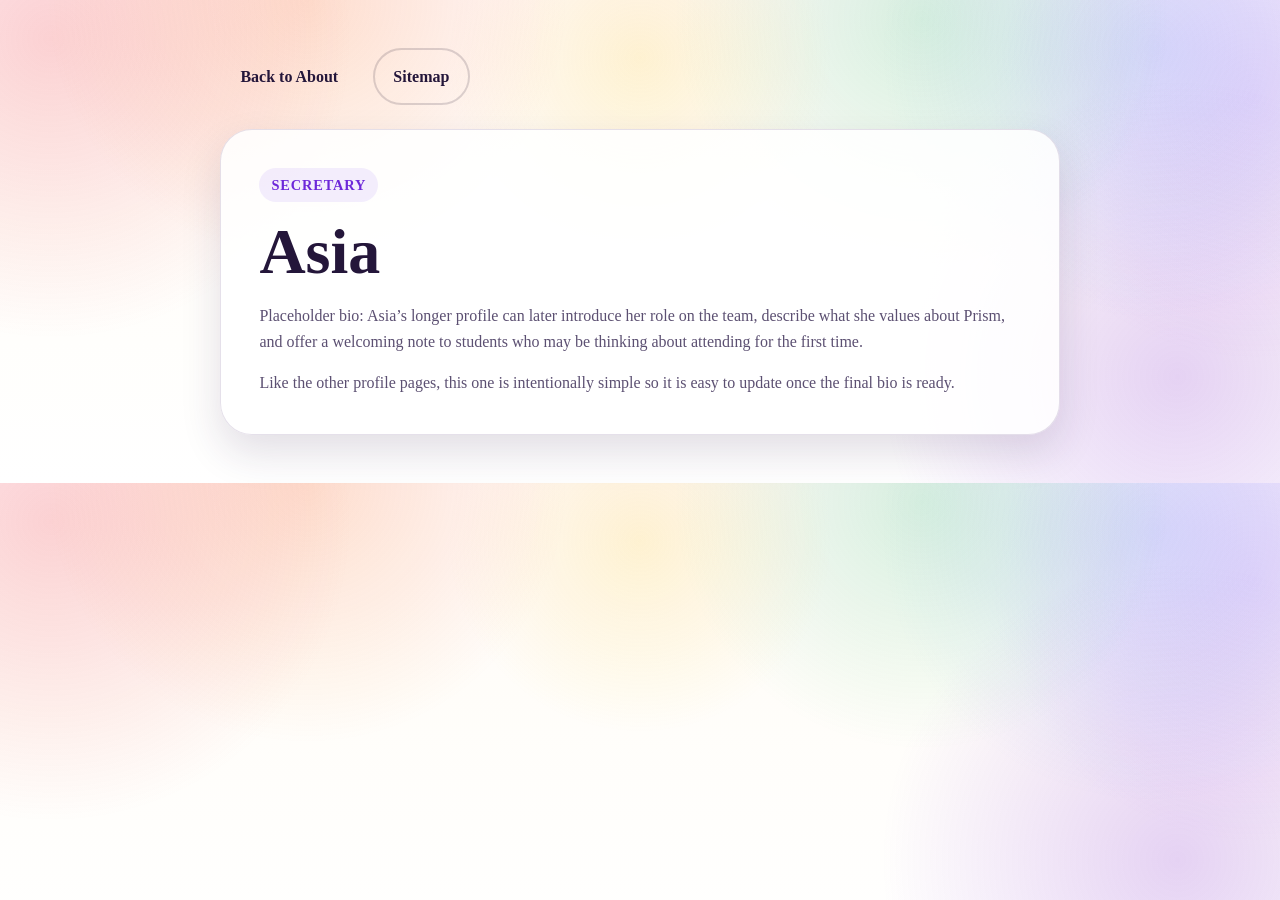
<file: prism/team/asia.html>
<!DOCTYPE html>
<html lang="en">
  <head>
    <meta charset="UTF-8" />
    <meta name="viewport" content="width=device-width, initial-scale=1.0" />
    <meta name="description" content="Leadership profile for a Prism officer at UNC Charlotte." />
    <title>Prism Leadership Profile</title>
    <link rel="stylesheet" href="../styles/base.css" />
    <link rel="stylesheet" href="../styles/theme-default.css" />
  </head>
  <body class="theme-default profile-page">
    <main class="wrap" data-member-page="asia">
      <div class="button-row">
        <a class="button" href="../about.html">Back to About</a>
        <a class="button button-secondary" href="../../sitemap.html">Sitemap</a>
      </div>
      <noscript><p>Enable JavaScript to load this profile.</p></noscript>
      <article class="panel" aria-labelledby="member-name">
        <span class="tag" id="member-role">Leadership</span>
        <h1 id="member-name">Loading profile...</h1>
        <div id="member-bio"></div>
      </article>
    </main>
    <script src="../scripts/team-data.js"></script>
    <script src="../scripts/render-team.js"></script>
  </body>
</html>
</file>
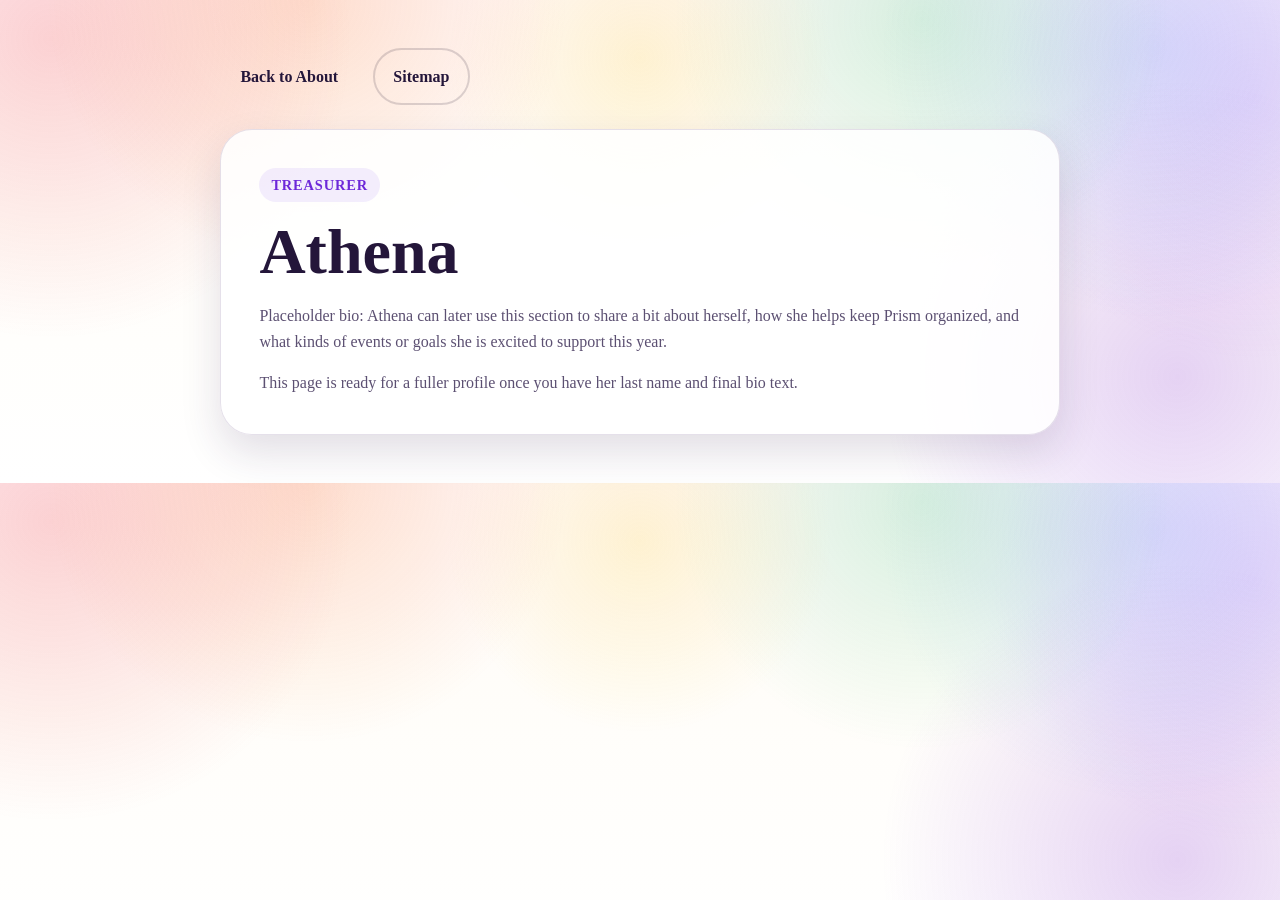
<file: prism/team/athena.html>
<!DOCTYPE html>
<html lang="en">
  <head>
    <meta charset="UTF-8" />
    <meta name="viewport" content="width=device-width, initial-scale=1.0" />
    <meta name="description" content="Leadership profile for a Prism officer at UNC Charlotte." />
    <title>Prism Leadership Profile</title>
    <link rel="stylesheet" href="../styles/base.css" />
    <link rel="stylesheet" href="../styles/theme-default.css" />
  </head>
  <body class="theme-default profile-page">
    <main class="wrap" data-member-page="athena">
      <div class="button-row">
        <a class="button" href="../about.html">Back to About</a>
        <a class="button button-secondary" href="../../sitemap.html">Sitemap</a>
      </div>
      <noscript><p>Enable JavaScript to load this profile.</p></noscript>
      <article class="panel" aria-labelledby="member-name">
        <span class="tag" id="member-role">Leadership</span>
        <h1 id="member-name">Loading profile...</h1>
        <div id="member-bio"></div>
      </article>
    </main>
    <script src="../scripts/team-data.js"></script>
    <script src="../scripts/render-team.js"></script>
  </body>
</html>
</file>
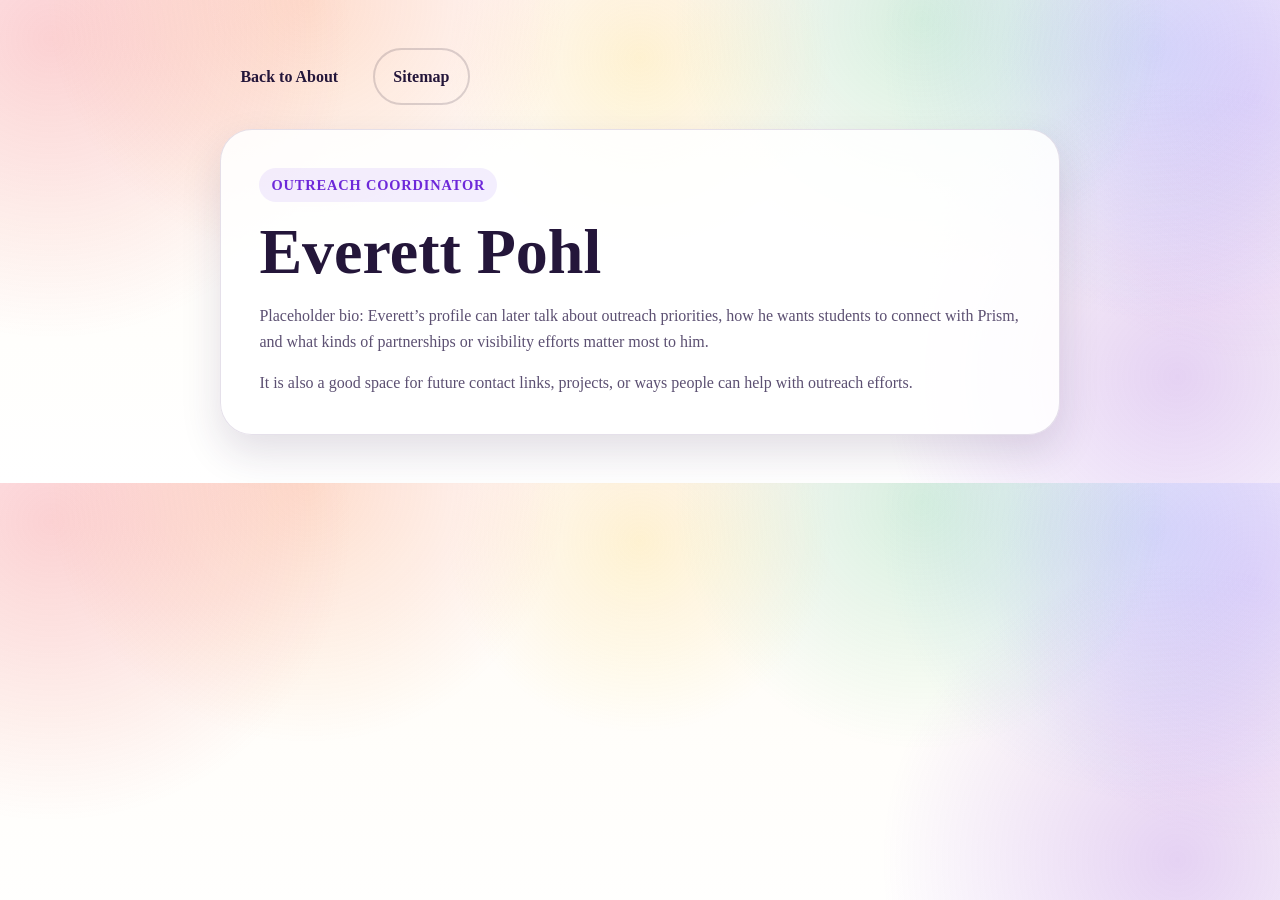
<file: prism/team/everett-pohl.html>
<!DOCTYPE html>
<html lang="en">
  <head>
    <meta charset="UTF-8" />
    <meta name="viewport" content="width=device-width, initial-scale=1.0" />
    <meta name="description" content="Leadership profile for a Prism officer at UNC Charlotte." />
    <title>Prism Leadership Profile</title>
    <link rel="stylesheet" href="../styles/base.css" />
    <link rel="stylesheet" href="../styles/theme-default.css" />
  </head>
  <body class="theme-default profile-page">
    <main class="wrap" data-member-page="everett-pohl">
      <div class="button-row">
        <a class="button" href="../about.html">Back to About</a>
        <a class="button button-secondary" href="../../sitemap.html">Sitemap</a>
      </div>
      <noscript><p>Enable JavaScript to load this profile.</p></noscript>
      <article class="panel" aria-labelledby="member-name">
        <span class="tag" id="member-role">Leadership</span>
        <h1 id="member-name">Loading profile...</h1>
        <div id="member-bio"></div>
      </article>
    </main>
    <script src="../scripts/team-data.js"></script>
    <script src="../scripts/render-team.js"></script>
  </body>
</html>
</file>
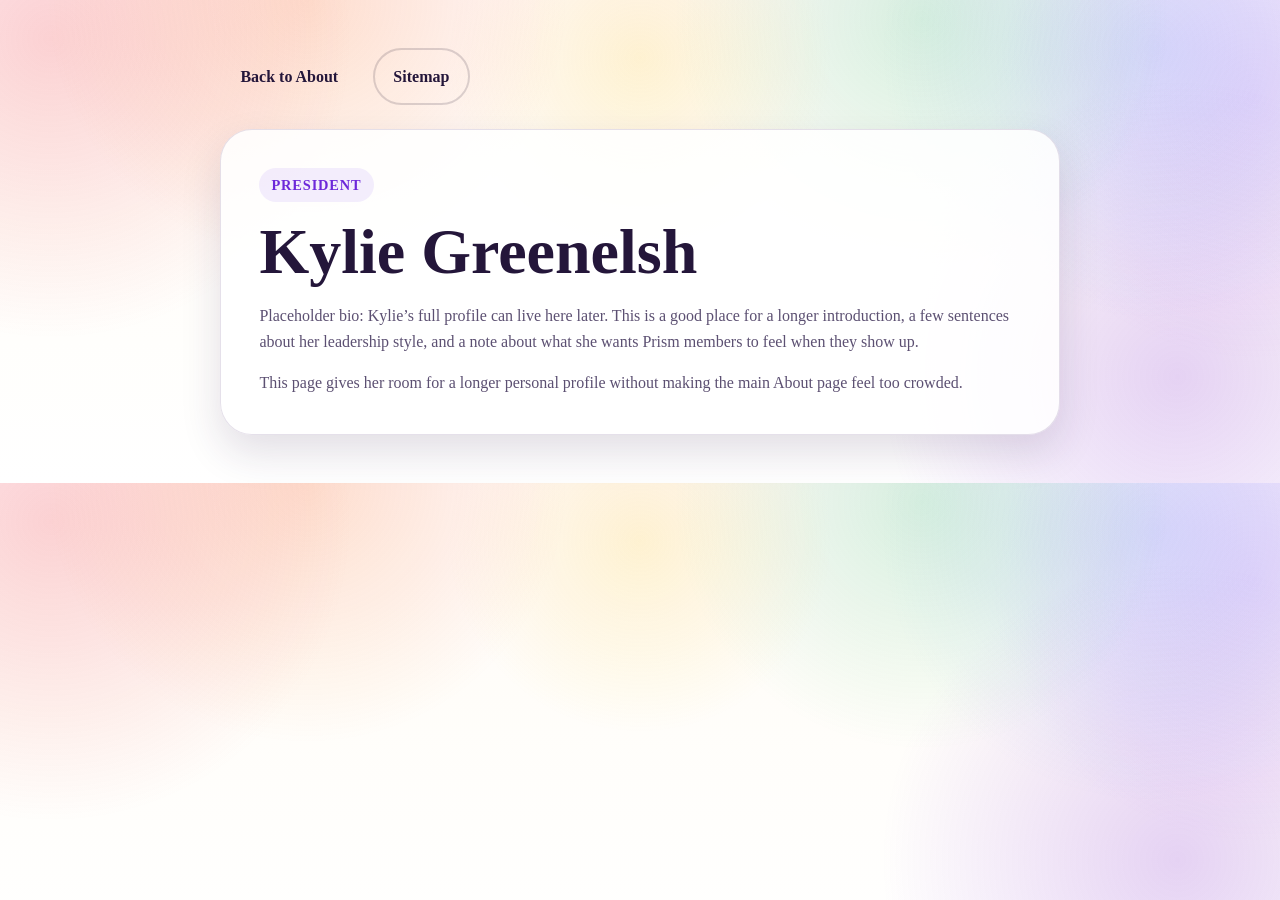
<file: prism/team/kylie-greenelsh.html>
<!DOCTYPE html>
<html lang="en">
  <head>
    <meta charset="UTF-8" />
    <meta name="viewport" content="width=device-width, initial-scale=1.0" />
    <meta name="description" content="Leadership profile for a Prism officer at UNC Charlotte." />
    <title>Prism Leadership Profile</title>
    <link rel="stylesheet" href="../styles/base.css" />
    <link rel="stylesheet" href="../styles/theme-default.css" />
  </head>
  <body class="theme-default profile-page">
    <main class="wrap" data-member-page="kylie-greenelsh">
      <div class="button-row">
        <a class="button" href="../about.html">Back to About</a>
        <a class="button button-secondary" href="../../sitemap.html">Sitemap</a>
      </div>
      <noscript><p>Enable JavaScript to load this profile.</p></noscript>
      <article class="panel" aria-labelledby="member-name">
        <span class="tag" id="member-role">Leadership</span>
        <h1 id="member-name">Loading profile...</h1>
        <div id="member-bio"></div>
      </article>
    </main>
    <script src="../scripts/team-data.js"></script>
    <script src="../scripts/render-team.js"></script>
  </body>
</html>
</file>
<file: styles/todo-links.css>
/* =========================
   TODO LINK SYSTEM
   Drop-in stylesheet
   ========================= */

/* Base link cleanup (optional but recommended) */
a {
  text-decoration: none;
  color: inherit;
}

a:hover,
a:focus-visible {
  text-decoration: underline;
}

/* -------------------------
   TODO LINK STYLING
   ------------------------- */

/* Any placeholder link OR explicitly marked TODO */
a[href="#"],
a[data-status="todo"] {
  color: #c2410c; /* accent color */
  text-decoration: underline dotted;
  position: relative;
  cursor: pointer;
}

/* Add visible label */
a[href="#"]::after,
a[data-status="todo"]::after {
  content: " (todo)";
  font-size: 0.8em;
  color: #c2410c;
  margin-left: 0.25rem;
}

/* Subtle hover effect */
a[href="#"]:hover,
a[data-status="todo"]:hover {
  background: rgba(194, 65, 12, 0.08);
}

/* -------------------------
   OPTIONAL: Disable clicks
   (uncomment if you want)
   ------------------------- */

/*
a[href="#"],
a[data-status="todo"] {
  pointer-events: none;
}
*/

/* -------------------------
   OPTIONAL: DEV MODE ONLY
   (only show TODOs when body has class="dev")
   ------------------------- */

/*
body:not(.dev) a[href="#"]::after,
body:not(.dev) a[data-status="todo"]::after {
  content: "";
}
*/
</file>
<file: prism/styles/base.css>
:root {
  --content-max-width: 1120px;
  --profile-max-width: 840px;
  --radius: 24px;
  --font-body: Georgia, "Times New Roman", serif;
  --font-heading: inherit;
  --color-text: #24163a;
  --color-muted: #5c5072;
  --color-border: rgba(70, 39, 106, 0.14);
  --color-surface: rgba(255, 255, 255, 0.84);
  --color-surface-strong: #ffffff;
  --color-skip-bg: #24163a;
  --color-skip-text: #ffffff;
  --color-tag-bg: rgba(139, 92, 246, 0.1);
  --color-tag-text: #6d28d9;
  --color-eyebrow-bg: rgba(139, 92, 246, 0.14);
  --color-eyebrow-text: #4c1d95;
  --color-nav-hover: rgba(31, 22, 48, 0.08);
  --color-button-secondary-border: rgba(31, 22, 48, 0.16);
  --shadow: 0 18px 40px rgba(49, 26, 76, 0.14);
  --page-background: #ffffff;
  --hero-panel-background: var(--color-surface);
  --card-background: var(--color-surface);
  --hero-card-background: rgba(255, 255, 255, 0.88);
  --hero-card-border: rgba(15, 118, 110, 0.14);
  --event-card-background: var(--color-surface-strong);
  --mission-panel-background: var(--color-surface);
  --bio-panel-background: var(--color-surface);
  --profile-panel-background: rgba(255, 255, 255, 0.88);
  --highlight-panel-background: #35185d;
  --highlight-panel-text: #f8fffd;
  --footer-panel-background: #20172f;
  --footer-panel-text: #fff8ef;
  --button-primary-background: #8b5cf6;
  --button-primary-background-hover: #6d28d9;
  --button-primary-text: #ffffff;
}

* {
  box-sizing: border-box;
}

html {
  scroll-behavior: smooth;
}

body {
  margin: 0;
  font-family: var(--font-body);
  line-height: 1.6;
  color: var(--color-text);
  background: var(--page-background);
}

a {
  color: inherit;
}

.skip-link {
  position: absolute;
  left: 1rem;
  top: -3rem;
  padding: 0.75rem 1rem;
  background: var(--color-skip-bg);
  color: var(--color-skip-text);
  border-radius: 0.75rem;
  z-index: 100;
}

.skip-link:focus {
  top: 1rem;
}

.site-header,
.hero,
.section,
.site-footer {
  width: min(calc(100% - 2rem), var(--content-max-width));
  margin: 0 auto;
}

.site-header {
  display: flex;
  align-items: center;
  justify-content: space-between;
  gap: 1rem;
  padding: 1.25rem 0;
}

.brand {
  font-size: 1.4rem;
  font-weight: 700;
  text-decoration: none;
  letter-spacing: 0.02em;
}

.nav-list {
  display: flex;
  flex-wrap: wrap;
  gap: 0.75rem;
  list-style: none;
  margin: 0;
  padding: 0;
}

.nav-list a {
  text-decoration: none;
  padding: 0.45rem 0.8rem;
  border-radius: 999px;
}

.nav-list a:hover,
.nav-list a:focus-visible,
.nav-list .current {
  background: var(--color-nav-hover);
  outline: none;
}

.hero {
  padding: 2rem 0 1rem;
}

.hero-panel,
.mission-panel,
.bio-panel,
.panel {
  padding: clamp(1.5rem, 3vw, 3rem);
  border: 1px solid var(--color-border);
  border-radius: 2rem;
  box-shadow: var(--shadow);
}

.hero-panel {
  display: grid;
  grid-template-columns: 1.4fr 1fr;
  gap: 1.5rem;
  align-items: stretch;
  background: var(--hero-panel-background);
}

.about-page .hero-panel {
  grid-template-columns: 1.3fr 0.9fr;
}

.eyebrow,
.tag {
  display: inline-block;
  padding: 0.35rem 0.75rem;
  border-radius: 999px;
  font-size: 0.9rem;
  font-weight: 700;
}

.eyebrow {
  margin-bottom: 1rem;
  background: var(--color-eyebrow-bg);
  color: var(--color-eyebrow-text);
}

.tag {
  margin-bottom: 0.9rem;
  color: var(--color-tag-text);
  background: var(--color-tag-bg);
  text-transform: uppercase;
  letter-spacing: 0.06em;
}

h1,
h2,
h3 {
  line-height: 1.1;
  margin-top: 0;
  font-family: var(--font-heading);
}

h1 {
  font-size: clamp(2.5rem, 5vw, 5rem);
  margin-bottom: 1rem;
}

h2 {
  font-size: clamp(2rem, 3.8vw, 3rem);
  margin-bottom: 0.75rem;
}

h3 {
  font-size: 1.35rem;
  margin-bottom: 0.45rem;
}

p {
  color: var(--color-muted);
}

.hero-copy p,
.section-intro {
  max-width: 64ch;
  font-size: 1.05rem;
}

.cta-row,
.button-row,
.link-row {
  display: flex;
  flex-wrap: wrap;
  gap: 0.9rem;
}

.cta-row {
  margin: 1.5rem 0;
}

.button-row {
  margin-top: 1.5rem;
}

.button {
  display: inline-block;
  text-decoration: none;
  font-weight: 700;
  padding: 0.9rem 1.2rem;
  border-radius: 999px;
  border: 2px solid transparent;
  background-clip: padding-box;
}

.button-primary {
  background: var(--button-primary-background);
  color: var(--button-primary-text);
  border: none;
  box-shadow: 0 14px 28px rgba(109, 40, 217, 0.24);
}

.button-primary:hover,
.button-primary:focus-visible {
  background: var(--button-primary-background-hover);
  outline: none;
}

.button-secondary {
  background: transparent;
  border-color: var(--color-button-secondary-border);
}

.button-secondary:hover,
.button-secondary:focus-visible {
  border-color: var(--color-text);
  outline: none;
}

.hero-note {
  margin: 0;
  font-size: 0.95rem;
}

.hero-card {
  display: grid;
  gap: 1rem;
  align-content: start;
  padding: 1.25rem;
  border-radius: 1.5rem;
  background: var(--hero-card-background);
  border: 1px solid var(--hero-card-border);
}

.hero-card h2 {
  font-size: 1.35rem;
  margin-bottom: 0.2rem;
}

.hero-card ul {
  margin: 0;
  padding-left: 1.1rem;
}

.section {
  padding: 4rem 0 0;
}

.grid,
.bio-grid {
  display: grid;
  gap: 1.25rem;
}

#featured-events {
  margin-top: 1.5rem;
}

.three-up {
  grid-template-columns: repeat(3, minmax(0, 1fr));
}

.two-up,
.cards {
  grid-template-columns: repeat(2, minmax(0, 1fr));
}

.card,
.mission-panel,
.bio-panel {
  background: var(--card-background);
}

.mission-panel {
  background: var(--mission-panel-background);
}

.bio-panel {
  background: var(--bio-panel-background);
  scroll-margin-top: 2rem;
}

.card {
  padding: 1.5rem;
  border: 1px solid var(--color-border);
  border-radius: var(--radius);
  box-shadow: var(--shadow);
}

.card p:last-child,
.bio-panel p:last-child,
.event-meta:last-child,
.panel p:last-child {
  margin-bottom: 0;
}

.event-card {
  background: var(--event-card-background);
}

.resource-card {
  height: 100%;
}

.resource-label {
  margin: 0 0 0.45rem;
  color: var(--color-tag-text);
  font-weight: 700;
  letter-spacing: 0.04em;
  text-transform: uppercase;
}

.event-meta {
  color: var(--color-muted);
}

.resource-list {
  margin: 1rem 0 0;
  padding-left: 1.2rem;
}

.resource-list li + li {
  margin-top: 0.5rem;
}

.role {
  margin: 0 0 0.5rem;
  color: var(--color-tag-text);
  font-weight: 700;
}

.link-row {
  margin-top: 1rem;
}

.profile-link {
  font-weight: 700;
  text-decoration: none;
}

.profile-link:hover,
.profile-link:focus-visible {
  text-decoration: underline;
  outline: none;
}

.highlight-panel {
  padding: 1.5rem;
  border-radius: var(--radius);
  background: var(--highlight-panel-background);
  color: var(--highlight-panel-text);
  box-shadow: var(--shadow);
}

.highlight-panel p {
  color: rgba(248, 255, 253, 0.9);
}

.resource-button {
  color: #fff8ef;
  border-color: rgba(255, 248, 239, 0.42);
}

.site-footer {
  padding: 4rem 0 2.5rem;
}

.footer-panel {
  padding: 1.5rem;
  border-radius: var(--radius);
  background: var(--footer-panel-background);
  color: var(--footer-panel-text);
}

.footer-panel p {
  margin-bottom: 0;
  color: rgba(255, 248, 239, 0.82);
}

.wrap {
  width: min(calc(100% - 2rem), var(--profile-max-width));
  margin: 0 auto;
  padding: 1.5rem 0 3rem;
}

.panel {
  margin-top: 1.5rem;
  background: var(--profile-panel-background);
}

.profile-page .button {
  padding: 0.85rem 1.15rem;
}

@media (max-width: 860px) {
  .site-header,
  .hero-panel,
  .three-up,
  .two-up,
  .cards {
    grid-template-columns: 1fr;
  }

  .site-header {
    display: grid;
    justify-content: stretch;
  }
}

@media (max-width: 620px) {
  body {
    font-size: 0.98rem;
  }

  .site-header {
    padding-top: 1rem;
  }

  .nav-list {
    gap: 0.35rem;
  }

  .site-header,
  .hero,
  .section,
  .site-footer,
  .wrap {
    width: min(calc(100% - 1.25rem), var(--content-max-width));
  }

  .profile-page .wrap {
    width: min(calc(100% - 1.25rem), var(--profile-max-width));
  }
}
</file>
<file: prism/styles/theme-default.css>
:root {
  --surface: rgba(255, 255, 255, 0.84);
  --surface-strong: #ffffff;
  --text: #24163a;
  --muted: #5c5072;
  --border: rgba(70, 39, 106, 0.14);
  --primary: #8b5cf6;
  --primary-dark: #6d28d9;
  --accent: #0f766e;
  --rainbow-red: rgba(239, 68, 68, 0.22);
  --rainbow-orange: rgba(249, 115, 22, 0.2);
  --rainbow-yellow: rgba(250, 204, 21, 0.18);
  --rainbow-green: rgba(34, 197, 94, 0.18);
  --rainbow-blue: rgba(59, 130, 246, 0.18);
  --rainbow-violet: rgba(168, 85, 247, 0.2);
  --rainbow-purple: rgba(126, 34, 206, 0.2);
  --color-text: var(--text);
  --color-muted: var(--muted);
  --color-border: var(--border);
  --color-surface: var(--surface);
  --color-surface-strong: var(--surface-strong);
  --page-background:
    radial-gradient(circle at 4% 8%, var(--rainbow-red), transparent 23%),
    radial-gradient(circle at 24% 0%, var(--rainbow-orange), transparent 24%),
    radial-gradient(circle at 50% 12%, var(--rainbow-yellow), transparent 25%),
    radial-gradient(circle at 72% 4%, var(--rainbow-green), transparent 24%),
    radial-gradient(circle at 90% 10%, var(--rainbow-blue), transparent 22%),
    radial-gradient(circle at 98% 20%, var(--rainbow-violet), transparent 20%),
    radial-gradient(circle at 92% 78%, var(--rainbow-purple), transparent 24%),
    linear-gradient(180deg, #fff8fb 0%, #fffdf9 42%, #ffffff 100%);
  --hero-panel-background:
    linear-gradient(135deg, rgba(255, 255, 255, 0.93), rgba(255, 255, 255, 0.8)),
    linear-gradient(
      120deg,
      rgba(239, 68, 68, 0.09) 0%,
      rgba(249, 115, 22, 0.09) 18%,
      rgba(250, 204, 21, 0.08) 35%,
      rgba(34, 197, 94, 0.08) 54%,
      rgba(59, 130, 246, 0.08) 73%,
      rgba(168, 85, 247, 0.1) 100%
    );
  --card-background: var(--surface);
  --event-card-background: var(--surface-strong);
  --mission-panel-background: var(--surface);
  --bio-panel-background: var(--surface);
  --profile-panel-background: rgba(255, 255, 255, 0.88);
  --hero-card-background: rgba(255, 255, 255, 0.88);
  --hero-card-border: rgba(15, 118, 110, 0.14);
  --color-tag-bg: rgba(139, 92, 246, 0.1);
  --color-tag-text: #6d28d9;
  --color-eyebrow-bg: linear-gradient(
    90deg,
    rgba(239, 68, 68, 0.18),
    rgba(249, 115, 22, 0.18),
    rgba(250, 204, 21, 0.18),
    rgba(34, 197, 94, 0.18),
    rgba(59, 130, 246, 0.18),
    rgba(168, 85, 247, 0.2)
  );
  --color-eyebrow-text: #4c1d95;
  --button-primary-background:
    linear-gradient(180deg, rgba(255, 255, 255, 0.26), rgba(255, 255, 255, 0) 44%),
    linear-gradient(135deg, #d8c7ff 0%, #b79afc 34%, var(--primary) 100%);
  --button-primary-background-hover:
    linear-gradient(180deg, rgba(255, 255, 255, 0.22), rgba(255, 255, 255, 0) 44%),
    linear-gradient(135deg, #c4b5fd 0%, #9f7aea 34%, var(--primary-dark) 100%);
  --highlight-panel-background:
    linear-gradient(rgba(53, 24, 93, 0.9), rgba(53, 24, 93, 0.9)),
    linear-gradient(
      135deg,
      rgba(239, 68, 68, 0.9),
      rgba(249, 115, 22, 0.9),
      rgba(250, 204, 21, 0.85),
      rgba(34, 197, 94, 0.85),
      rgba(59, 130, 246, 0.85),
      rgba(168, 85, 247, 0.9)
    );
  --highlight-panel-text: #f8fffd;
  --footer-panel-background: #20172f;
  --footer-panel-text: #fff8ef;
}
</file>
<file: styles/essay-guide.css>
.essay-guide-page {
  --guide-column-width: 760px;
}

.essay-guide-shell {
  padding: 1.25rem 0 3rem;
}

.essay-guide-topbar {
  display: flex;
  justify-content: space-between;
  gap: 1rem;
  align-items: center;
  margin-bottom: 1.5rem;
}

.essay-guide-nav {
  color: var(--muted);
  font-weight: 700;
  text-decoration: none;
}

.essay-guide-nav:hover,
.essay-guide-nav:focus-visible {
  color: var(--text);
  outline: none;
}

.essay-guide {
  width: min(100%, var(--guide-column-width));
  margin: 0 auto;
  padding: clamp(1.4rem, 3vw, 2.4rem);
  border: 1px solid var(--border);
  border-radius: calc(var(--radius) + 4px);
  background: linear-gradient(135deg, rgba(255, 255, 255, 0.9), rgba(245, 239, 227, 0.82));
  box-shadow: var(--shadow);
}

.essay-guide > section + section,
.essay-guide > header + section {
  margin-top: 2.3rem;
}

.essay-guide__header {
  padding-bottom: 1.6rem;
  border-bottom: 1px solid var(--border);
}

.essay-guide__title {
  margin-bottom: 0.85rem;
  font-size: clamp(2.35rem, 5vw, 4.1rem);
}

.essay-guide__subtitle,
.essay-guide__lede {
  max-width: 62ch;
}

.essay-guide__subtitle {
  margin-bottom: 0;
  font-size: 1.12rem;
}

.essay-guide__lede {
  font-size: 1.05rem;
}

.essay-guide__principle {
  padding: 1.2rem 1.25rem;
  border: 1px solid rgba(15, 118, 110, 0.16);
  border-radius: 1.15rem;
  background: rgba(15, 118, 110, 0.08);
}

.essay-guide__principle p {
  margin-bottom: 0;
  color: var(--text);
  font-size: 1.14rem;
}

.essay-guide__steps {
  display: grid;
  gap: 1.6rem;
}

.essay-guide__step + .essay-guide__step {
  padding-top: 1.6rem;
  border-top: 1px solid var(--border);
}

.essay-guide__step h3 {
  margin-bottom: 0.55rem;
  font-size: 1.45rem;
}

.essay-guide__step p:last-child {
  margin-bottom: 0;
}

.prompt-block {
  position: relative;
  margin-top: 1rem;
  padding: 1rem;
  border: 1px solid rgba(31, 23, 39, 0.1);
  border-radius: 1rem;
  background: rgba(255, 255, 255, 0.72);
}

.prompt-block__copy {
  position: absolute;
  top: 0.85rem;
  right: 0.85rem;
  min-width: 5.6rem;
  padding: 0.6rem 0.95rem;
  border: 1px solid rgba(31, 23, 39, 0.12);
  border-radius: 999px;
  background: rgba(255, 255, 255, 0.86);
  color: var(--text);
  font: inherit;
  font-weight: 700;
  cursor: pointer;
  transition:
    transform 160ms ease,
    background 160ms ease,
    border-color 160ms ease,
    color 160ms ease,
    opacity 180ms ease;
}

.prompt-block__copy:hover,
.prompt-block__copy:focus-visible {
  transform: translateY(-1px);
  border-color: rgba(31, 23, 39, 0.22);
  background: #ffffff;
  outline: none;
}

.prompt-block__copy.is-copied {
  border-color: rgba(15, 118, 110, 0.22);
  background: rgba(15, 118, 110, 0.12);
  color: var(--primary-dark);
}

.prompt-block pre {
  margin: 0;
  padding: 2.65rem 0 0;
  color: var(--text);
  font-family:
    ui-monospace,
    SFMono-Regular,
    Menlo,
    Monaco,
    Consolas,
    "Liberation Mono",
    "Courier New",
    monospace;
  font-size: 0.95rem;
  line-height: 1.65;
  white-space: pre-wrap;
  overflow-x: auto;
}

.essay-guide__avoid-list,
.essay-guide__workflow-list {
  margin: 1rem 0 0;
  padding-left: 1.25rem;
}

.essay-guide__avoid-list li + li,
.essay-guide__workflow-list li + li {
  margin-top: 0.5rem;
}

.essay-guide-footer {
  width: min(100%, var(--guide-column-width));
  margin: 1.5rem auto 0;
  text-align: center;
}

@media (max-width: 700px) {
  .essay-guide-shell {
    padding-top: 1rem;
  }

  .essay-guide-topbar {
    flex-direction: column;
    align-items: flex-start;
    margin-bottom: 1.1rem;
  }

  .essay-guide {
    padding: 1.2rem;
    border-radius: 1.5rem;
  }

  .prompt-block__copy {
    position: static;
    margin-bottom: 0.8rem;
  }

  .prompt-block pre {
    padding-top: 0;
    font-size: 0.92rem;
  }
}
</file>
<file: styles/sitemap-base.css>
:root {
  --sitemap-bg: #f6f3ee;
  --sitemap-panel: #ffffff;
  --sitemap-text: #1f1727;
  --sitemap-muted: #5f5668;
  --sitemap-border: rgba(31, 23, 39, 0.12);
  --sitemap-link: #0f766e;
  --sitemap-link-hover: #115e59;
  --sitemap-max-width: 960px;
  --sitemap-radius: 1rem;
  --sitemap-font: Georgia, "Times New Roman", serif;
  --sitemap-panel-shadow: 0 10px 24px rgba(31, 23, 39, 0.08);
  --sitemap-accent: #c2410c;
  --sitemap-chip-bg: rgba(15, 118, 110, 0.08);
  --sitemap-hero-bg: transparent;
}

* {
  box-sizing: border-box;
}

body {
  margin: 0;
  font-family: var(--sitemap-font);
  line-height: 1.6;
  color: var(--sitemap-text);
  background: var(--sitemap-bg);
}

main {
  width: min(calc(100% - 2rem), var(--sitemap-max-width));
  margin: 0 auto;
  padding: 2rem 0 3rem;
}

.sitemap-shell {
  display: grid;
  gap: 1rem;
}

.panel {
  padding: 1.5rem;
  border: 1px solid var(--sitemap-border);
  border-radius: var(--sitemap-radius);
  background: var(--sitemap-panel);
  box-shadow: var(--sitemap-panel-shadow);
}

h1,
h2 {
  line-height: 1.15;
  margin-top: 0;
}

p {
  color: var(--sitemap-muted);
}

.panel p:last-child {
  margin-bottom: 0;
}

.panel--hero {
  background: var(--sitemap-hero-bg, var(--sitemap-panel));
}

/* Legend labels the semantic meaning of the card dots used in the sitemap. */
.legend {
  display: flex;
  flex-wrap: wrap;
  gap: 0.6rem 1rem;
  margin-top: 1rem;
}

.legend-item {
  display: inline-flex;
  align-items: center;
  gap: 0.45rem;
  color: var(--sitemap-muted);
  font-size: 0.92rem;
}

.legend-dot {
  width: 0.8rem;
  height: 0.8rem;
  border-radius: 50%;
  flex: 0 0 auto;
}

.legend-dot--page {
  background: linear-gradient(135deg, #f59e0b, #f97316);
}

.legend-dot--file {
  background: #94a3b8;
}

.legend-dot--external {
  background: linear-gradient(135deg, #3b82f6, #14b8a6);
}

.eyebrow {
  display: inline-block;
  margin: 0 0 0.8rem;
  padding: 0.35rem 0.7rem;
  border-radius: 999px;
  background: var(--sitemap-chip-bg);
  color: var(--sitemap-link);
  font-size: 0.82rem;
  font-weight: 700;
  letter-spacing: 0.06em;
  text-transform: uppercase;
}

.section-top {
  display: flex;
  flex-wrap: wrap;
  align-items: baseline;
  justify-content: space-between;
  gap: 0.75rem;
  margin-bottom: 1rem;
}

.section-top h2 {
  margin-bottom: 0;
}

.section-note {
  margin: 0;
  font-size: 0.95rem;
}

.link-grid {
  display: grid;
  grid-template-columns: repeat(auto-fit, minmax(210px, 1fr));
  gap: 0.85rem;
}

/* Tree cards are intentionally high-level section summaries, not a raw file listing. */
.tree-grid {
  display: grid;
  grid-template-columns: repeat(auto-fit, minmax(210px, 1fr));
  gap: 0.85rem;
}

.tree-card {
  padding: 1rem;
  border: 1px dashed var(--sitemap-border);
  border-radius: calc(var(--sitemap-radius) * 0.8);
  background: rgba(255, 255, 255, 0.35);
}

.tree-card p {
  margin: 0.5rem 0 0;
  font-size: 0.94rem;
}

.tree-path {
  display: inline-block;
  font-weight: 700;
  color: var(--sitemap-text);
}

a {
  color: var(--sitemap-link);
}

a:hover,
a:focus-visible {
  color: var(--sitemap-link-hover);
}

.sitemap-link {
  display: block;
  height: 100%;
  padding: 1rem;
  border: 1px solid var(--sitemap-border);
  border-radius: calc(var(--sitemap-radius) * 0.8);
  background: rgba(255, 255, 255, 0.45);
  text-decoration: none;
  transition:
    transform 140ms ease,
    border-color 140ms ease,
    box-shadow 140ms ease,
    background 140ms ease;
}

.sitemap-link:hover,
.sitemap-link:focus-visible {
  transform: translateY(-2px);
  border-color: var(--sitemap-link);
  background: rgba(255, 255, 255, 0.78);
  box-shadow: 0 12px 22px rgba(31, 23, 39, 0.1);
  outline: none;
}

.link-title {
  display: block;
  font-weight: 700;
  color: var(--sitemap-text);
}

.sitemap-link--external .link-title::after {
  content: " ↗";
}

.link-meta {
  display: block;
  margin-top: 0.35rem;
  color: var(--sitemap-muted);
  font-size: 0.94rem;
}

@media (max-width: 640px) {
  main {
    width: min(calc(100% - 1rem), var(--sitemap-max-width));
    padding: 1rem 0 2rem;
  }

  .panel {
    padding: 1.1rem;
  }
}
</file>
<file: styles/sitemap-theme-bulletin.css>
:root {
  --sitemap-bg:
    radial-gradient(circle at 8% 10%, rgba(244, 63, 94, 0.16), transparent 20%),
    radial-gradient(circle at 92% 12%, rgba(59, 130, 246, 0.16), transparent 20%),
    radial-gradient(circle at 30% 88%, rgba(234, 179, 8, 0.14), transparent 24%),
    linear-gradient(180deg, #fff8ef 0%, #fffdf8 100%);
  --sitemap-panel: rgba(255, 253, 248, 0.9);
  --sitemap-text: #2d1630;
  --sitemap-muted: #6e556e;
  --sitemap-border: rgba(120, 56, 115, 0.18);
  --sitemap-link: #b4235f;
  --sitemap-link-hover: #7a123e;
  --sitemap-max-width: 1140px;
  --sitemap-radius: 1.4rem;
  --sitemap-font: "Trebuchet MS", "Segoe UI", sans-serif;
  --sitemap-panel-shadow: 0 22px 42px rgba(87, 40, 89, 0.12);
  --sitemap-chip-bg: rgba(180, 35, 95, 0.12);
  --sitemap-hero-bg:
    linear-gradient(135deg, rgba(255, 255, 255, 0.72), rgba(255, 255, 255, 0.86)),
    linear-gradient(
      120deg,
      rgba(244, 63, 94, 0.18),
      rgba(249, 115, 22, 0.14),
      rgba(234, 179, 8, 0.12),
      rgba(59, 130, 246, 0.12)
    );
}

body::before {
  content: "";
  position: fixed;
  inset: 0;
  pointer-events: none;
  background-image:
    linear-gradient(rgba(180, 35, 95, 0.04) 1px, transparent 1px),
    linear-gradient(90deg, rgba(180, 35, 95, 0.04) 1px, transparent 1px);
  background-size: 22px 22px;
  mask-image: linear-gradient(180deg, rgba(0, 0, 0, 0.8), transparent 85%);
}

.sitemap-shell {
  gap: 1.25rem;
}

.panel {
  position: relative;
  overflow: hidden;
  backdrop-filter: blur(8px);
}

.panel::after {
  content: "";
  position: absolute;
  inset: auto -40px -40px auto;
  width: 120px;
  height: 120px;
  border-radius: 999px;
  background: radial-gradient(circle, rgba(180, 35, 95, 0.12), transparent 68%);
  pointer-events: none;
}

.panel--hero {
  padding: 2rem;
}

.panel--hero h1 {
  font-size: clamp(2.8rem, 6vw, 5rem);
  margin-bottom: 0.8rem;
  letter-spacing: 0.01em;
}

.panel--hero .hero-copy {
  max-width: 56ch;
  font-size: 1.05rem;
}

.section-top {
  margin-bottom: 1.1rem;
}

.section-top h2 {
  font-size: clamp(1.5rem, 3vw, 2.2rem);
  letter-spacing: 0.01em;
}

.section-note {
  padding: 0.25rem 0.6rem;
  border-radius: 999px;
  background: rgba(122, 18, 62, 0.08);
}

.link-grid {
  grid-template-columns: repeat(auto-fit, minmax(220px, 1fr));
  gap: 1rem;
}

.tree-grid {
  grid-template-columns: repeat(auto-fit, minmax(220px, 1fr));
  gap: 1rem;
}

.tree-card {
  background:
    linear-gradient(180deg, rgba(255, 255, 255, 0.76), rgba(255, 255, 255, 0.62)),
    linear-gradient(135deg, rgba(244, 63, 94, 0.06), rgba(59, 130, 246, 0.04));
}

.sitemap-link {
  position: relative;
  min-height: 122px;
  border-width: 2px;
  background:
    linear-gradient(180deg, rgba(255, 255, 255, 0.82), rgba(255, 255, 255, 0.7)),
    linear-gradient(135deg, rgba(244, 63, 94, 0.08), rgba(59, 130, 246, 0.06));
}

.sitemap-link::before {
  content: "";
  position: absolute;
  top: 14px;
  right: 14px;
  width: 14px;
  height: 14px;
  border-radius: 50%;
  background: linear-gradient(135deg, #f43f5e, #f59e0b, #3b82f6);
  box-shadow: 0 0 0 4px rgba(255, 255, 255, 0.8);
}

/* Card dot colors must stay aligned with the legend in sitemap.html. */
.sitemap-link--page::before {
  background: linear-gradient(135deg, #f59e0b, #f97316);
}

.sitemap-link--file::before {
  background: #94a3b8;
}

.sitemap-link--external::before {
  background: linear-gradient(135deg, #3b82f6, #14b8a6);
}

.sitemap-link:hover,
.sitemap-link:focus-visible {
  transform: translateY(-4px) rotate(-0.4deg);
  box-shadow: 0 18px 30px rgba(87, 40, 89, 0.16);
}

.link-title {
  padding-right: 1.5rem;
  font-size: 1.02rem;
}

.link-meta {
  margin-top: 0.45rem;
  max-width: 24ch;
}

@media (min-width: 900px) {
  main {
    width: min(calc(100% - 2rem), 1360px);
    margin: 0 auto;
  }

  .sitemap-shell {
    display: grid;
    grid-template-columns: repeat(12, minmax(0, 1fr));
    gap: 1.4rem 1.2rem;
    align-items: start;
  }

  .panel {
    transform-origin: center;
    width: 100%;
    margin: 0;
  }

  .panel:nth-child(1) {
    grid-column: 1 / 8;
  }

  .panel:nth-child(2) {
    grid-column: 8 / 13;
    transform: translateY(2rem) rotate(0.45deg);
  }

  .panel:nth-child(3) {
    grid-column: 1 / 10;
    transform: translateY(0.5rem) rotate(-0.4deg);
  }

  .panel:nth-child(4) {
    grid-column: 9 / 13;
    transform: translateY(-4.5rem) rotate(0.6deg);
  }

  .panel:nth-child(5) {
    grid-column: 2 / 7;
    transform: translateY(-2.2rem) rotate(-0.5deg);
  }

  .panel:nth-child(6) {
    grid-column: 7 / 13;
    transform: translateY(-6rem) rotate(0.45deg);
  }

  .panel:nth-child(7) {
    grid-column: 3 / 11;
    transform: translateY(-4.2rem) rotate(-0.35deg);
  }

  .section-top {
    margin-bottom: 1.2rem;
  }

  .link-grid {
    display: grid;
    grid-template-columns: repeat(12, minmax(0, 1fr));
    align-items: stretch;
    gap: 1rem 1.1rem;
  }

  .sitemap-link {
    grid-column: span 4;
    min-height: 122px;
    transform: none;
  }

  .panel:nth-child(2) .tree-card {
    grid-column: span 6;
  }

  .panel:nth-child(3) .sitemap-link {
    grid-column: span 4;
  }

  .panel:nth-child(4) .sitemap-link {
    grid-column: 1 / -1;
  }

  .panel:nth-child(5) .sitemap-link {
    grid-column: span 4;
  }

  .panel:nth-child(6) .sitemap-link {
    grid-column: span 4;
  }

  .panel:nth-child(7) .sitemap-link {
    grid-column: span 6;
  }

  .sitemap-link:hover,
  .sitemap-link:focus-visible {
    transform: translateY(-6px) scale(1.01);
  }
}

@media (min-width: 900px) and (max-width: 1180px) {
  .sitemap-shell {
    grid-template-columns: repeat(8, minmax(0, 1fr));
  }

  .panel:nth-child(1) {
    grid-column: 1 / 7;
  }

  .panel:nth-child(2) {
    grid-column: 5 / 9;
    transform: translateY(0.4rem) rotate(0.35deg);
  }

  .panel:nth-child(3) {
    grid-column: 1 / 9;
    transform: translateY(0.25rem) rotate(-0.35deg);
  }

  .panel:nth-child(4) {
    grid-column: 5 / 9;
    transform: translateY(-1rem) rotate(0.45deg);
  }

  .panel:nth-child(5) {
    grid-column: 1 / 6;
    transform: translateY(-0.5rem) rotate(-0.4deg);
  }

  .panel:nth-child(6) {
    grid-column: 3 / 9;
    transform: translateY(-1.8rem) rotate(0.35deg);
  }

  .panel:nth-child(7) {
    grid-column: 2 / 8;
    transform: translateY(-1rem) rotate(-0.3deg);
  }

  .link-grid {
    grid-template-columns: repeat(6, minmax(0, 1fr));
  }

  .tree-grid {
    grid-template-columns: repeat(6, minmax(0, 1fr));
  }

  .panel:nth-child(2) .tree-card {
    grid-column: span 3;
  }

  .sitemap-link {
    grid-column: span 3;
  }

  .panel:nth-child(2) .sitemap-link {
    grid-column: span 3;
  }

  .panel:nth-child(3) .sitemap-link {
    grid-column: span 3;
  }

  .panel:nth-child(4) .sitemap-link {
    grid-column: 1 / -1;
  }

  .panel:nth-child(5) .sitemap-link {
    grid-column: span 2;
  }

  .panel:nth-child(6) .sitemap-link {
    grid-column: span 2;
  }

  .panel:nth-child(7) .sitemap-link {
    grid-column: span 3;
  }
}

@media (max-width: 640px) {
  .panel--hero {
    padding: 1.4rem;
  }
}
</file>
